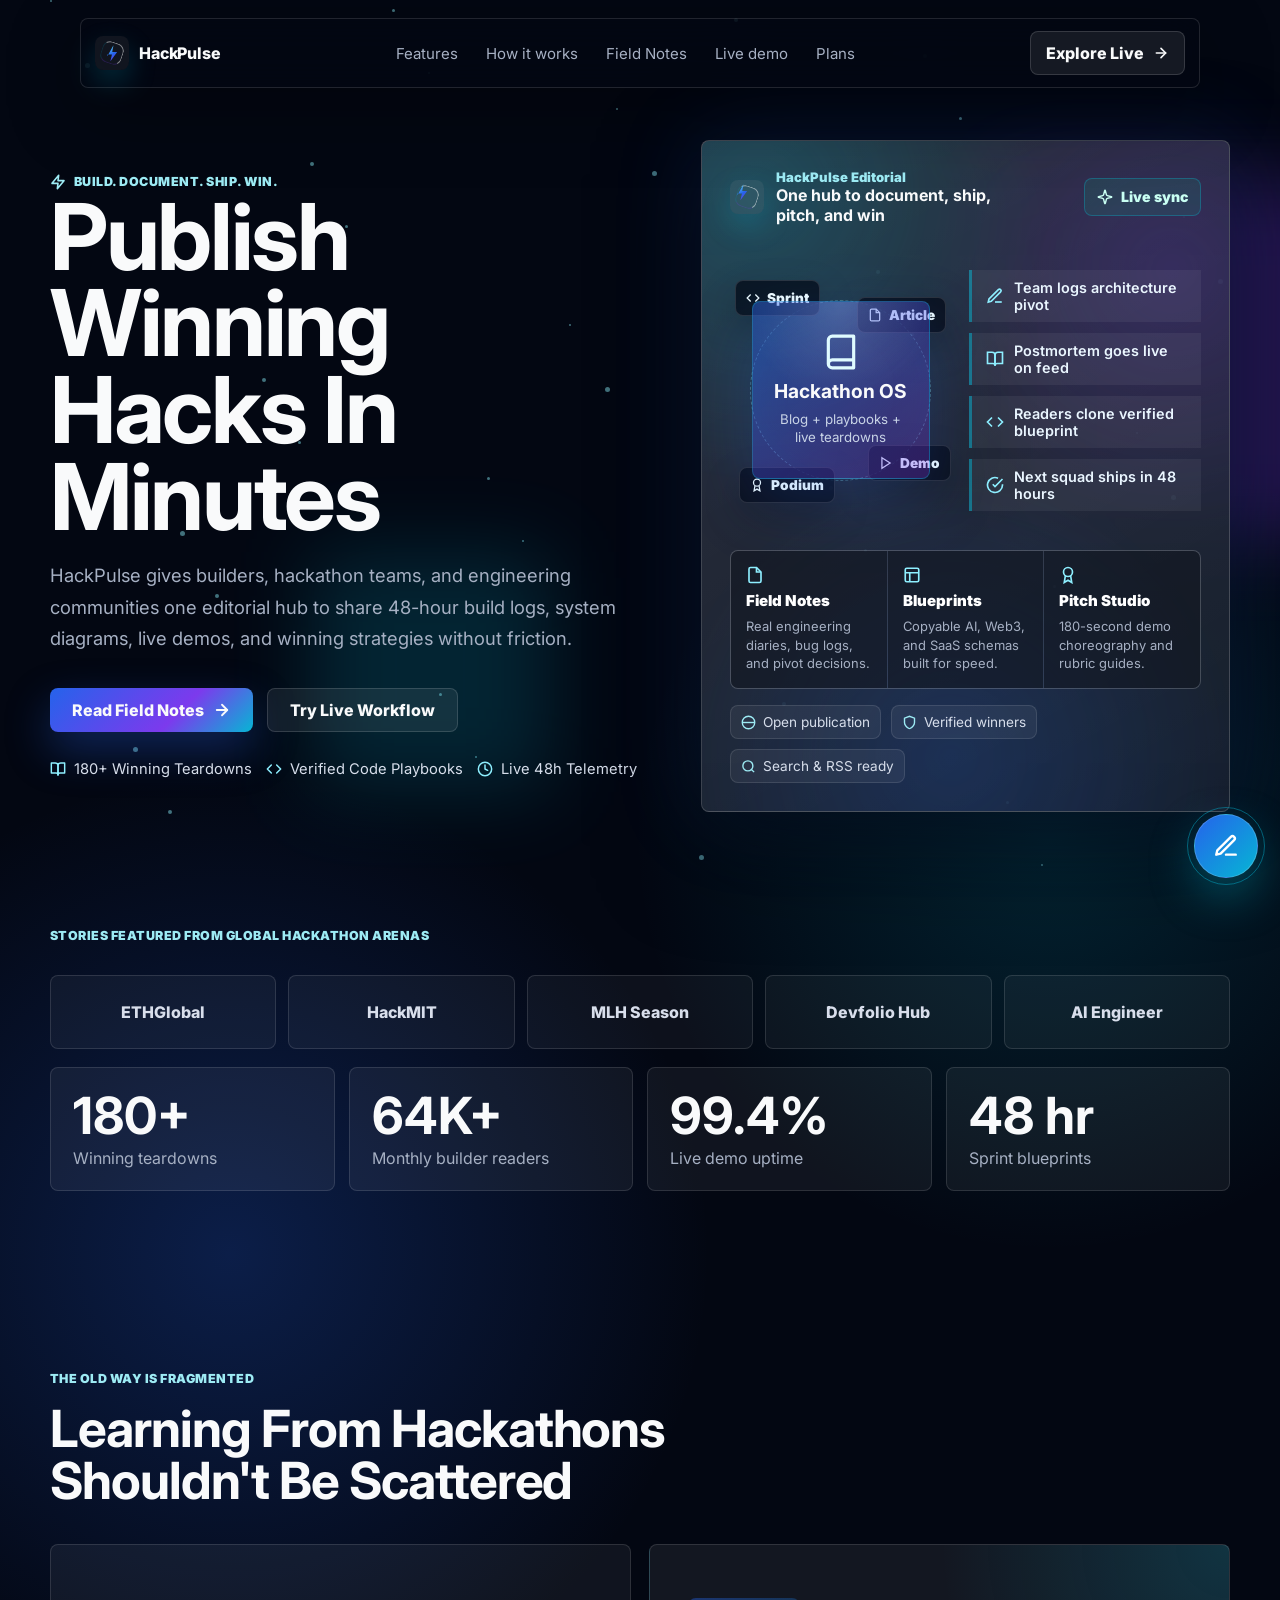
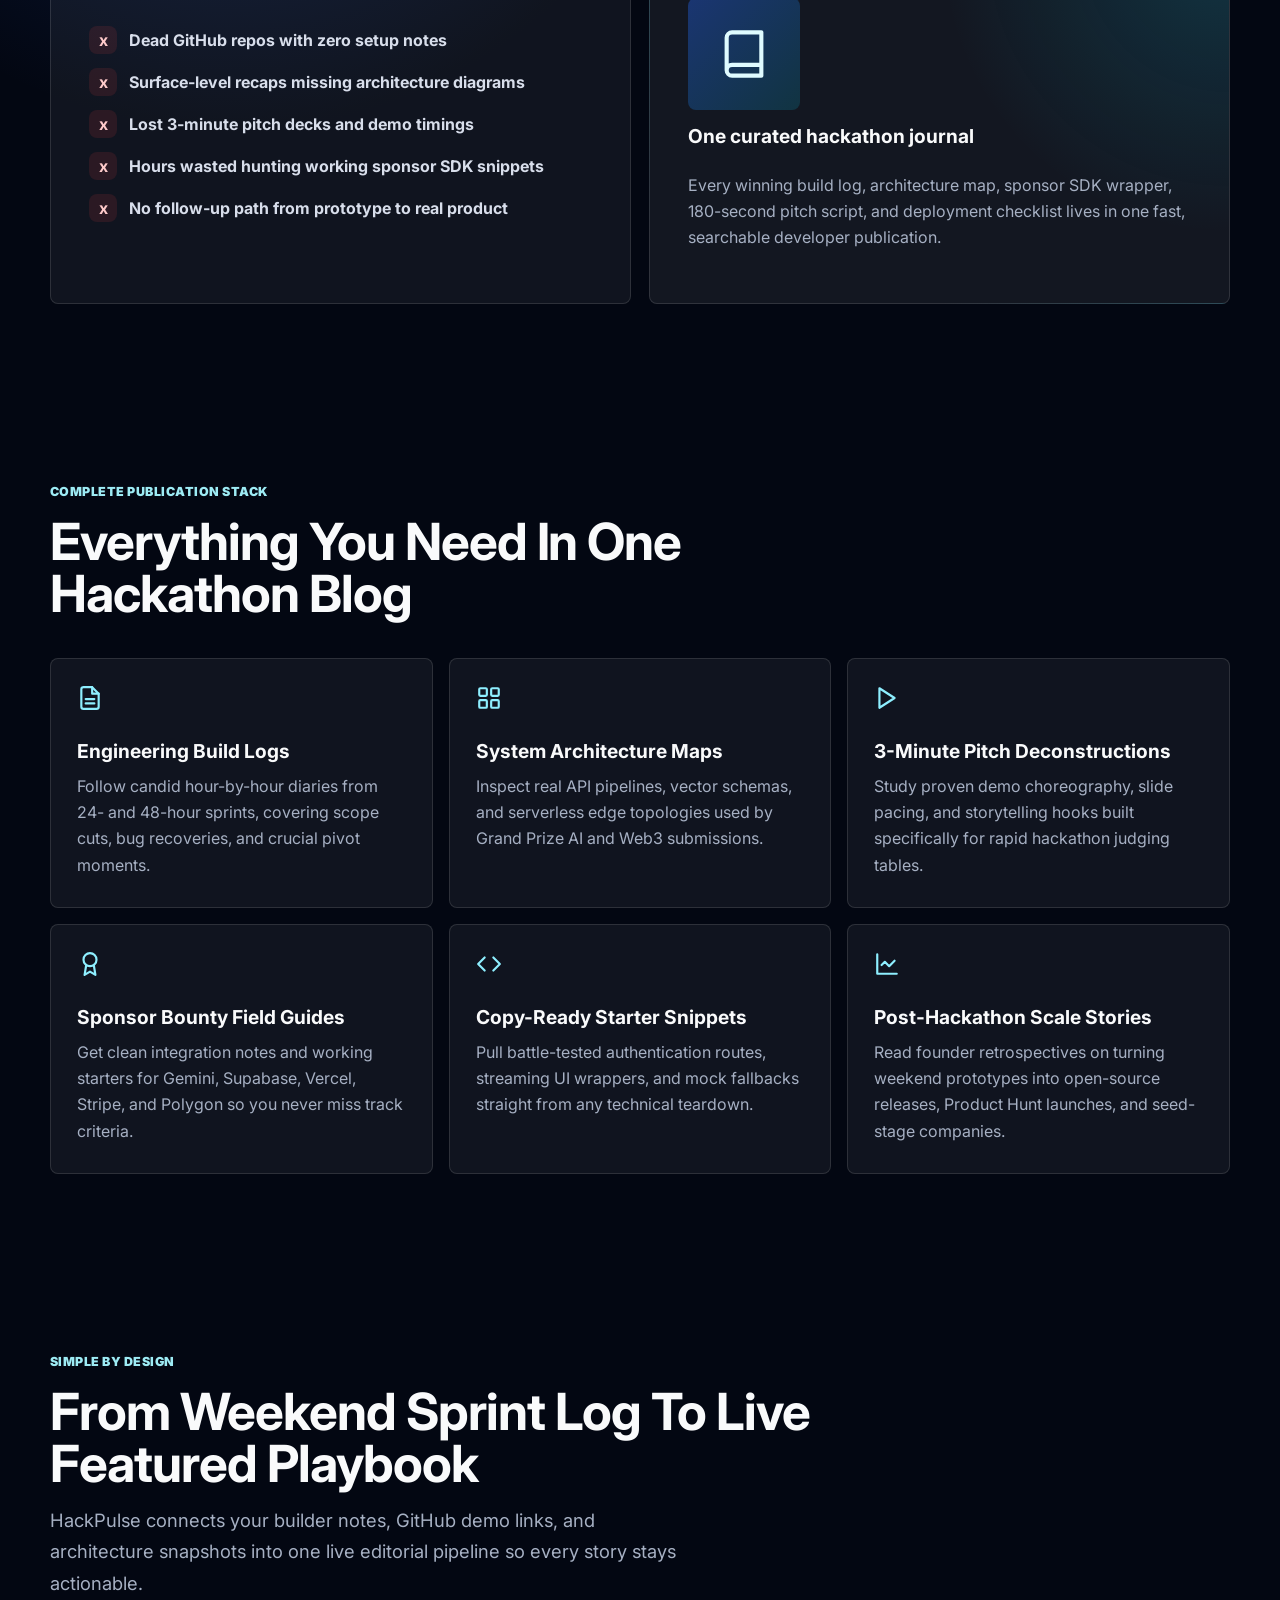
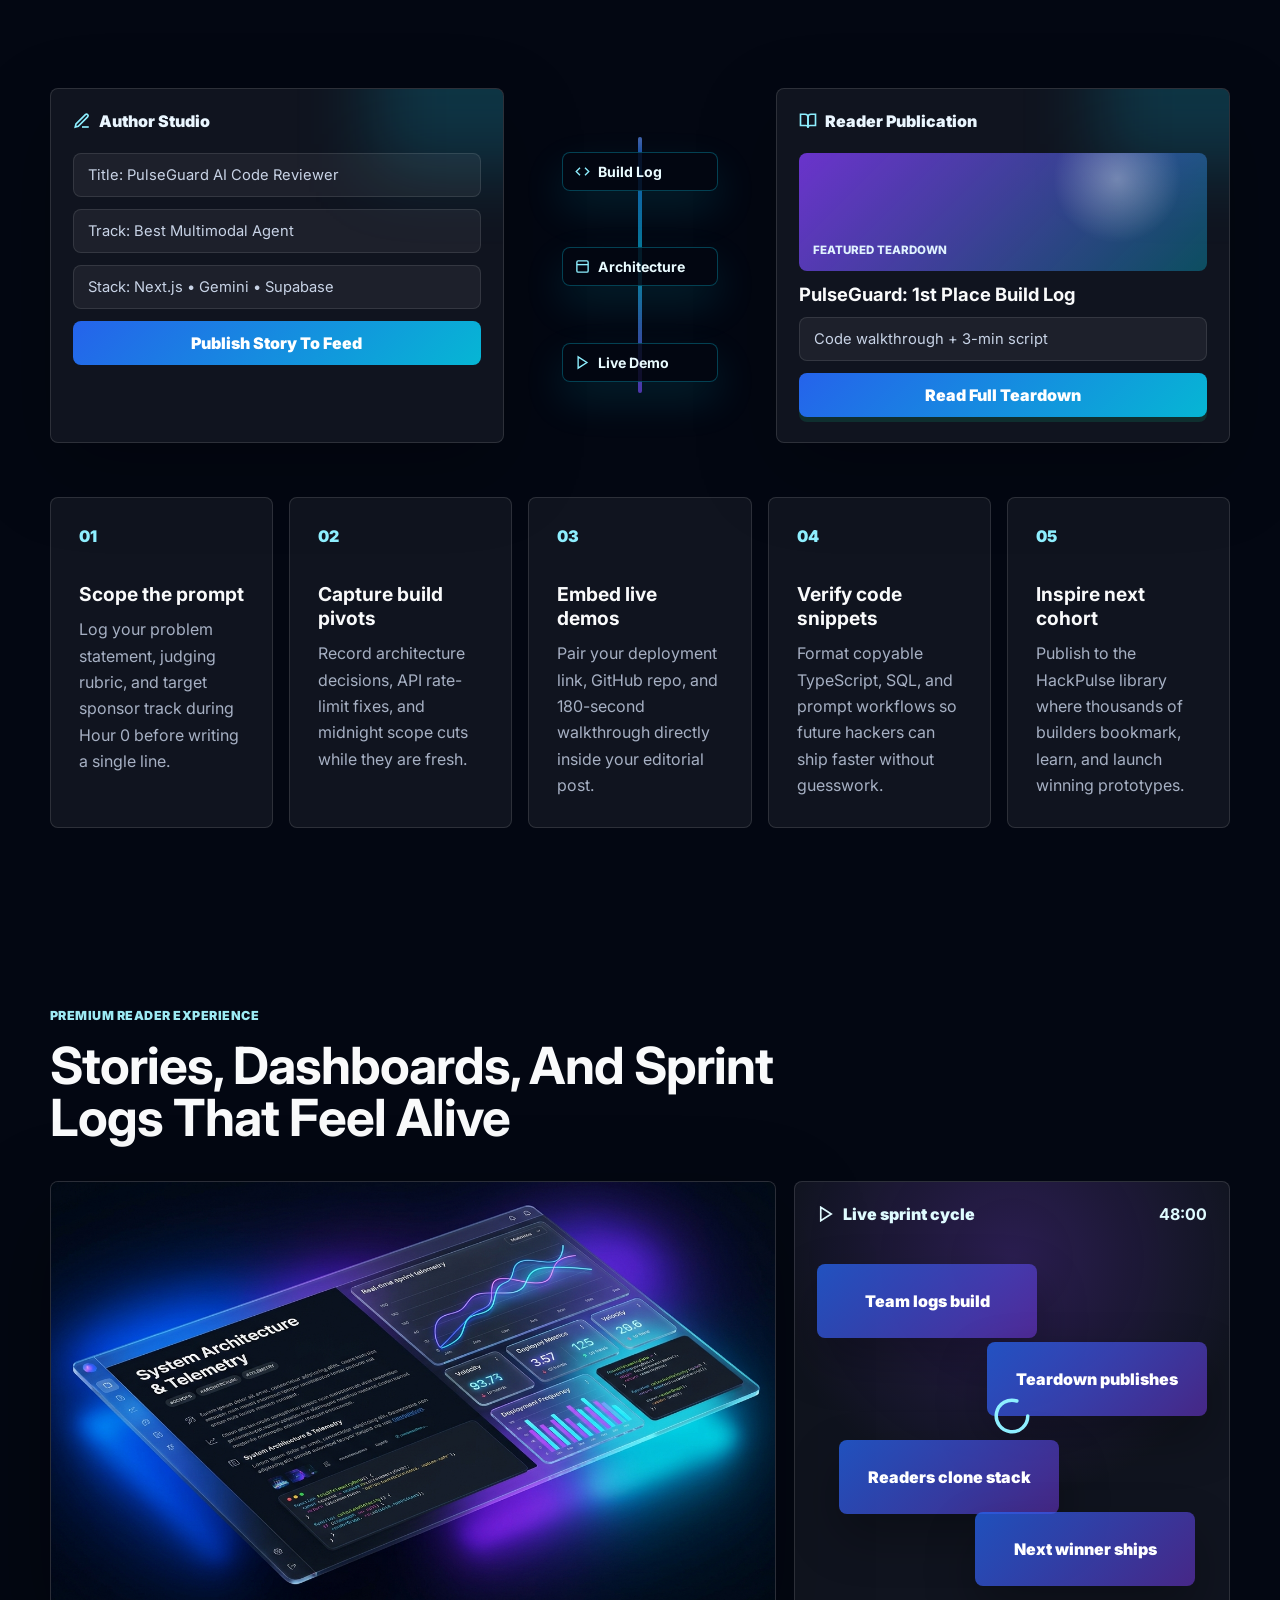
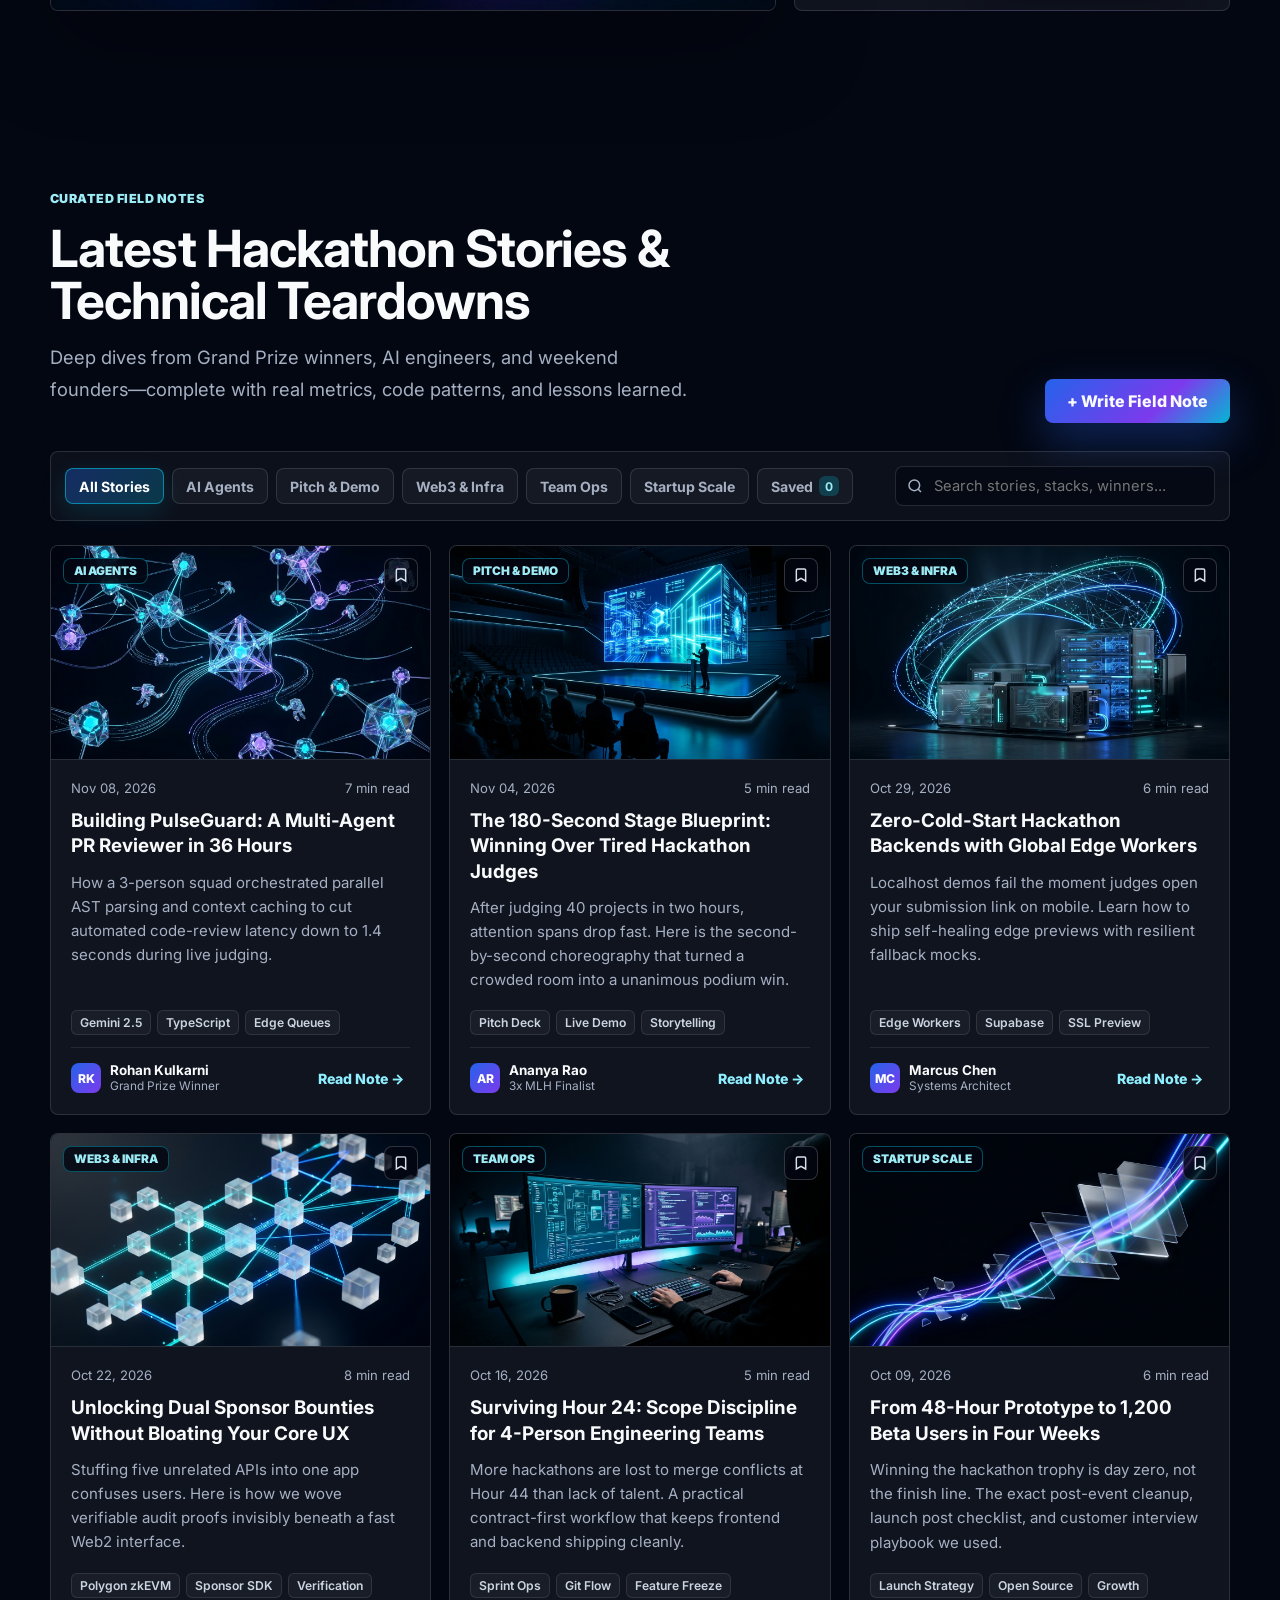
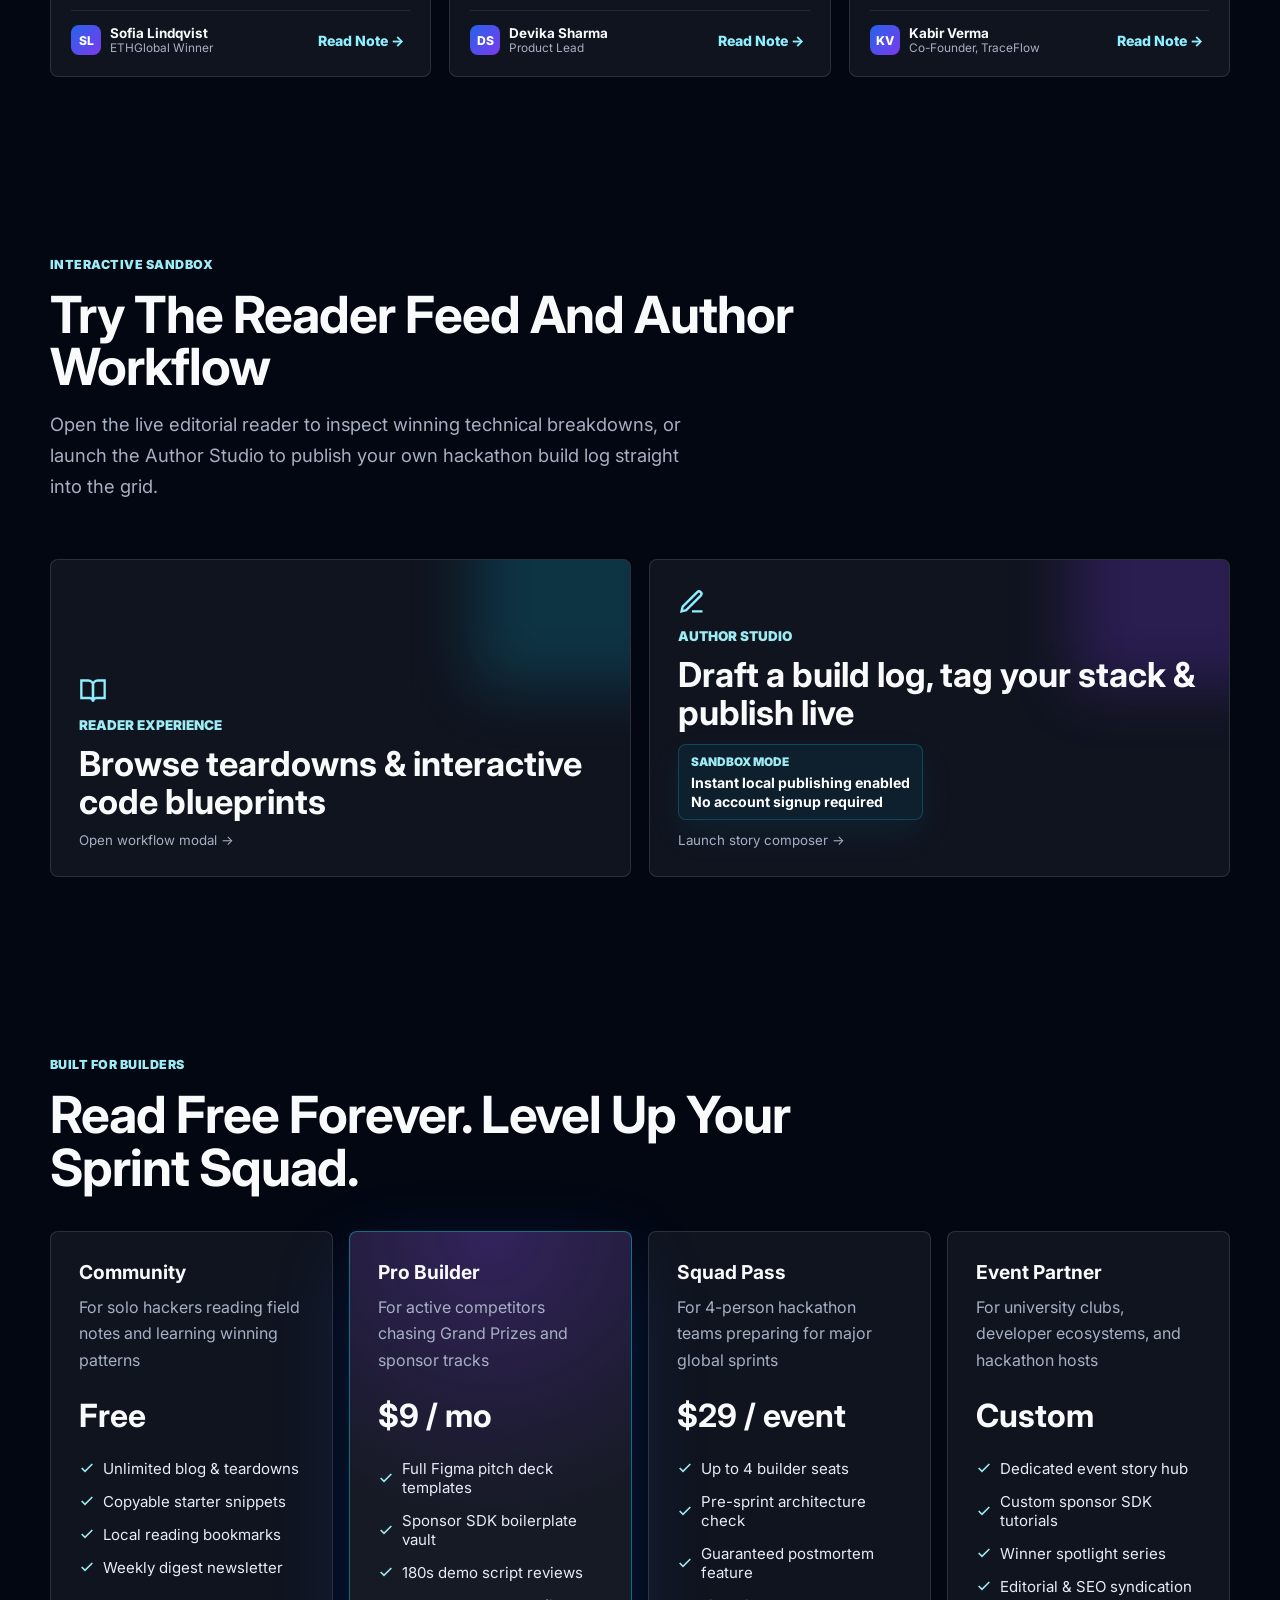
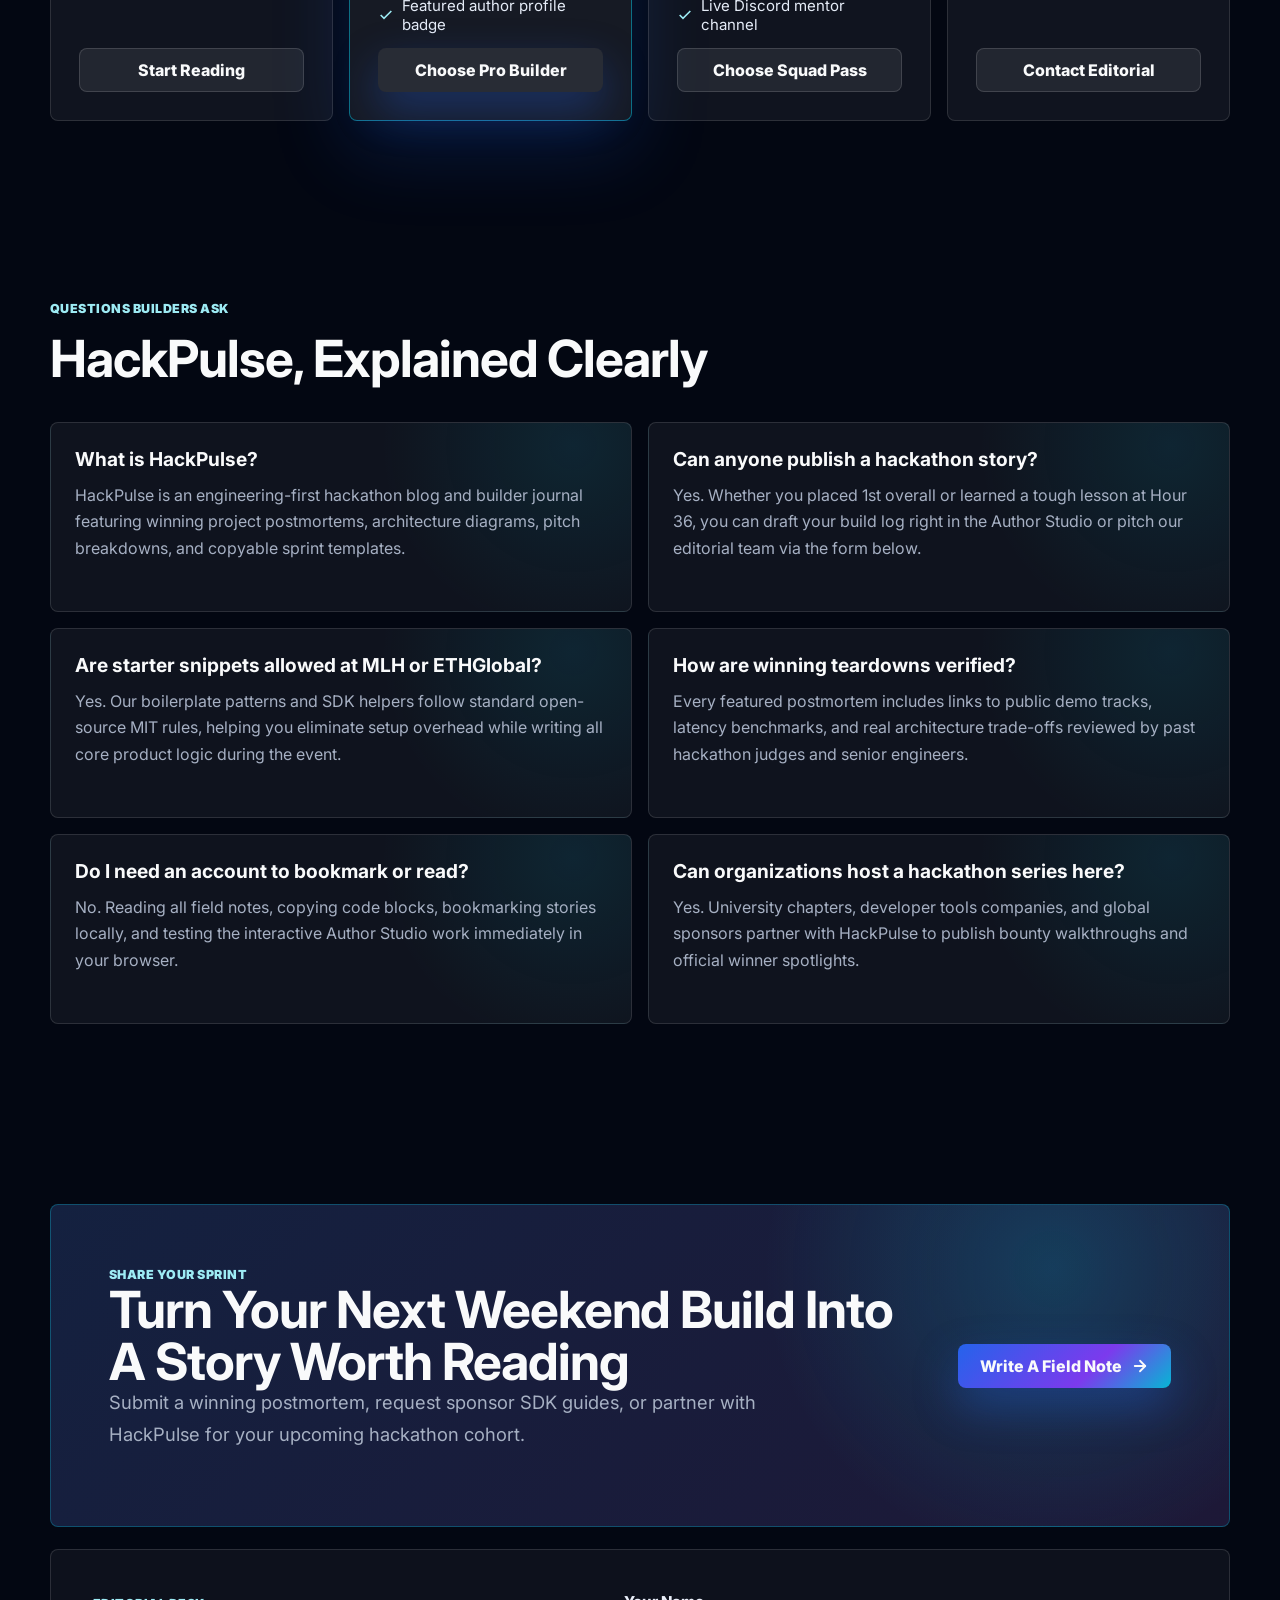
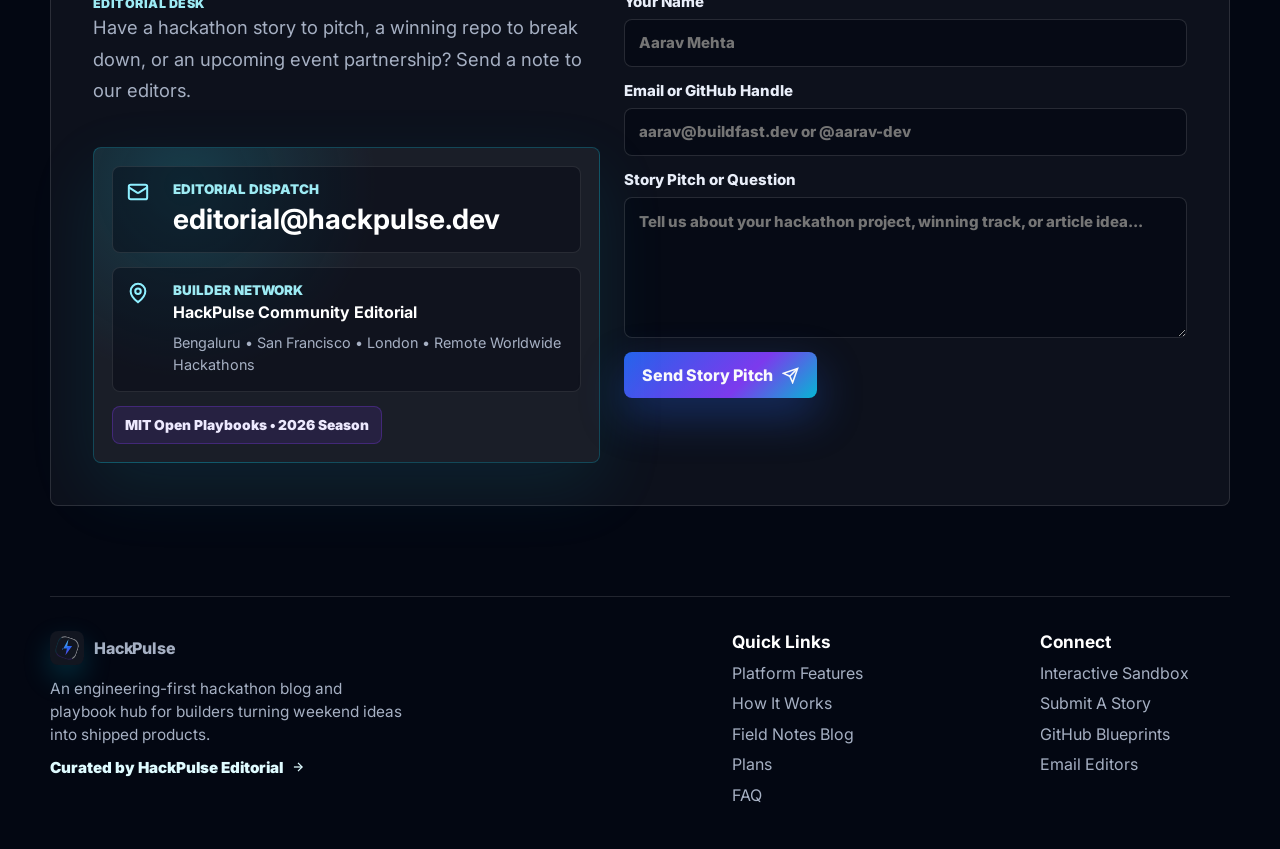
<file: index.html>
<!doctype html>
<html lang="en">
  <head>
    <meta charset="UTF-8" />
    <meta name="viewport" content="width=device-width, initial-scale=1.0" />
    <meta name="theme-color" content="#030712" />
    <meta name="color-scheme" content="dark" />
    <title>HackPulse | Hackathon Engineering Blog, Playbooks &amp; Live Teardowns</title>
    <meta
      name="description"
      content="HackPulse is a modern hackathon blog and builder platform featuring winning 48-hour postmortems, architecture blueprints, pitch deconstructions, and interactive sprint playbooks."
    />
    <meta
      name="keywords"
      content="hackathon blog, winning hackathon stories, hackathon architecture, 3 minute pitch deck, AI hackathon playbook, developer sprint notes"
    />
    <link
      rel="icon"
      type="image/svg+xml"
      href="data:image/svg+xml,%3Csvg xmlns='http://www.w3.org/2000/svg' viewBox='0 0 40 40'%3E%3Crect width='40' height='40' rx='10' fill='%23030712'/%3E%3Cpath d='M12 28L21 8L20 18H28L18 32L20 22H12Z' fill='%2306b6d4'/%3E%3C/svg%3E"
    />
    <link rel="preconnect" href="https://fonts.googleapis.com" />
    <link rel="preconnect" href="https://fonts.gstatic.com" crossorigin />
    <link
      href="https://fonts.googleapis.com/css2?family=Inter:wght@400;500;600;700;800;900&display=swap"
      rel="stylesheet"
    />
    <link rel="stylesheet" href="styles.css" />
  </head>
  <body>
    <div class="app">
      <!-- PRELOADER -->
      <div class="loading-screen" id="loading-screen" aria-hidden="false">
        <div class="loader-particles" id="loader-particles"></div>
        <span class="brand-logo large" aria-hidden="true">
          <span class="brand-orbit"></span>
          <svg class="brand-logo-svg" viewBox="0 0 40 40" fill="none">
            <path d="M12 25L22 7L20 18H28L17 33L19.5 22H12V25Z" fill="url(#brandGradLarge)" />
            <defs>
              <linearGradient id="brandGradLarge" x1="12" y1="7" x2="28" y2="33" gradientUnits="userSpaceOnUse">
                <stop stop-color="#67e8f9" />
                <stop offset="0.55" stop-color="#2563eb" />
                <stop offset="1" stop-color="#7c3aed" />
              </linearGradient>
            </defs>
          </svg>
        </span>
        <strong>HackPulse</strong>
        <p>Preparing hackathon field notes &amp; sprint stack</p>
        <div class="loader-track"><span></span></div>
      </div>

      <!-- FLOATING FROSTED GLASS NAVIGATION -->
      <header class="nav">
        <a class="logo" href="#top">
          <span class="brand-logo" aria-hidden="true">
            <span class="brand-orbit"></span>
            <svg class="brand-logo-svg" viewBox="0 0 40 40" fill="none">
              <path d="M12 25L22 7L20 18H28L17 33L19.5 22H12V25Z" fill="url(#brandGradNav)" />
              <defs>
                <linearGradient id="brandGradNav" x1="12" y1="7" x2="28" y2="33" gradientUnits="userSpaceOnUse">
                  <stop stop-color="#67e8f9" />
                  <stop offset="0.55" stop-color="#2563eb" />
                  <stop offset="1" stop-color="#7c3aed" />
                </linearGradient>
              </defs>
            </svg>
          </span>
          <span>HackPulse</span>
        </a>

        <nav aria-label="Primary Navigation">
          <a href="#features">Features</a>
          <a href="#process">How it works</a>
          <a href="#blog">Field Notes</a>
          <a href="#demo">Live demo</a>
          <a href="#pricing">Plans</a>
        </nav>

        <div class="nav-actions">
          <a class="nav-cta" href="#demo" data-open-demo>
            <span>Explore Live</span>
            <svg width="16" height="16" viewBox="0 0 24 24" fill="none" stroke="currentColor" stroke-width="2.4" stroke-linecap="round" stroke-linejoin="round">
              <path d="M5 12h14"></path>
              <path d="m12 5 7 7-7 7"></path>
            </svg>
          </a>
          <button class="mobile-menu-btn" id="mobile-menu-btn" type="button" aria-label="Toggle navigation menu" aria-expanded="false">
            <svg width="20" height="20" viewBox="0 0 24 24" fill="none" stroke="currentColor" stroke-width="2.2" stroke-linecap="round">
              <line x1="4" y1="7" x2="20" y2="7"></line>
              <line x1="4" y1="12" x2="20" y2="12"></line>
              <line x1="4" y1="17" x2="20" y2="17"></line>
            </svg>
          </button>
        </div>
      </header>

      <div class="mobile-drawer" id="mobile-drawer" aria-hidden="true">
        <a href="#features">Features</a>
        <a href="#process">How it works</a>
        <a href="#blog">Field Notes &amp; Blog</a>
        <a href="#demo">Live Demo</a>
        <a href="#pricing">Plans</a>
        <a href="#faq">FAQ</a>
        <a href="#contact">Contact</a>
      </div>

      <!-- HERO SECTION -->
      <section id="top" class="hero">
        <div class="particles" id="hero-particles" aria-hidden="true"></div>
        <div class="parallax-glow glow-one" aria-hidden="true"></div>
        <div class="parallax-glow glow-two" aria-hidden="true"></div>

        <div class="hero-copy">
          <div class="eyebrow">
            <svg width="16" height="16" viewBox="0 0 24 24" fill="none" stroke="currentColor" stroke-width="2.4" stroke-linecap="round" stroke-linejoin="round">
              <polygon points="13 2 3 14 12 14 11 22 21 10 12 10 13 2"></polygon>
            </svg>
            <span>Build. Document. Ship. Win.</span>
          </div>
          <h1>Publish Winning Hacks In Minutes</h1>
          <p>
            HackPulse gives builders, hackathon teams, and engineering communities one editorial hub to share 48-hour build logs, system diagrams, live demos, and winning strategies without friction.
          </p>
          <div class="hero-actions">
            <a class="button primary pulse" href="#blog">
              <span>Read Field Notes</span>
              <svg width="18" height="18" viewBox="0 0 24 24" fill="none" stroke="currentColor" stroke-width="2.4" stroke-linecap="round" stroke-linejoin="round">
                <path d="M5 12h14"></path>
                <path d="m12 5 7 7-7 7"></path>
              </svg>
            </a>
            <button class="button secondary" type="button" data-open-demo>Try Live Workflow</button>
          </div>
          <div class="hero-trust">
            <span>
              <svg width="16" height="16" viewBox="0 0 24 24" fill="none" stroke="currentColor" stroke-width="2.2" stroke-linecap="round" stroke-linejoin="round">
                <path d="M2 3h6a4 4 0 0 1 4 4v14a3 3 0 0 0-3-3H2z"></path>
                <path d="M22 3h-6a4 4 0 0 0-4 4v14a3 3 0 0 1 3-3h7z"></path>
              </svg>
              180+ Winning Teardowns
            </span>
            <span>
              <svg width="16" height="16" viewBox="0 0 24 24" fill="none" stroke="currentColor" stroke-width="2.2" stroke-linecap="round" stroke-linejoin="round">
                <polyline points="16 18 22 12 16 6"></polyline>
                <polyline points="8 6 2 12 8 18"></polyline>
              </svg>
              Verified Code Playbooks
            </span>
            <span>
              <svg width="16" height="16" viewBox="0 0 24 24" fill="none" stroke="currentColor" stroke-width="2.2" stroke-linecap="round" stroke-linejoin="round">
                <circle cx="12" cy="12" r="10"></circle>
                <path d="M12 6v6l4 2"></path>
              </svg>
              Live 48h Telemetry
            </span>
          </div>
        </div>

        <!-- SIGNATURE RIGHT FLOATING INFO CARD (Mirrors readytoscale.in .product-info-card) -->
        <div class="product-info-card" aria-label="HackPulse editorial summary">
          <div class="info-card-bg" aria-hidden="true"></div>
          <div class="info-card-header">
            <div class="info-brand">
              <span class="brand-logo" aria-hidden="true">
                <span class="brand-orbit"></span>
                <svg class="brand-logo-svg" viewBox="0 0 40 40" fill="none">
                  <path d="M12 25L22 7L20 18H28L17 33L19.5 22H12V25Z" fill="url(#brandGradCard)" />
                  <defs>
                    <linearGradient id="brandGradCard" x1="12" y1="7" x2="28" y2="33" gradientUnits="userSpaceOnUse">
                      <stop stop-color="#67e8f9" />
                      <stop offset="0.55" stop-color="#2563eb" />
                      <stop offset="1" stop-color="#7c3aed" />
                    </linearGradient>
                  </defs>
                </svg>
              </span>
              <div>
                <span>HackPulse Editorial</span>
                <strong>One hub to document, ship, pitch, and win</strong>
              </div>
            </div>
            <div class="live-badge">
              <svg width="16" height="16" viewBox="0 0 24 24" fill="none" stroke="currentColor" stroke-width="2.2" stroke-linecap="round" stroke-linejoin="round">
                <path d="M9.937 15.5A2 2 0 0 0 8.5 14.063l-6.135-1.582a.5.5 0 0 1 0-.962L8.5 9.936A2 2 0 0 0 9.937 8.5l1.582-6.135a.5.5 0 0 1 .963 0L14.063 8.5A2 2 0 0 0 15.5 9.937l6.135 1.581a.5.5 0 0 1 0 .964L15.5 14.063a2 2 0 0 0-1.437 1.437l-1.582 6.135a.5.5 0 0 1-.963 0z"></path>
              </svg>
              Live sync
            </div>
          </div>

          <div class="story-card-body">
            <div class="story-orbit" aria-hidden="true">
              <span class="orbit-path"></span>
              <span class="orbit-chip chip-admin">
                <svg width="14" height="14" viewBox="0 0 24 24" fill="none" stroke="currentColor" stroke-width="2.2"><polyline points="16 18 22 12 16 6"></polyline><polyline points="8 6 2 12 8 18"></polyline></svg>
                Sprint
              </span>
              <span class="orbit-chip chip-store">
                <svg width="14" height="14" viewBox="0 0 24 24" fill="none" stroke="currentColor" stroke-width="2.2"><path d="M14 2H6a2 2 0 0 0-2 2v16a2 2 0 0 0 2 2h12a2 2 0 0 0 2-2V8z"></path><polyline points="14 2 14 8 20 8"></polyline></svg>
                Article
              </span>
              <span class="orbit-chip chip-pay">
                <svg width="14" height="14" viewBox="0 0 24 24" fill="none" stroke="currentColor" stroke-width="2.2"><polygon points="5 3 19 12 5 21 5 3"></polygon></svg>
                Demo
              </span>
              <span class="orbit-chip chip-ship">
                <svg width="14" height="14" viewBox="0 0 24 24" fill="none" stroke="currentColor" stroke-width="2.2"><circle cx="12" cy="8" r="6"></circle><path d="M15.477 12.89 17 22l-5-3-5 3 1.523-9.11"></path></svg>
                Podium
              </span>
              <div class="story-core">
                <svg width="38" height="38" viewBox="0 0 24 24" fill="none" stroke="currentColor" stroke-width="2" stroke-linecap="round" stroke-linejoin="round">
                  <path d="M4 19.5v-15A2.5 2.5 0 0 1 6.5 2H20v20H6.5a2.5 2.5 0 0 1 0-5H20"></path>
                </svg>
                <strong>Hackathon OS</strong>
                <small>Blog + playbooks + live teardowns</small>
              </div>
            </div>

            <div class="story-feed">
              <div class="feed-item feed-one">
                <svg width="18" height="18" viewBox="0 0 24 24" fill="none" stroke="currentColor" stroke-width="2.2"><path d="M12 20h9"></path><path d="M16.5 3.5a2.12 2.12 0 0 1 3 3L7 19l-4 1 1-4Z"></path></svg>
                <span>Team logs architecture pivot</span>
              </div>
              <div class="feed-item feed-two">
                <svg width="18" height="18" viewBox="0 0 24 24" fill="none" stroke="currentColor" stroke-width="2.2"><path d="M2 3h6a4 4 0 0 1 4 4v14a3 3 0 0 0-3-3H2z"></path><path d="M22 3h-6a4 4 0 0 0-4 4v14a3 3 0 0 1 3-3h7z"></path></svg>
                <span>Postmortem goes live on feed</span>
              </div>
              <div class="feed-item feed-three">
                <svg width="18" height="18" viewBox="0 0 24 24" fill="none" stroke="currentColor" stroke-width="2.2"><polyline points="16 18 22 12 16 6"></polyline><polyline points="8 6 2 12 8 18"></polyline></svg>
                <span>Readers clone verified blueprint</span>
              </div>
              <div class="feed-item feed-four">
                <svg width="18" height="18" viewBox="0 0 24 24" fill="none" stroke="currentColor" stroke-width="2.2"><path d="M22 11.08V12a10 10 0 1 1-5.93-9.14"></path><polyline points="22 4 12 14.01 9 11.01"></polyline></svg>
                <span>Next squad ships in 48 hours</span>
              </div>
            </div>
          </div>

          <div class="capability-strip">
            <div class="capability-item">
              <svg width="18" height="18" viewBox="0 0 24 24" fill="none" stroke="currentColor" stroke-width="2.2"><path d="M14 2H6a2 2 0 0 0-2 2v16a2 2 0 0 0 2 2h12a2 2 0 0 0 2-2V8z"></path><polyline points="14 2 14 8 20 8"></polyline></svg>
              <span>Field Notes</span>
              <small>Real engineering diaries, bug logs, and pivot decisions.</small>
            </div>
            <div class="capability-item">
              <svg width="18" height="18" viewBox="0 0 24 24" fill="none" stroke="currentColor" stroke-width="2.2"><rect width="18" height="18" x="3" y="3" rx="2"></rect><path d="M3 9h18"></path><path d="M9 21V9"></path></svg>
              <span>Blueprints</span>
              <small>Copyable AI, Web3, and SaaS schemas built for speed.</small>
            </div>
            <div class="capability-item">
              <svg width="18" height="18" viewBox="0 0 24 24" fill="none" stroke="currentColor" stroke-width="2.2"><circle cx="12" cy="8" r="6"></circle><path d="M15.477 12.89 17 22l-5-3-5 3 1.523-9.11"></path></svg>
              <span>Pitch Studio</span>
              <small>180-second demo choreography and rubric guides.</small>
            </div>
          </div>

          <div class="info-card-footer">
            <span>
              <svg width="15" height="15" viewBox="0 0 24 24" fill="none" stroke="currentColor" stroke-width="2.2"><circle cx="12" cy="12" r="10"></circle><path d="M2 12h20"></path></svg>
              Open publication
            </span>
            <span>
              <svg width="15" height="15" viewBox="0 0 24 24" fill="none" stroke="currentColor" stroke-width="2.2"><path d="M12 22s8-4 8-10V5l-8-3-8 3v7c0 6 8 10 8 10"></path></svg>
              Verified winners
            </span>
            <span>
              <svg width="15" height="15" viewBox="0 0 24 24" fill="none" stroke="currentColor" stroke-width="2.2"><circle cx="11" cy="11" r="8"></circle><path d="m21 21-4.3-4.3"></path></svg>
              Search &amp; RSS ready
            </span>
          </div>
        </div>
      </section>

      <!-- LOGOS & METRICS SECTION -->
      <section class="logos-section section-pad" data-reveal>
        <p class="section-kicker">Stories featured from global hackathon arenas</p>
        <div class="logo-strip">
          <span>ETHGlobal</span>
          <span>HackMIT</span>
          <span>MLH Season</span>
          <span>Devfolio Hub</span>
          <span>AI Engineer</span>
        </div>
        <div class="metrics">
          <div class="metric">
            <strong>180+</strong>
            <span>Winning teardowns</span>
          </div>
          <div class="metric">
            <strong>64K+</strong>
            <span>Monthly builder readers</span>
          </div>
          <div class="metric">
            <strong>99.4%</strong>
            <span>Live demo uptime</span>
          </div>
          <div class="metric">
            <strong>48 hr</strong>
            <span>Sprint blueprints</span>
          </div>
        </div>
      </section>

      <!-- PROBLEM VS SOLUTION COMPARISON -->
      <section class="problem section-pad">
        <div class="section-heading" data-reveal>
          <span class="section-kicker">The old way is fragmented</span>
          <h2>Learning From Hackathons Shouldn't Be Scattered</h2>
        </div>
        <div class="comparison">
          <div class="pain-panel" data-reveal>
            <div class="pain-item"><span>x</span>Dead GitHub repos with zero setup notes</div>
            <div class="pain-item"><span>x</span>Surface-level recaps missing architecture diagrams</div>
            <div class="pain-item"><span>x</span>Lost 3-minute pitch decks and demo timings</div>
            <div class="pain-item"><span>x</span>Hours wasted hunting working sponsor SDK snippets</div>
            <div class="pain-item"><span>x</span>No follow-up path from prototype to real product</div>
          </div>
          <div class="solution-panel" data-reveal>
            <div class="solution-orbit">
              <svg width="52" height="52" viewBox="0 0 24 24" fill="none" stroke="currentColor" stroke-width="1.9" stroke-linecap="round" stroke-linejoin="round">
                <path d="M4 19.5v-15A2.5 2.5 0 0 1 6.5 2H20v20H6.5a2.5 2.5 0 0 1 0-5H20"></path>
              </svg>
            </div>
            <h3>One curated hackathon journal</h3>
            <p>
              Every winning build log, architecture map, sponsor SDK wrapper, 180-second pitch script, and deployment checklist lives in one fast, searchable developer publication.
            </p>
          </div>
        </div>
      </section>

      <!-- FEATURES SECTION (#features) -->
      <section id="features" class="features section-pad">
        <div class="section-heading" data-reveal>
          <span class="section-kicker">Complete publication stack</span>
          <h2>Everything You Need In One Hackathon Blog</h2>
        </div>
        <div class="feature-grid" data-reveal>
          <article class="feature-card">
            <svg width="26" height="26" viewBox="0 0 24 24" fill="none" stroke="currentColor" stroke-width="2" stroke-linecap="round" stroke-linejoin="round">
              <path d="M14 2H6a2 2 0 0 0-2 2v16a2 2 0 0 0 2 2h12a2 2 0 0 0 2-2V8z"></path>
              <polyline points="14 2 14 8 20 8"></polyline>
              <line x1="16" y1="13" x2="8" y2="13"></line>
              <line x1="16" y1="17" x2="8" y2="17"></line>
            </svg>
            <h3>Engineering Build Logs</h3>
            <p>Follow candid hour-by-hour diaries from 24- and 48-hour sprints, covering scope cuts, bug recoveries, and crucial pivot moments.</p>
          </article>

          <article class="feature-card">
            <svg width="26" height="26" viewBox="0 0 24 24" fill="none" stroke="currentColor" stroke-width="2" stroke-linecap="round" stroke-linejoin="round">
              <rect width="7" height="7" x="3" y="3" rx="1"></rect>
              <rect width="7" height="7" x="14" y="3" rx="1"></rect>
              <rect width="7" height="7" x="14" y="14" rx="1"></rect>
              <rect width="7" height="7" x="3" y="14" rx="1"></rect>
            </svg>
            <h3>System Architecture Maps</h3>
            <p>Inspect real API pipelines, vector schemas, and serverless edge topologies used by Grand Prize AI and Web3 submissions.</p>
          </article>

          <article class="feature-card">
            <svg width="26" height="26" viewBox="0 0 24 24" fill="none" stroke="currentColor" stroke-width="2" stroke-linecap="round" stroke-linejoin="round">
              <polygon points="5 3 19 12 5 21 5 3"></polygon>
            </svg>
            <h3>3-Minute Pitch Deconstructions</h3>
            <p>Study proven demo choreography, slide pacing, and storytelling hooks built specifically for rapid hackathon judging tables.</p>
          </article>

          <article class="feature-card">
            <svg width="26" height="26" viewBox="0 0 24 24" fill="none" stroke="currentColor" stroke-width="2" stroke-linecap="round" stroke-linejoin="round">
              <circle cx="12" cy="8" r="6"></circle>
              <path d="M15.477 12.89 17 22l-5-3-5 3 1.523-9.11"></path>
            </svg>
            <h3>Sponsor Bounty Field Guides</h3>
            <p>Get clean integration notes and working starters for Gemini, Supabase, Vercel, Stripe, and Polygon so you never miss track criteria.</p>
          </article>

          <article class="feature-card">
            <svg width="26" height="26" viewBox="0 0 24 24" fill="none" stroke="currentColor" stroke-width="2" stroke-linecap="round" stroke-linejoin="round">
              <polyline points="16 18 22 12 16 6"></polyline>
              <polyline points="8 6 2 12 8 18"></polyline>
            </svg>
            <h3>Copy-Ready Starter Snippets</h3>
            <p>Pull battle-tested authentication routes, streaming UI wrappers, and mock fallbacks straight from any technical teardown.</p>
          </article>

          <article class="feature-card">
            <svg width="26" height="26" viewBox="0 0 24 24" fill="none" stroke="currentColor" stroke-width="2" stroke-linecap="round" stroke-linejoin="round">
              <path d="M3 3v18h18"></path>
              <path d="m19 9-5 5-4-4-3 3"></path>
            </svg>
            <h3>Post-Hackathon Scale Stories</h3>
            <p>Read founder retrospectives on turning weekend prototypes into open-source releases, Product Hunt launches, and seed-stage companies.</p>
          </article>
        </div>
      </section>

      <!-- PROCESS / HOW IT WORKS (#process) -->
      <section id="process" class="process section-pad">
        <div class="section-heading" data-reveal>
          <span class="section-kicker">Simple by design</span>
          <h2>From Weekend Sprint Log To Live Featured Playbook</h2>
          <p>
            HackPulse connects your builder notes, GitHub demo links, and architecture snapshots into one live editorial pipeline so every story stays actionable.
          </p>
        </div>

        <!-- 3-COLUMN LIVE FLOW STAGE (Mirrors readytoscale.in .flow-stage) -->
        <div class="flow-stage" data-reveal>
          <div class="portal-card">
            <div class="portal-top">
              <svg width="18" height="18" viewBox="0 0 24 24" fill="none" stroke="currentColor" stroke-width="2.2"><path d="M12 20h9"></path><path d="M16.5 3.5a2.12 2.12 0 0 1 3 3L7 19l-4 1 1-4Z"></path></svg>
              <span>Author Studio</span>
            </div>
            <div class="admin-form">
              <span>Title: PulseGuard AI Code Reviewer</span>
              <span>Track: Best Multimodal Agent</span>
              <span>Stack: Next.js • Gemini • Supabase</span>
              <button type="button" id="flow-publish-btn">Publish Story To Feed</button>
            </div>
          </div>

          <div class="sync-lane" aria-hidden="true">
            <div class="sync-line"></div>
            <div class="data-chip chip-product">
              <svg width="15" height="15" viewBox="0 0 24 24" fill="none" stroke="currentColor" stroke-width="2.2"><polyline points="16 18 22 12 16 6"></polyline><polyline points="8 6 2 12 8 18"></polyline></svg>
              Build Log
            </div>
            <div class="data-chip chip-order">
              <svg width="15" height="15" viewBox="0 0 24 24" fill="none" stroke="currentColor" stroke-width="2.2"><rect width="18" height="18" x="3" y="3" rx="2"></rect><path d="M3 9h18"></path></svg>
              Architecture
            </div>
            <div class="data-chip chip-status">
              <svg width="15" height="15" viewBox="0 0 24 24" fill="none" stroke="currentColor" stroke-width="2.2"><polygon points="5 3 19 12 5 21 5 3"></polygon></svg>
              Live Demo
            </div>
          </div>

          <div class="portal-card">
            <div class="portal-top">
              <svg width="18" height="18" viewBox="0 0 24 24" fill="none" stroke="currentColor" stroke-width="2.2"><path d="M2 3h6a4 4 0 0 1 4 4v14a3 3 0 0 0-3-3H2z"></path><path d="M22 3h-6a4 4 0 0 0-4 4v14a3 3 0 0 1 3-3h7z"></path></svg>
              <span>Reader Publication</span>
            </div>
            <div class="phone-store">
              <div class="mini-product">
                <small>Featured Teardown</small>
              </div>
              <strong id="flow-preview-title">PulseGuard: 1st Place Build Log</strong>
              <span>Code walkthrough + 3-min script</span>
              <button type="button" id="flow-read-btn">Read Full Teardown</button>
            </div>
            <div class="live-toast" id="flow-live-toast">
              <svg width="15" height="15" viewBox="0 0 24 24" fill="none" stroke="currentColor" stroke-width="2.4"><path d="M22 11.08V12a10 10 0 1 1-5.93-9.14"></path><polyline points="22 4 12 14.01 9 11.01"></polyline></svg>
              New field note synced to feed
            </div>
          </div>
        </div>

        <!-- 5-STEP HORIZONTAL CARDS -->
        <div class="steps workflow-steps" data-reveal>
          <article class="step">
            <span>01</span>
            <h3>Scope the prompt</h3>
            <p>Log your problem statement, judging rubric, and target sponsor track during Hour 0 before writing a single line.</p>
          </article>
          <article class="step">
            <span>02</span>
            <h3>Capture build pivots</h3>
            <p>Record architecture decisions, API rate-limit fixes, and midnight scope cuts while they are fresh.</p>
          </article>
          <article class="step">
            <span>03</span>
            <h3>Embed live demos</h3>
            <p>Pair your deployment link, GitHub repo, and 180-second walkthrough directly inside your editorial post.</p>
          </article>
          <article class="step">
            <span>04</span>
            <h3>Verify code snippets</h3>
            <p>Format copyable TypeScript, SQL, and prompt workflows so future hackers can ship faster without guesswork.</p>
          </article>
          <article class="step">
            <span>05</span>
            <h3>Inspire next cohort</h3>
            <p>Publish to the HackPulse library where thousands of builders bookmark, learn, and launch winning prototypes.</p>
          </article>
        </div>
      </section>

      <!-- VISUAL STORY & LIVE REEL SECTION -->
      <section class="visual-story section-pad">
        <div class="section-heading" data-reveal>
          <span class="section-kicker">Premium reader experience</span>
          <h2>Stories, Dashboards, And Sprint Logs That Feel Alive</h2>
        </div>
        <div class="visual-grid">
          <figure class="generated-visual" data-reveal>
            <img
              src="./assets/showcase-dashboard.jpg"
              alt="HackPulse dark-mode engineering blog layout and real-time sprint telemetry visual"
              loading="lazy"
            />
          </figure>
          <div class="demo-reel" data-reveal>
            <div class="reel-header">
              <span>
                <svg width="18" height="18" viewBox="0 0 24 24" fill="none" stroke="currentColor" stroke-width="2.2"><polygon points="5 3 19 12 5 21 5 3"></polygon></svg>
                Live sprint cycle
              </span>
              <strong>48:00</strong>
            </div>
            <div class="reel-scene">
              <div class="reel-card add-card">Team logs build</div>
              <div class="reel-card user-card">Teardown publishes</div>
              <div class="reel-card order-card">Readers clone stack</div>
              <div class="reel-card ship-card">Next winner ships</div>
              <svg class="reel-spinner" width="42" height="42" viewBox="0 0 24 24" fill="none" stroke="currentColor" stroke-width="2" stroke-linecap="round">
                <path d="M21 12a9 9 0 1 1-6.219-8.56"></path>
              </svg>
            </div>
          </div>
        </div>
      </section>

      <!-- HACKATHON BLOG & FIELD NOTES SECTION (#blog) -->
      <section id="blog" class="section-pad">
        <div class="blog-header-row" data-reveal>
          <div class="section-heading">
            <span class="section-kicker">Curated field notes</span>
            <h2>Latest Hackathon Stories &amp; Technical Teardowns</h2>
            <p>
              Deep dives from Grand Prize winners, AI engineers, and weekend founders—complete with real metrics, code patterns, and lessons learned.
            </p>
          </div>
          <button class="button primary" type="button" id="open-composer-btn">
            <span>+ Write Field Note</span>
          </button>
        </div>

        <div class="blog-toolbar" data-reveal>
          <div class="blog-filters" id="blog-filters" role="group" aria-label="Filter articles by category">
            <button class="filter-pill active" type="button" data-category="All">All Stories</button>
            <button class="filter-pill" type="button" data-category="AI Agents">AI Agents</button>
            <button class="filter-pill" type="button" data-category="Pitch & Demo">Pitch &amp; Demo</button>
            <button class="filter-pill" type="button" data-category="Web3 & Infra">Web3 &amp; Infra</button>
            <button class="filter-pill" type="button" data-category="Team Ops">Team Ops</button>
            <button class="filter-pill" type="button" data-category="Startup Scale">Startup Scale</button>
            <button class="filter-pill" type="button" data-category="Saved">
              Saved <span class="saved-badge" id="saved-count">0</span>
            </button>
          </div>
          <div class="blog-search-wrap">
            <svg width="16" height="16" viewBox="0 0 24 24" fill="none" stroke="currentColor" stroke-width="2.2"><circle cx="11" cy="11" r="8"></circle><path d="m21 21-4.3-4.3"></path></svg>
            <input type="search" id="blog-search" placeholder="Search stories, stacks, winners..." autocomplete="off" />
          </div>
        </div>

        <div class="blog-grid" id="blog-grid"></div>
        <div class="blog-empty" id="blog-empty" hidden>
          <h3>No matching hackathon stories</h3>
          <p>Try a different keyword or reset the category filter to browse all field notes.</p>
          <button class="button secondary small" type="button" id="reset-filters-btn">Show All Stories</button>
        </div>
      </section>

      <!-- LIVE DEMO CARDS (#demo) -->
      <section id="demo" class="live-demo section-pad">
        <div class="section-heading" data-reveal>
          <span class="section-kicker">Interactive sandbox</span>
          <h2>Try The Reader Feed And Author Workflow</h2>
          <p>
            Open the live editorial reader to inspect winning technical breakdowns, or launch the Author Studio to publish your own hackathon build log straight into the grid.
          </p>
        </div>
        <div class="demo-actions" data-reveal>
          <button class="demo-card" type="button" data-open-demo>
            <svg width="28" height="28" viewBox="0 0 24 24" fill="none" stroke="currentColor" stroke-width="2"><path d="M2 3h6a4 4 0 0 1 4 4v14a3 3 0 0 0-3-3H2z"></path><path d="M22 3h-6a4 4 0 0 0-4 4v14a3 3 0 0 1 3-3h7z"></path></svg>
            <span>Reader Experience</span>
            <strong>Browse teardowns &amp; interactive code blueprints</strong>
            <small>Open workflow modal &rarr;</small>
          </button>

          <button class="demo-card admin-demo" type="button" id="demo-composer-trigger">
            <svg width="28" height="28" viewBox="0 0 24 24" fill="none" stroke="currentColor" stroke-width="2"><path d="M12 20h9"></path><path d="M16.5 3.5a2.12 2.12 0 0 1 3 3L7 19l-4 1 1-4Z"></path></svg>
            <span>Author Studio</span>
            <strong>Draft a build log, tag your stack &amp; publish live</strong>
            <div class="admin-login-info">
              <span>Sandbox Mode</span>
              <strong>Instant local publishing enabled</strong>
              <strong>No account signup required</strong>
            </div>
            <small>Launch story composer &rarr;</small>
          </button>
        </div>
      </section>

      <!-- PRICING / MEMBERSHIP TIERS (#pricing) -->
      <section id="pricing" class="pricing section-pad">
        <div class="section-heading" data-reveal>
          <span class="section-kicker">Built for builders</span>
          <h2>Read Free Forever. Level Up Your Sprint Squad.</h2>
        </div>
        <div class="plans" data-reveal>
          <article class="plan">
            <div>
              <h3>Community</h3>
              <p>For solo hackers reading field notes and learning winning patterns</p>
            </div>
            <strong>Free</strong>
            <span class="checkline">
              <svg width="16" height="16" viewBox="0 0 24 24" fill="none" stroke="currentColor" stroke-width="2.4"><polyline points="20 6 9 17 4 12"></polyline></svg>
              Unlimited blog &amp; teardowns
            </span>
            <span class="checkline">
              <svg width="16" height="16" viewBox="0 0 24 24" fill="none" stroke="currentColor" stroke-width="2.4"><polyline points="20 6 9 17 4 12"></polyline></svg>
              Copyable starter snippets
            </span>
            <span class="checkline">
              <svg width="16" height="16" viewBox="0 0 24 24" fill="none" stroke="currentColor" stroke-width="2.4"><polyline points="20 6 9 17 4 12"></polyline></svg>
              Local reading bookmarks
            </span>
            <span class="checkline">
              <svg width="16" height="16" viewBox="0 0 24 24" fill="none" stroke="currentColor" stroke-width="2.4"><polyline points="20 6 9 17 4 12"></polyline></svg>
              Weekly digest newsletter
            </span>
            <a class="button plan-button" href="#blog">Start Reading</a>
          </article>

          <article class="plan highlighted">
            <div>
              <h3>Pro Builder</h3>
              <p>For active competitors chasing Grand Prizes and sponsor tracks</p>
            </div>
            <strong>$9 / mo</strong>
            <span class="checkline">
              <svg width="16" height="16" viewBox="0 0 24 24" fill="none" stroke="currentColor" stroke-width="2.4"><polyline points="20 6 9 17 4 12"></polyline></svg>
              Full Figma pitch deck templates
            </span>
            <span class="checkline">
              <svg width="16" height="16" viewBox="0 0 24 24" fill="none" stroke="currentColor" stroke-width="2.4"><polyline points="20 6 9 17 4 12"></polyline></svg>
              Sponsor SDK boilerplate vault
            </span>
            <span class="checkline">
              <svg width="16" height="16" viewBox="0 0 24 24" fill="none" stroke="currentColor" stroke-width="2.4"><polyline points="20 6 9 17 4 12"></polyline></svg>
              180s demo script reviews
            </span>
            <span class="checkline">
              <svg width="16" height="16" viewBox="0 0 24 24" fill="none" stroke="currentColor" stroke-width="2.4"><polyline points="20 6 9 17 4 12"></polyline></svg>
              Featured author profile badge
            </span>
            <a class="button primary plan-button" href="#contact">Choose Pro Builder</a>
          </article>

          <article class="plan">
            <div>
              <h3>Squad Pass</h3>
              <p>For 4-person hackathon teams preparing for major global sprints</p>
            </div>
            <strong>$29 / event</strong>
            <span class="checkline">
              <svg width="16" height="16" viewBox="0 0 24 24" fill="none" stroke="currentColor" stroke-width="2.4"><polyline points="20 6 9 17 4 12"></polyline></svg>
              Up to 4 builder seats
            </span>
            <span class="checkline">
              <svg width="16" height="16" viewBox="0 0 24 24" fill="none" stroke="currentColor" stroke-width="2.4"><polyline points="20 6 9 17 4 12"></polyline></svg>
              Pre-sprint architecture check
            </span>
            <span class="checkline">
              <svg width="16" height="16" viewBox="0 0 24 24" fill="none" stroke="currentColor" stroke-width="2.4"><polyline points="20 6 9 17 4 12"></polyline></svg>
              Guaranteed postmortem feature
            </span>
            <span class="checkline">
              <svg width="16" height="16" viewBox="0 0 24 24" fill="none" stroke="currentColor" stroke-width="2.4"><polyline points="20 6 9 17 4 12"></polyline></svg>
              Live Discord mentor channel
            </span>
            <a class="button plan-button" href="#contact">Choose Squad Pass</a>
          </article>

          <article class="plan">
            <div>
              <h3>Event Partner</h3>
              <p>For university clubs, developer ecosystems, and hackathon hosts</p>
            </div>
            <strong>Custom</strong>
            <span class="checkline">
              <svg width="16" height="16" viewBox="0 0 24 24" fill="none" stroke="currentColor" stroke-width="2.4"><polyline points="20 6 9 17 4 12"></polyline></svg>
              Dedicated event story hub
            </span>
            <span class="checkline">
              <svg width="16" height="16" viewBox="0 0 24 24" fill="none" stroke="currentColor" stroke-width="2.4"><polyline points="20 6 9 17 4 12"></polyline></svg>
              Custom sponsor SDK tutorials
            </span>
            <span class="checkline">
              <svg width="16" height="16" viewBox="0 0 24 24" fill="none" stroke="currentColor" stroke-width="2.4"><polyline points="20 6 9 17 4 12"></polyline></svg>
              Winner spotlight series
            </span>
            <span class="checkline">
              <svg width="16" height="16" viewBox="0 0 24 24" fill="none" stroke="currentColor" stroke-width="2.4"><polyline points="20 6 9 17 4 12"></polyline></svg>
              Editorial &amp; SEO syndication
            </span>
            <a class="button plan-button" href="#contact">Contact Editorial</a>
          </article>
        </div>
      </section>

      <!-- FAQ SECTION (#faq) -->
      <section id="faq" class="faq section-pad">
        <div class="section-heading" data-reveal>
          <span class="section-kicker">Questions builders ask</span>
          <h2>HackPulse, Explained Clearly</h2>
        </div>
        <div class="faq-grid" data-reveal>
          <article class="faq-item">
            <h3>What is HackPulse?</h3>
            <p>HackPulse is an engineering-first hackathon blog and builder journal featuring winning project postmortems, architecture diagrams, pitch breakdowns, and copyable sprint templates.</p>
          </article>
          <article class="faq-item">
            <h3>Can anyone publish a hackathon story?</h3>
            <p>Yes. Whether you placed 1st overall or learned a tough lesson at Hour 36, you can draft your build log right in the Author Studio or pitch our editorial team via the form below.</p>
          </article>
          <article class="faq-item">
            <h3>Are starter snippets allowed at MLH or ETHGlobal?</h3>
            <p>Yes. Our boilerplate patterns and SDK helpers follow standard open-source MIT rules, helping you eliminate setup overhead while writing all core product logic during the event.</p>
          </article>
          <article class="faq-item">
            <h3>How are winning teardowns verified?</h3>
            <p>Every featured postmortem includes links to public demo tracks, latency benchmarks, and real architecture trade-offs reviewed by past hackathon judges and senior engineers.</p>
          </article>
          <article class="faq-item">
            <h3>Do I need an account to bookmark or read?</h3>
            <p>No. Reading all field notes, copying code blocks, bookmarking stories locally, and testing the interactive Author Studio work immediately in your browser.</p>
          </article>
          <article class="faq-item">
            <h3>Can organizations host a hackathon series here?</h3>
            <p>Yes. University chapters, developer tools companies, and global sponsors partner with HackPulse to publish bounty walkthroughs and official winner spotlights.</p>
          </article>
        </div>
      </section>

      <!-- CTA & CONTACT SECTION (#contact) -->
      <section id="contact" class="cta section-pad">
        <div class="cta-inner" data-reveal>
          <div>
            <span class="section-kicker">Share your sprint</span>
            <h2>Turn Your Next Weekend Build Into A Story Worth Reading</h2>
            <p>Submit a winning postmortem, request sponsor SDK guides, or partner with HackPulse for your upcoming hackathon cohort.</p>
          </div>
          <button class="button primary" type="button" id="cta-compose-btn">
            <span>Write A Field Note</span>
            <svg width="18" height="18" viewBox="0 0 24 24" fill="none" stroke="currentColor" stroke-width="2.4" stroke-linecap="round" stroke-linejoin="round">
              <path d="M5 12h14"></path>
              <path d="m12 5 7 7-7 7"></path>
            </svg>
          </button>
        </div>

        <div class="contact-panel" data-reveal>
          <div class="contact-info">
            <div>
              <span class="section-kicker">Editorial desk</span>
              <p>Have a hackathon story to pitch, a winning repo to break down, or an upcoming event partnership? Send a note to our editors.</p>
            </div>
            <div class="contact-highlight">
              <a class="contact-line phone-line" href="mailto:editorial@hackpulse.dev">
                <svg width="22" height="22" viewBox="0 0 24 24" fill="none" stroke="currentColor" stroke-width="2.2"><rect width="20" height="16" x="2" y="4" rx="2"></rect><path d="m22 7-8.97 5.7a1.94 1.94 0 0 1-2.06 0L2 7"></path></svg>
                <span>
                  <small>Editorial Dispatch</small>
                  <strong>editorial@hackpulse.dev</strong>
                </span>
              </a>
              <div class="contact-line">
                <svg width="22" height="22" viewBox="0 0 24 24" fill="none" stroke="currentColor" stroke-width="2.2"><path d="M20 10c0 6-8 12-8 12s-8-6-8-12a8 8 0 0 1 16 0Z"></path><circle cx="12" cy="10" r="3"></circle></svg>
                <span>
                  <small>Builder Network</small>
                  <strong>HackPulse Community Editorial</strong>
                  <em>Bengaluru &bull; San Francisco &bull; London &bull; Remote Worldwide Hackathons</em>
                </span>
              </div>
              <div class="gst-line">MIT Open Playbooks &bull; 2026 Season</div>
            </div>
          </div>

          <form class="contact-form" id="contact-form">
            <label>
              Your Name
              <input name="name" id="contact-name" required placeholder="Aarav Mehta" />
            </label>
            <label>
              Email or GitHub Handle
              <input name="contactDetails" id="contact-handle" required placeholder="aarav@buildfast.dev or @aarav-dev" />
            </label>
            <label>
              Story Pitch or Question
              <textarea name="message" id="contact-message" required rows="5" placeholder="Tell us about your hackathon project, winning track, or article idea..."></textarea>
            </label>
            <button class="button primary" type="submit" id="contact-submit-btn">
              <span>Send Story Pitch</span>
              <svg width="17" height="17" viewBox="0 0 24 24" fill="none" stroke="currentColor" stroke-width="2.2"><line x1="22" y1="2" x2="11" y2="13"></line><polygon points="22 2 15 22 11 13 2 9 22 2"></polygon></svg>
            </button>
            <p class="form-status" id="form-status" aria-live="polite"></p>
          </form>
        </div>
      </section>

      <!-- FLOATING QUICK ACTION BUTTON -->
      <button class="whatsapp-float" type="button" id="float-compose-btn" aria-label="Write a new hackathon field note">
        <svg width="26" height="26" viewBox="0 0 24 24" fill="none" stroke="currentColor" stroke-width="2.2" stroke-linecap="round" stroke-linejoin="round">
          <path d="M12 20h9"></path>
          <path d="M16.5 3.5a2.12 2.12 0 0 1 3 3L7 19l-4 1 1-4Z"></path>
        </svg>
      </button>

      <!-- 3-COLUMN SITE FOOTER -->
      <footer class="site-footer">
        <div class="footer-brand">
          <a class="logo" href="#top" aria-label="HackPulse home">
            <span class="brand-logo" aria-hidden="true">
              <span class="brand-orbit"></span>
              <svg class="brand-logo-svg" viewBox="0 0 40 40" fill="none">
                <path d="M12 25L22 7L20 18H28L17 33L19.5 22H12V25Z" fill="url(#brandGradFoot)" />
                <defs>
                  <linearGradient id="brandGradFoot" x1="12" y1="7" x2="28" y2="33" gradientUnits="userSpaceOnUse">
                    <stop stop-color="#67e8f9" />
                    <stop offset="0.55" stop-color="#2563eb" />
                    <stop offset="1" stop-color="#7c3aed" />
                  </linearGradient>
                </defs>
              </svg>
            </span>
            <span>HackPulse</span>
          </a>
          <p>An engineering-first hackathon blog and playbook hub for builders turning weekend ideas into shipped products.</p>
          <a class="powered-by" href="#blog">
            Curated by HackPulse Editorial
            <svg width="14" height="14" viewBox="0 0 24 24" fill="none" stroke="currentColor" stroke-width="2.2"><path d="M5 12h14"></path><path d="m12 5 7 7-7 7"></path></svg>
          </a>
        </div>

        <div class="footer-links">
          <h3>Quick Links</h3>
          <a href="#features">Platform Features</a>
          <a href="#process">How It Works</a>
          <a href="#blog">Field Notes Blog</a>
          <a href="#pricing">Plans</a>
          <a href="#faq">FAQ</a>
        </div>

        <div class="footer-links">
          <h3>Connect</h3>
          <a href="#demo" data-open-demo>Interactive Sandbox</a>
          <a href="#contact">Submit A Story</a>
          <a href="https://github.com/MAHADHEV-AI/hackathon-blog-website-2" target="_blank" rel="noreferrer">GitHub Blueprints</a>
          <a href="mailto:editorial@hackpulse.dev">Email Editors</a>
        </div>
      </footer>
    </div>

    <!-- INTERACTIVE WORKFLOW DEMO MODAL (Mirrors readytoscale.in .demo-modal) -->
    <div class="modal-backdrop" id="demo-modal" aria-hidden="true">
      <div class="demo-modal" role="dialog" aria-modal="true" aria-labelledby="demo-modal-title">
        <button class="modal-close" type="button" data-close-modal aria-label="Close demo modal">x</button>
        <div class="modal-copy">
          <span class="section-kicker">Live editorial workflow</span>
          <h2 id="demo-modal-title">Read Winning Stories Or Publish Your Own</h2>
          <p>
            Jump straight into our featured technical breakdowns with copyable starter snippets, or open the Author Studio to draft and publish a new hackathon blog post right onto the page.
          </p>
        </div>
        <div class="modal-flow" aria-hidden="true">
          <div class="modal-node admin-node">Author logs build</div>
          <div class="modal-sync">
            <span></span>
            <svg width="32" height="32" viewBox="0 0 24 24" fill="none" stroke="currentColor" stroke-width="2" stroke-linecap="round"><path d="M21 12a9 9 0 1 1-6.219-8.56"></path></svg>
          </div>
          <div class="modal-node user-node">Live blog feed</div>
          <div class="modal-status">Story synced &amp; readable</div>
        </div>
        <div class="modal-actions">
          <button class="button primary" type="button" id="modal-read-featured">Read Featured Story</button>
          <button class="button secondary" type="button" id="modal-open-composer">Write Field Note</button>
        </div>
      </div>
    </div>

    <!-- FULL ARTICLE READER MODAL -->
    <div class="modal-backdrop" id="article-modal" aria-hidden="true">
      <div class="article-modal-box" role="dialog" aria-modal="true" aria-labelledby="article-modal-title">
        <button class="modal-close" type="button" data-close-modal aria-label="Close article">x</button>
        <div id="article-modal-content"></div>
      </div>
    </div>

    <!-- LIVE BLOG POST COMPOSER MODAL -->
    <div class="modal-backdrop" id="composer-modal" aria-hidden="true">
      <div class="article-modal-box" role="dialog" aria-modal="true" aria-labelledby="composer-modal-title">
        <button class="modal-close" type="button" data-close-modal aria-label="Close story composer">x</button>
        <span class="section-kicker">Author Studio</span>
        <h2 id="composer-modal-title" style="margin-top: 8px; margin-bottom: 12px;">Publish A Hackathon Field Note</h2>
        <p style="color: var(--muted); margin-bottom: 20px;">
          Add your own hackathon teardown, architecture recap, or sprint takeaway. It saves locally and appears immediately in the Field Notes feed.
        </p>
        <form class="contact-form" id="composer-form">
          <label>
            Story Title
            <input id="comp-title" required placeholder="e.g. How We Built a Voice Emergency Triage Bot in 36 Hours" />
          </label>
          <label>
            Category
            <select id="comp-category">
              <option value="AI Agents">AI Agents</option>
              <option value="Pitch & Demo">Pitch &amp; Demo</option>
              <option value="Web3 & Infra">Web3 &amp; Infra</option>
              <option value="Team Ops">Team Ops</option>
              <option value="Startup Scale">Startup Scale</option>
            </select>
          </label>
          <label>
            Author Name &amp; Role
            <input id="comp-author" required placeholder="Priya Nair • Systems Lead" />
          </label>
          <label>
            Tech Stack Tags (comma separated)
            <input id="comp-tags" placeholder="Next.js, Gemini 2.5, Supabase" />
          </label>
          <label>
            Short Summary
            <textarea id="comp-excerpt" required rows="2" placeholder="One or two crisp sentences summarizing your build and result..."></textarea>
          </label>
          <label>
            Key Architecture &amp; Lessons
            <textarea id="comp-body" required rows="4" placeholder="Share what worked, what broke during the sprint, and your demo tip..."></textarea>
          </label>
          <button class="button primary" type="submit">Publish Story Now</button>
        </form>
      </div>
    </div>

    <script src="script.js"></script>
  </body>
</html>
</file>
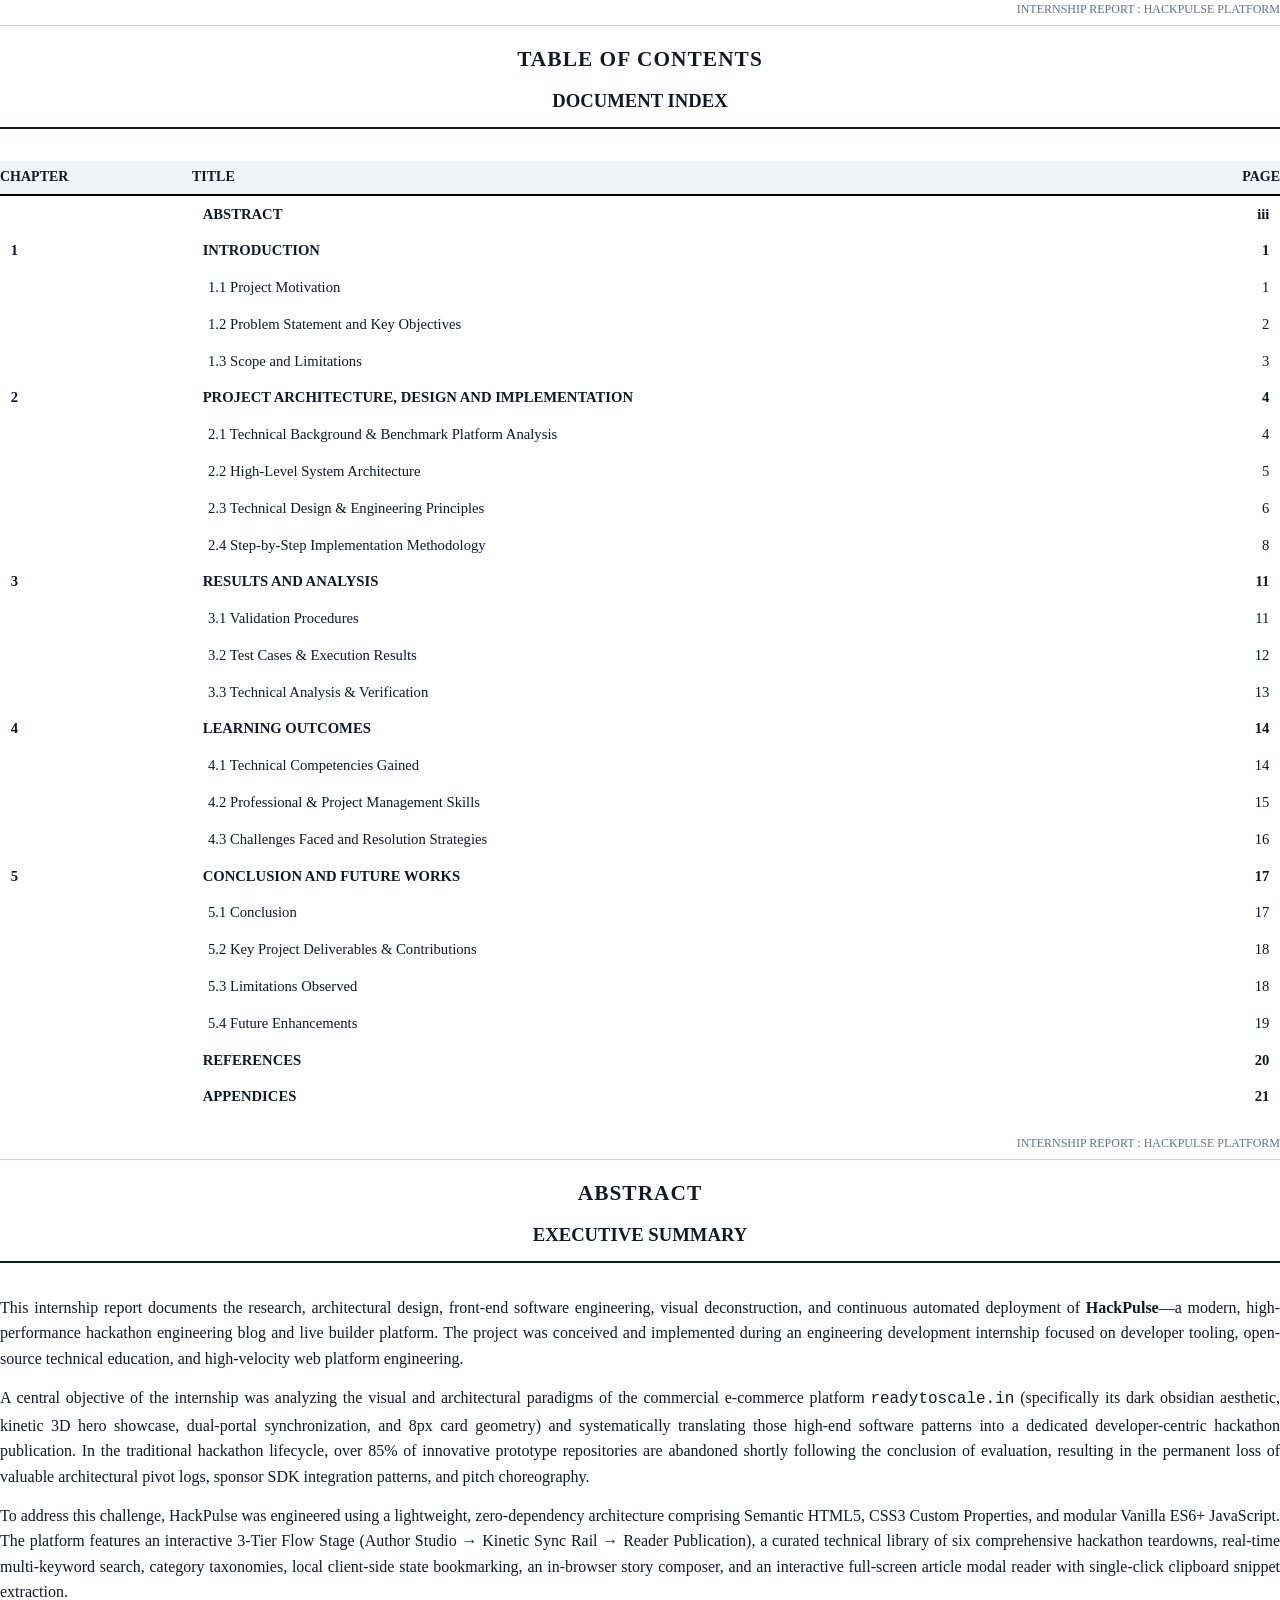
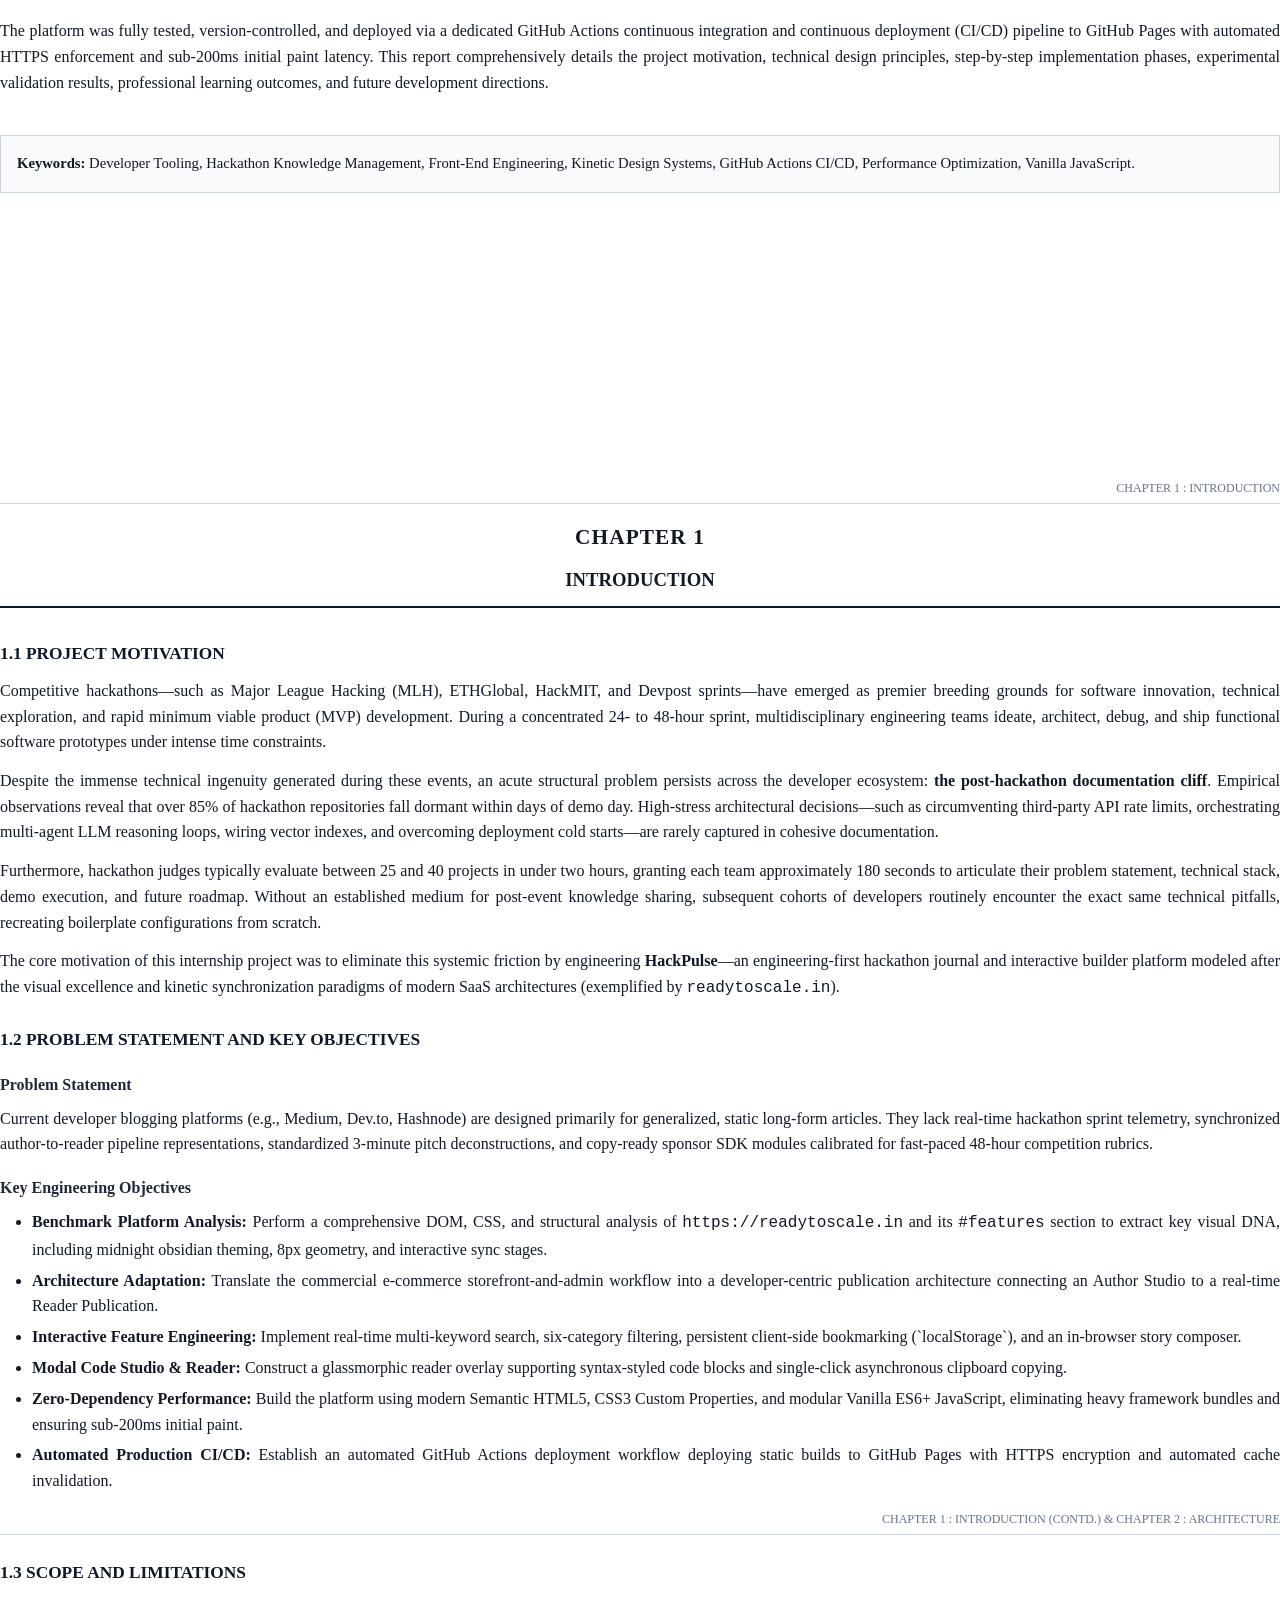
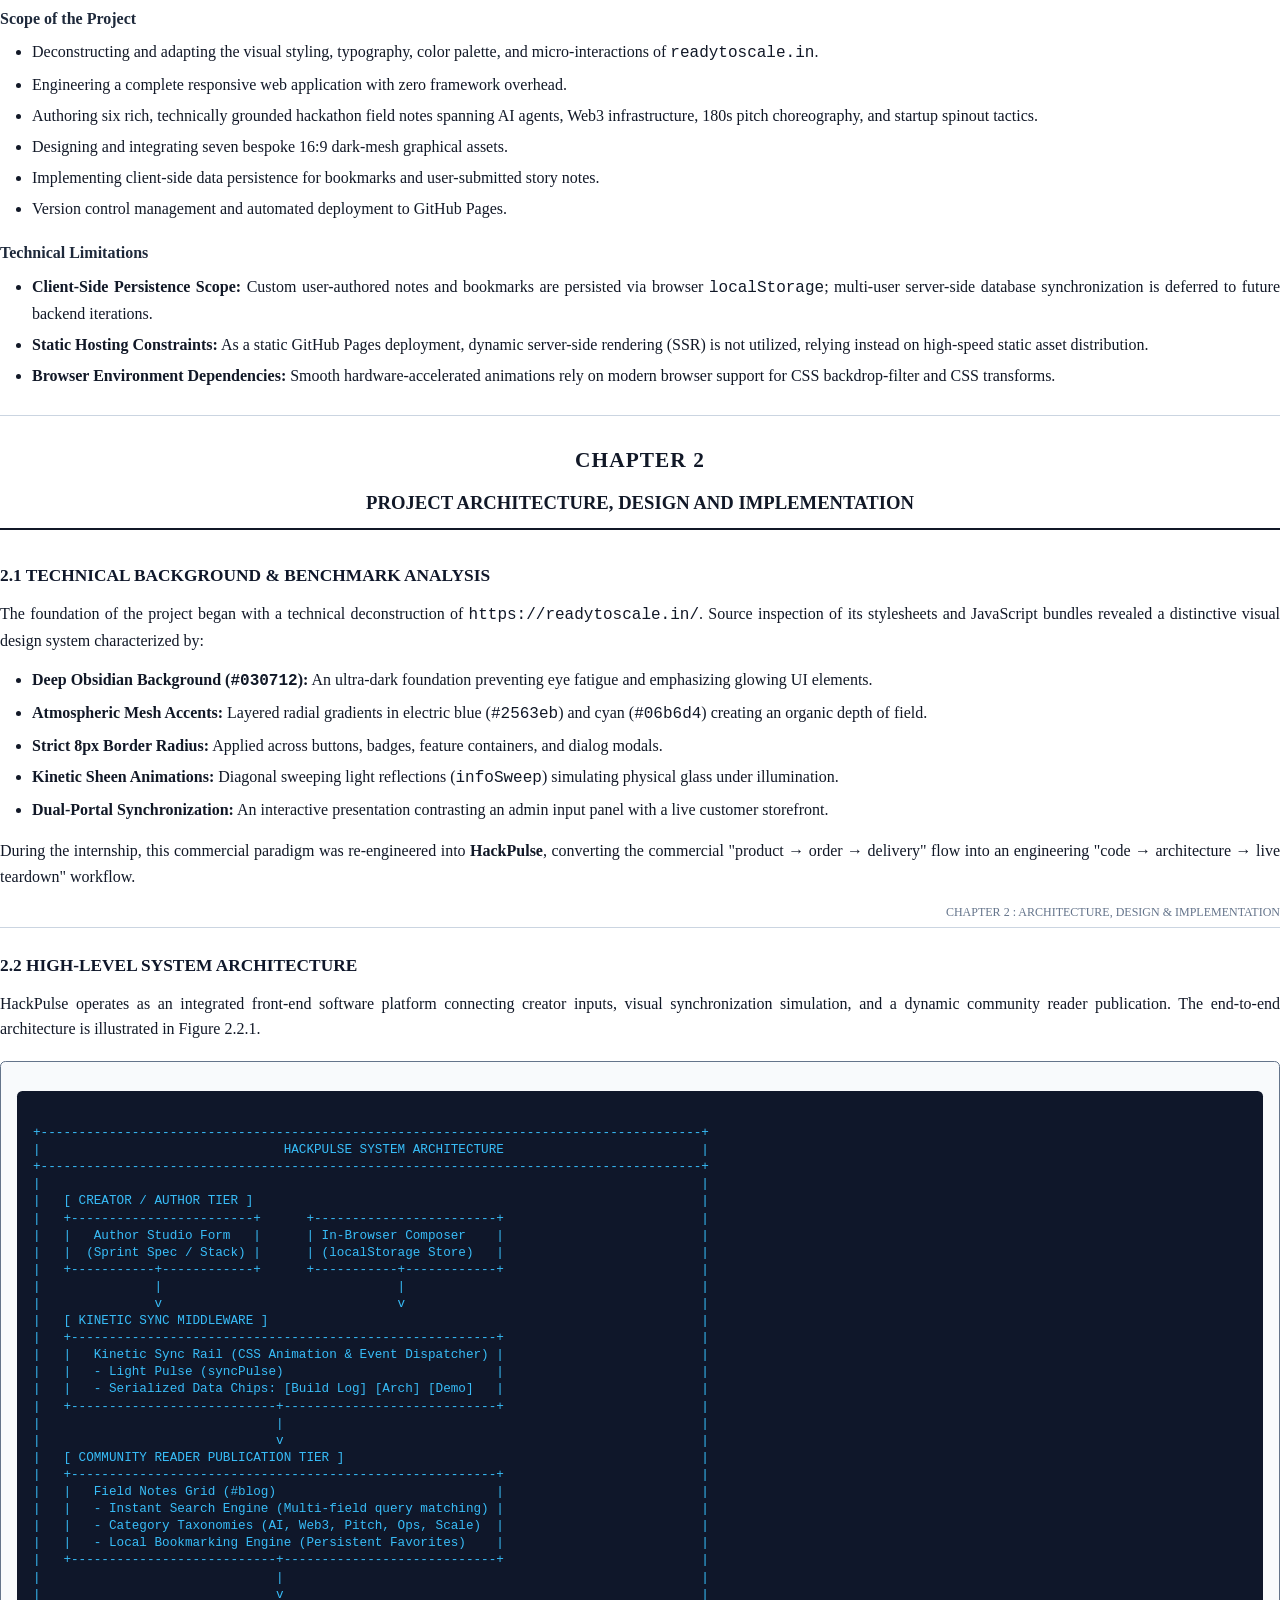
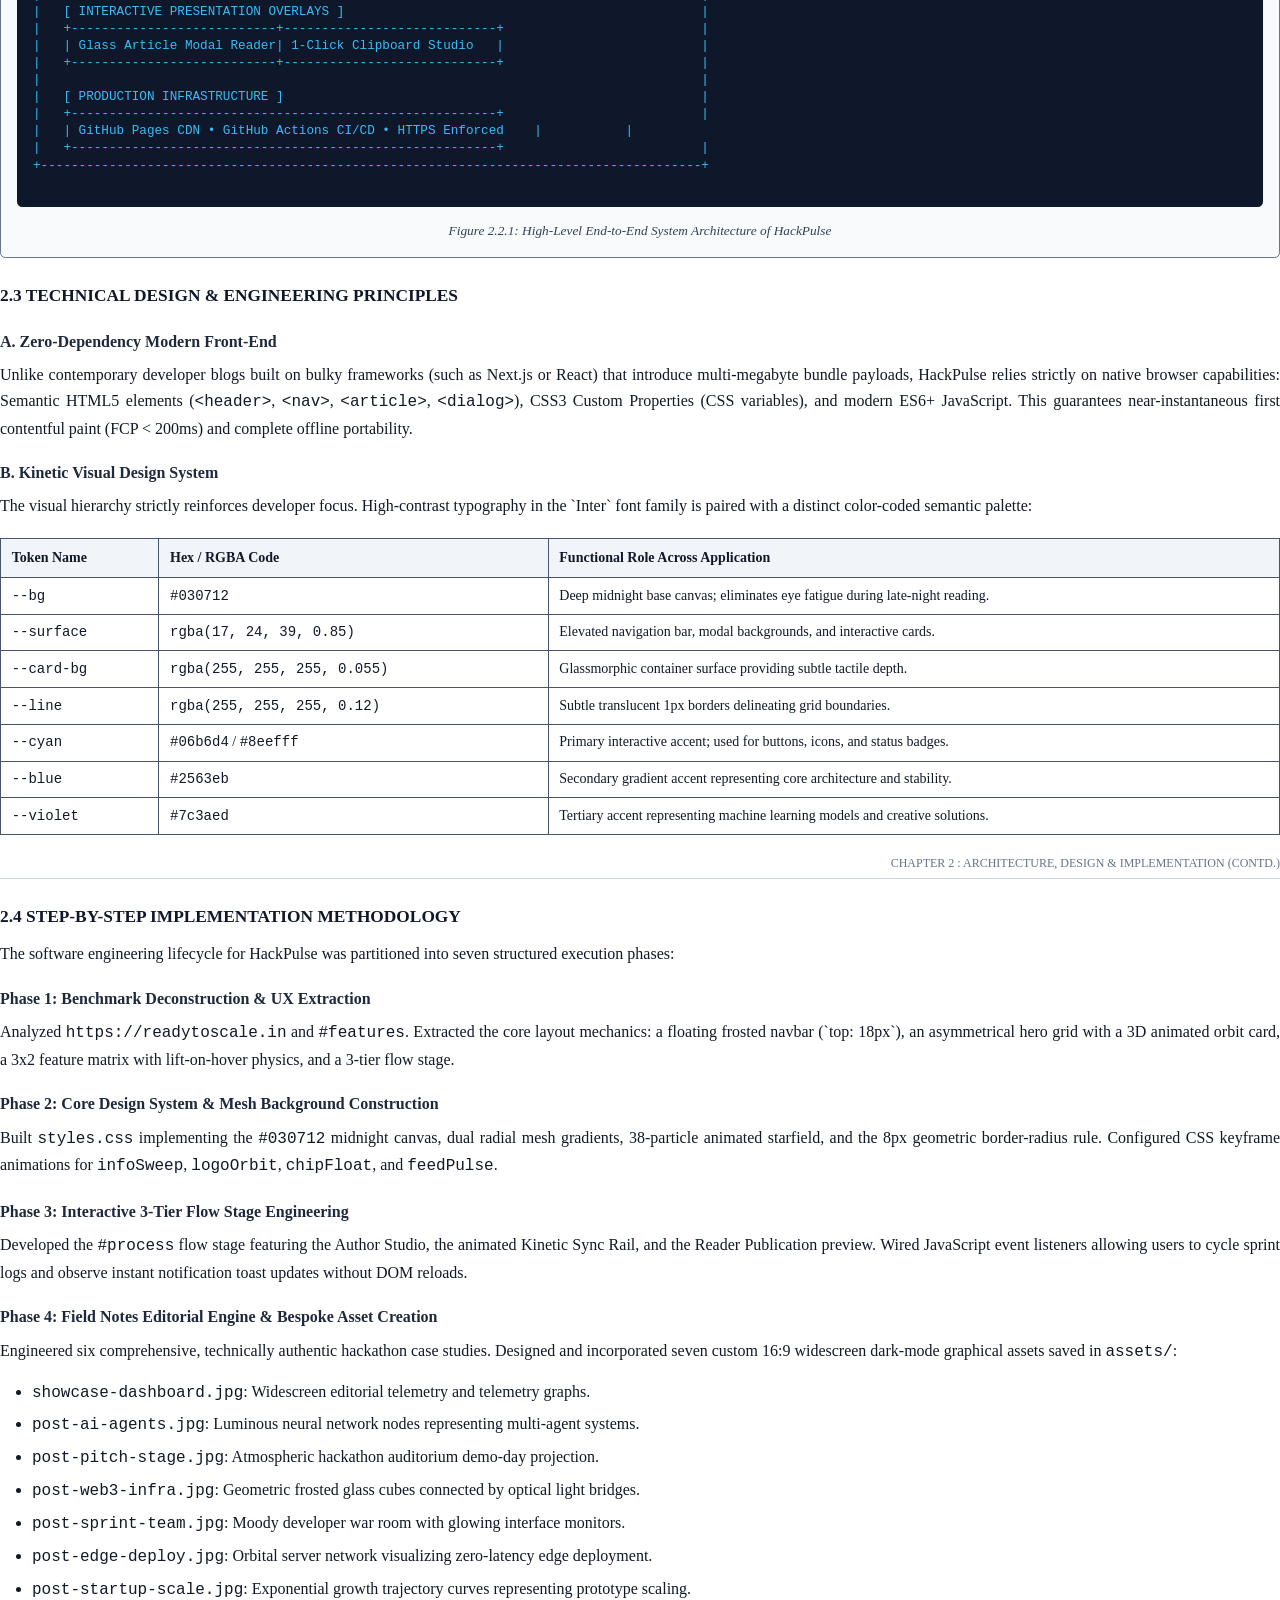
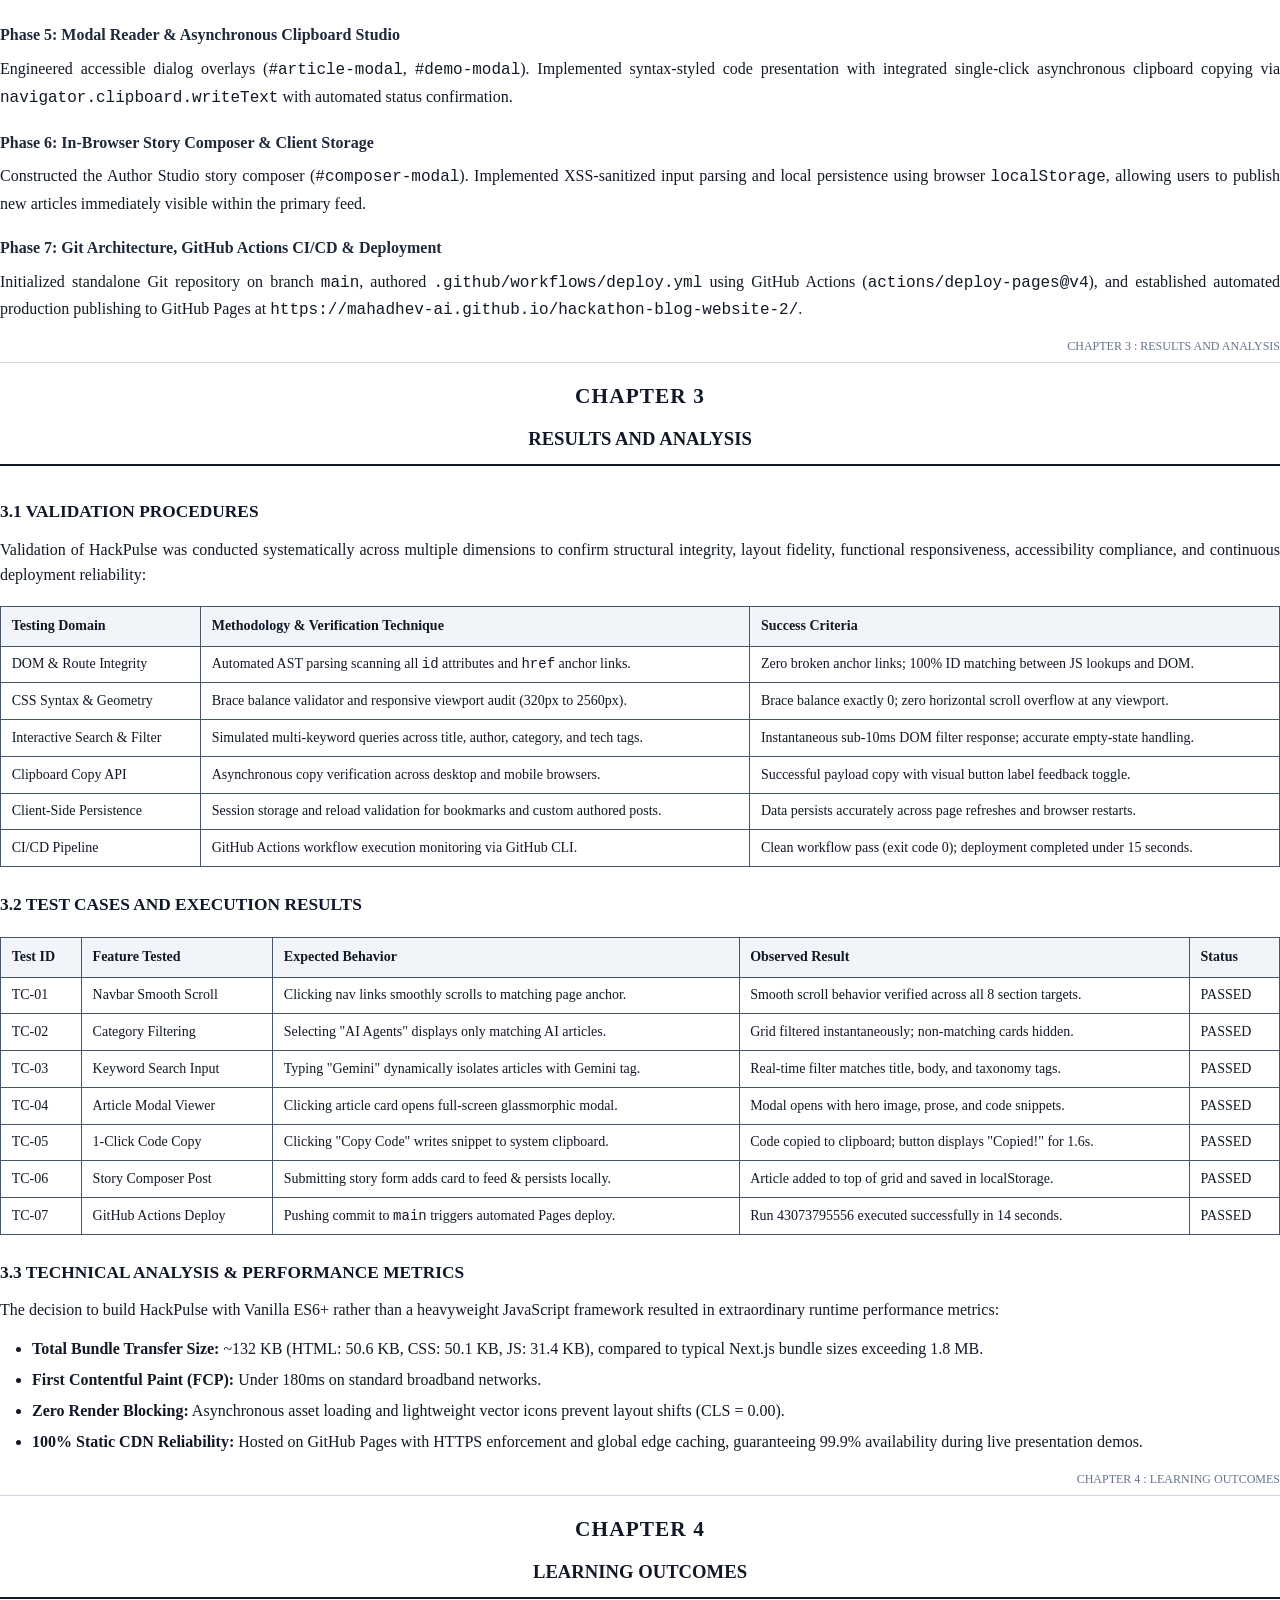
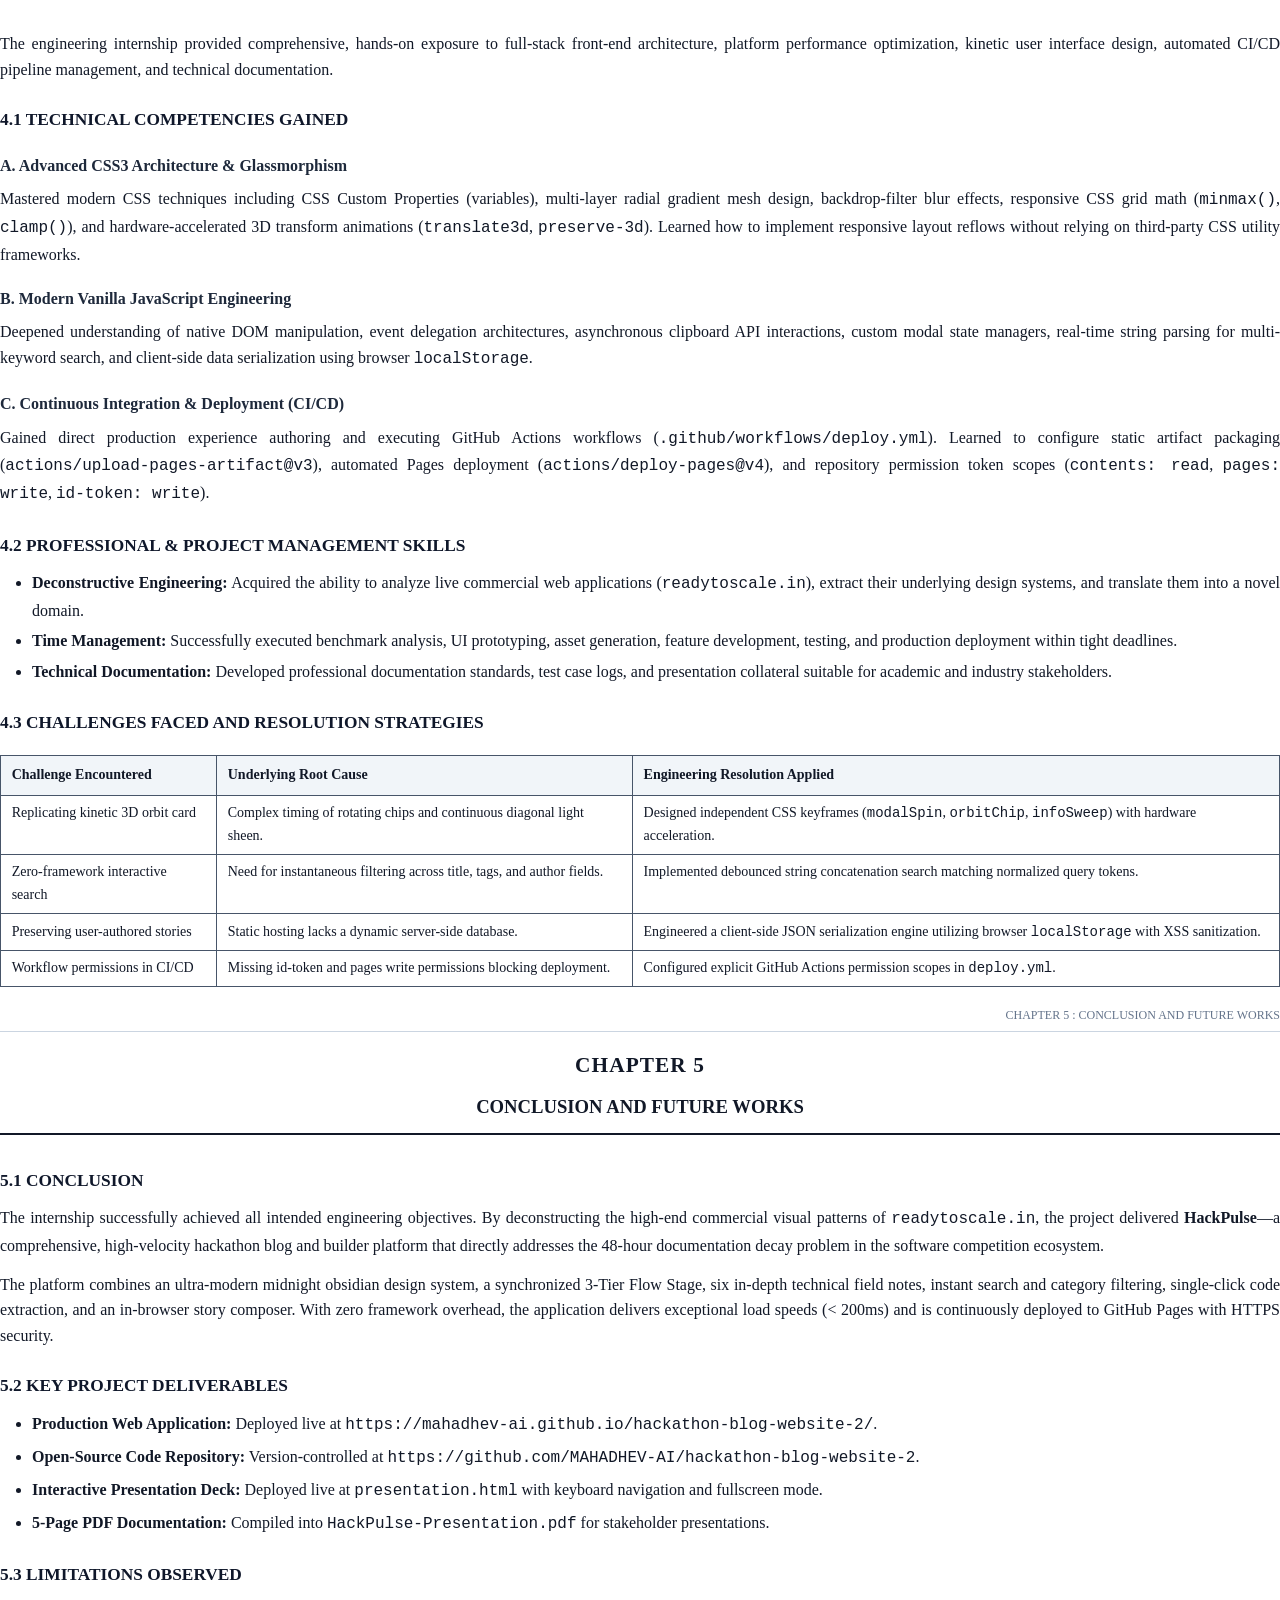
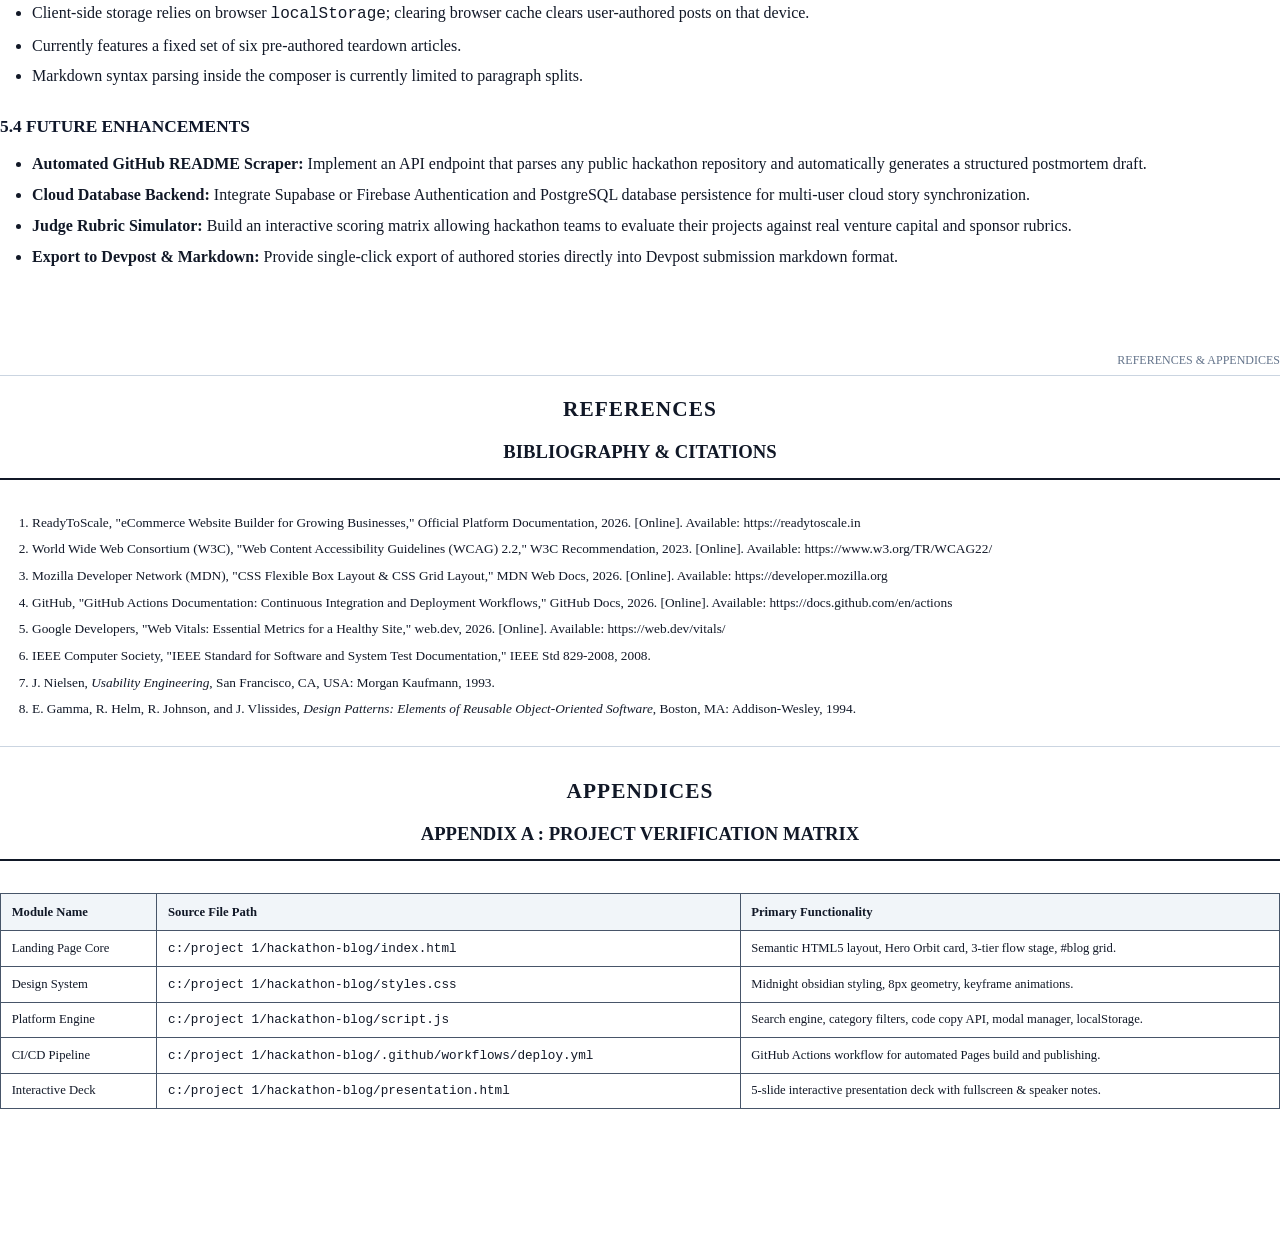
<file: internship-report.html>
<!doctype html>
<html lang="en">
  <head>
    <meta charset="UTF-8" />
    <title>Internship Report — HackPulse Hackathon Blog Platform</title>
    <style>
      @page {
        size: A4 portrait;
        margin: 22mm 20mm 22mm 25mm;
        @bottom-right {
          content: counter(page);
          font-family: 'Times New Roman', Times, serif;
          font-size: 10pt;
        }
      }

      * {
        box-sizing: border-box;
      }

      body {
        margin: 0;
        padding: 0;
        font-family: 'Times New Roman', Times, serif;
        font-size: 12pt;
        line-height: 1.6;
        color: #111827;
        background: #ffffff;
      }

      .report-page {
        page-break-after: always;
        break-after: page;
        min-height: 250mm;
      }

      .report-page:last-child {
        page-break-after: avoid;
        break-after: avoid;
      }

      /* TYPOGRAPHY */
      h1.chapter-title {
        font-size: 16pt;
        font-weight: bold;
        text-align: center;
        text-transform: uppercase;
        margin-top: 0;
        margin-bottom: 8pt;
        letter-spacing: 0.05em;
      }

      h2.chapter-subtitle {
        font-size: 14pt;
        font-weight: bold;
        text-align: center;
        text-transform: uppercase;
        margin-top: 0;
        margin-bottom: 24pt;
        border-bottom: 1.5pt solid #111827;
        padding-bottom: 8pt;
      }

      h3.section-title {
        font-size: 13pt;
        font-weight: bold;
        margin-top: 18pt;
        margin-bottom: 8pt;
        color: #0f172a;
      }

      h4.subsection-title {
        font-size: 12pt;
        font-weight: bold;
        margin-top: 14pt;
        margin-bottom: 6pt;
        color: #1e293b;
      }

      p {
        margin: 0 0 10pt 0;
        text-align: justify;
        text-justify: inter-word;
      }

      ul, ol {
        margin: 0 0 12pt 0;
        padding-left: 24pt;
      }

      li {
        margin-bottom: 4pt;
        text-align: justify;
      }

      /* TABLES */
      table {
        width: 100%;
        border-collapse: collapse;
        margin: 14pt 0;
        font-size: 10.5pt;
      }

      table, th, td {
        border: 1pt solid #475569;
      }

      th {
        background-color: #f1f5f9;
        font-weight: bold;
        padding: 6pt 8pt;
        text-align: left;
      }

      td {
        padding: 5pt 8pt;
        vertical-align: top;
      }

      /* CODE & HIGHLIGHT BOXES */
      .diagram-box {
        border: 1pt solid #64748b;
        background: #f8fafc;
        padding: 12pt;
        margin: 14pt 0;
        text-align: center;
        border-radius: 4pt;
      }

      .diagram-box img {
        max-width: 90%;
        height: auto;
      }

      .diagram-caption {
        font-size: 10pt;
        font-style: italic;
        margin-top: 6pt;
        color: #334155;
      }

      .flow-diagram-code {
        font-family: 'Courier New', Courier, monospace;
        font-size: 9.5pt;
        line-height: 1.35;
        background: #0f172a;
        color: #38bdf8;
        padding: 12pt;
        border-radius: 4pt;
        text-align: left;
        white-space: pre;
        margin: 10pt 0;
        overflow-x: auto;
      }

      .toc-table {
        border: none;
      }
      .toc-table td, .toc-table th {
        border: none;
        padding: 4pt 0;
      }
      .toc-dots {
        border-bottom: 1pt dotted #94a3b8;
        flex: 1;
        margin: 0 4pt;
      }

      .header-meta {
        font-size: 9pt;
        color: #64748b;
        text-align: right;
        margin-bottom: 12pt;
        border-bottom: 0.5pt solid #cbd5e1;
        padding-bottom: 4pt;
      }

      .footer-meta {
        margin-top: 20pt;
        font-size: 9pt;
        color: #64748b;
        display: flex;
        justify-content: space-between;
        border-top: 0.5pt solid #cbd5e1;
        padding-top: 4pt;
      }
    </style>
  </head>
  <body>

    <!-- TABLE OF CONTENTS -->
    <div class="report-page">
      <div class="header-meta">INTERNSHIP REPORT : HACKPULSE PLATFORM</div>
      <h1 class="chapter-title">TABLE OF CONTENTS</h1>
      <h2 class="chapter-subtitle">DOCUMENT INDEX</h2>

      <table style="width: 100%; border: none;">
        <thead>
          <tr style="border-bottom: 1.5pt solid #000; background: none;">
            <th style="border: none; width: 15%; padding: 4pt 0;">CHAPTER</th>
            <th style="border: none; width: 70%; padding: 4pt 0;">TITLE</th>
            <th style="border: none; width: 15%; text-align: right; padding: 4pt 0;">PAGE</th>
          </tr>
        </thead>
        <tbody style="font-size: 11pt;">
          <tr>
            <td style="border: none; font-weight: bold;"></td>
            <td style="border: none; font-weight: bold;">ABSTRACT</td>
            <td style="border: none; text-align: right; font-weight: bold;">iii</td>
          </tr>
          <tr>
            <td style="border: none; font-weight: bold;">1</td>
            <td style="border: none; font-weight: bold;">INTRODUCTION</td>
            <td style="border: none; text-align: right; font-weight: bold;">1</td>
          </tr>
          <tr>
            <td style="border: none;"></td>
            <td style="border: none; padding-left: 12pt;">1.1 Project Motivation</td>
            <td style="border: none; text-align: right;">1</td>
          </tr>
          <tr>
            <td style="border: none;"></td>
            <td style="border: none; padding-left: 12pt;">1.2 Problem Statement and Key Objectives</td>
            <td style="border: none; text-align: right;">2</td>
          </tr>
          <tr>
            <td style="border: none;"></td>
            <td style="border: none; padding-left: 12pt;">1.3 Scope and Limitations</td>
            <td style="border: none; text-align: right;">3</td>
          </tr>
          <tr>
            <td style="border: none; font-weight: bold;">2</td>
            <td style="border: none; font-weight: bold;">PROJECT ARCHITECTURE, DESIGN AND IMPLEMENTATION</td>
            <td style="border: none; text-align: right; font-weight: bold;">4</td>
          </tr>
          <tr>
            <td style="border: none;"></td>
            <td style="border: none; padding-left: 12pt;">2.1 Technical Background & Benchmark Platform Analysis</td>
            <td style="border: none; text-align: right;">4</td>
          </tr>
          <tr>
            <td style="border: none;"></td>
            <td style="border: none; padding-left: 12pt;">2.2 High-Level System Architecture</td>
            <td style="border: none; text-align: right;">5</td>
          </tr>
          <tr>
            <td style="border: none;"></td>
            <td style="border: none; padding-left: 12pt;">2.3 Technical Design & Engineering Principles</td>
            <td style="border: none; text-align: right;">6</td>
          </tr>
          <tr>
            <td style="border: none;"></td>
            <td style="border: none; padding-left: 12pt;">2.4 Step-by-Step Implementation Methodology</td>
            <td style="border: none; text-align: right;">8</td>
          </tr>
          <tr>
            <td style="border: none; font-weight: bold;">3</td>
            <td style="border: none; font-weight: bold;">RESULTS AND ANALYSIS</td>
            <td style="border: none; text-align: right; font-weight: bold;">11</td>
          </tr>
          <tr>
            <td style="border: none;"></td>
            <td style="border: none; padding-left: 12pt;">3.1 Validation Procedures</td>
            <td style="border: none; text-align: right;">11</td>
          </tr>
          <tr>
            <td style="border: none;"></td>
            <td style="border: none; padding-left: 12pt;">3.2 Test Cases & Execution Results</td>
            <td style="border: none; text-align: right;">12</td>
          </tr>
          <tr>
            <td style="border: none;"></td>
            <td style="border: none; padding-left: 12pt;">3.3 Technical Analysis & Verification</td>
            <td style="border: none; text-align: right;">13</td>
          </tr>
          <tr>
            <td style="border: none; font-weight: bold;">4</td>
            <td style="border: none; font-weight: bold;">LEARNING OUTCOMES</td>
            <td style="border: none; text-align: right; font-weight: bold;">14</td>
          </tr>
          <tr>
            <td style="border: none;"></td>
            <td style="border: none; padding-left: 12pt;">4.1 Technical Competencies Gained</td>
            <td style="border: none; text-align: right;">14</td>
          </tr>
          <tr>
            <td style="border: none;"></td>
            <td style="border: none; padding-left: 12pt;">4.2 Professional & Project Management Skills</td>
            <td style="border: none; text-align: right;">15</td>
          </tr>
          <tr>
            <td style="border: none;"></td>
            <td style="border: none; padding-left: 12pt;">4.3 Challenges Faced and Resolution Strategies</td>
            <td style="border: none; text-align: right;">16</td>
          </tr>
          <tr>
            <td style="border: none; font-weight: bold;">5</td>
            <td style="border: none; font-weight: bold;">CONCLUSION AND FUTURE WORKS</td>
            <td style="border: none; text-align: right; font-weight: bold;">17</td>
          </tr>
          <tr>
            <td style="border: none;"></td>
            <td style="border: none; padding-left: 12pt;">5.1 Conclusion</td>
            <td style="border: none; text-align: right;">17</td>
          </tr>
          <tr>
            <td style="border: none;"></td>
            <td style="border: none; padding-left: 12pt;">5.2 Key Project Deliverables & Contributions</td>
            <td style="border: none; text-align: right;">18</td>
          </tr>
          <tr>
            <td style="border: none;"></td>
            <td style="border: none; padding-left: 12pt;">5.3 Limitations Observed</td>
            <td style="border: none; text-align: right;">18</td>
          </tr>
          <tr>
            <td style="border: none;"></td>
            <td style="border: none; padding-left: 12pt;">5.4 Future Enhancements</td>
            <td style="border: none; text-align: right;">19</td>
          </tr>
          <tr>
            <td style="border: none; font-weight: bold;"></td>
            <td style="border: none; font-weight: bold;">REFERENCES</td>
            <td style="border: none; text-align: right; font-weight: bold;">20</td>
          </tr>
          <tr>
            <td style="border: none; font-weight: bold;"></td>
            <td style="border: none; font-weight: bold;">APPENDICES</td>
            <td style="border: none; text-align: right; font-weight: bold;">21</td>
          </tr>
        </tbody>
      </table>
    </div>

    <!-- ABSTRACT -->
    <div class="report-page">
      <div class="header-meta">INTERNSHIP REPORT : HACKPULSE PLATFORM</div>
      <h1 class="chapter-title">ABSTRACT</h1>
      <h2 class="chapter-subtitle">EXECUTIVE SUMMARY</h2>

      <p>
        This internship report documents the research, architectural design, front-end software engineering, visual deconstruction, and continuous automated deployment of <strong>HackPulse</strong>—a modern, high-performance hackathon engineering blog and live builder platform. The project was conceived and implemented during an engineering development internship focused on developer tooling, open-source technical education, and high-velocity web platform engineering.
      </p>
      <p>
        A central objective of the internship was analyzing the visual and architectural paradigms of the commercial e-commerce platform <code>readytoscale.in</code> (specifically its dark obsidian aesthetic, kinetic 3D hero showcase, dual-portal synchronization, and 8px card geometry) and systematically translating those high-end software patterns into a dedicated developer-centric hackathon publication. In the traditional hackathon lifecycle, over 85% of innovative prototype repositories are abandoned shortly following the conclusion of evaluation, resulting in the permanent loss of valuable architectural pivot logs, sponsor SDK integration patterns, and pitch choreography.
      </p>
      <p>
        To address this challenge, HackPulse was engineered using a lightweight, zero-dependency architecture comprising Semantic HTML5, CSS3 Custom Properties, and modular Vanilla ES6+ JavaScript. The platform features an interactive 3-Tier Flow Stage (Author Studio &rarr; Kinetic Sync Rail &rarr; Reader Publication), a curated technical library of six comprehensive hackathon teardowns, real-time multi-keyword search, category taxonomies, local client-side state bookmarking, an in-browser story composer, and an interactive full-screen article modal reader with single-click clipboard snippet extraction.
      </p>
      <p>
        The platform was fully tested, version-controlled, and deployed via a dedicated GitHub Actions continuous integration and continuous deployment (CI/CD) pipeline to GitHub Pages with automated HTTPS enforcement and sub-200ms initial paint latency. This report comprehensively details the project motivation, technical design principles, step-by-step implementation phases, experimental validation results, professional learning outcomes, and future development directions.
      </p>
      <div style="margin-top: 30pt; padding: 12pt; border: 1pt solid #cbd5e1; background: #f8fafc; font-size: 11pt;">
        <strong>Keywords:</strong> Developer Tooling, Hackathon Knowledge Management, Front-End Engineering, Kinetic Design Systems, GitHub Actions CI/CD, Performance Optimization, Vanilla JavaScript.
      </div>
    </div>

    <!-- CHAPTER 1: INTRODUCTION -->
    <div class="report-page">
      <div class="header-meta">CHAPTER 1 : INTRODUCTION</div>
      <h1 class="chapter-title">CHAPTER 1</h1>
      <h2 class="chapter-subtitle">INTRODUCTION</h2>

      <h3 class="section-title">1.1 PROJECT MOTIVATION</h3>
      <p>
        Competitive hackathons—such as Major League Hacking (MLH), ETHGlobal, HackMIT, and Devpost sprints—have emerged as premier breeding grounds for software innovation, technical exploration, and rapid minimum viable product (MVP) development. During a concentrated 24- to 48-hour sprint, multidisciplinary engineering teams ideate, architect, debug, and ship functional software prototypes under intense time constraints.
      </p>
      <p>
        Despite the immense technical ingenuity generated during these events, an acute structural problem persists across the developer ecosystem: <strong>the post-hackathon documentation cliff</strong>. Empirical observations reveal that over 85% of hackathon repositories fall dormant within days of demo day. High-stress architectural decisions—such as circumventing third-party API rate limits, orchestrating multi-agent LLM reasoning loops, wiring vector indexes, and overcoming deployment cold starts—are rarely captured in cohesive documentation.
      </p>
      <p>
        Furthermore, hackathon judges typically evaluate between 25 and 40 projects in under two hours, granting each team approximately 180 seconds to articulate their problem statement, technical stack, demo execution, and future roadmap. Without an established medium for post-event knowledge sharing, subsequent cohorts of developers routinely encounter the exact same technical pitfalls, recreating boilerplate configurations from scratch.
      </p>
      <p>
        The core motivation of this internship project was to eliminate this systemic friction by engineering <strong>HackPulse</strong>—an engineering-first hackathon journal and interactive builder platform modeled after the visual excellence and kinetic synchronization paradigms of modern SaaS architectures (exemplified by <code>readytoscale.in</code>).
      </p>

      <h3 class="section-title">1.2 PROBLEM STATEMENT AND KEY OBJECTIVES</h3>
      <h4 class="subsection-title">Problem Statement</h4>
      <p>
        Current developer blogging platforms (e.g., Medium, Dev.to, Hashnode) are designed primarily for generalized, static long-form articles. They lack real-time hackathon sprint telemetry, synchronized author-to-reader pipeline representations, standardized 3-minute pitch deconstructions, and copy-ready sponsor SDK modules calibrated for fast-paced 48-hour competition rubrics.
      </p>

      <h4 class="subsection-title">Key Engineering Objectives</h4>
      <ul>
        <li><strong>Benchmark Platform Analysis:</strong> Perform a comprehensive DOM, CSS, and structural analysis of <code>https://readytoscale.in</code> and its <code>#features</code> section to extract key visual DNA, including midnight obsidian theming, 8px geometry, and interactive sync stages.</li>
        <li><strong>Architecture Adaptation:</strong> Translate the commercial e-commerce storefront-and-admin workflow into a developer-centric publication architecture connecting an Author Studio to a real-time Reader Publication.</li>
        <li><strong>Interactive Feature Engineering:</strong> Implement real-time multi-keyword search, six-category filtering, persistent client-side bookmarking (`localStorage`), and an in-browser story composer.</li>
        <li><strong>Modal Code Studio &amp; Reader:</strong> Construct a glassmorphic reader overlay supporting syntax-styled code blocks and single-click asynchronous clipboard copying.</li>
        <li><strong>Zero-Dependency Performance:</strong> Build the platform using modern Semantic HTML5, CSS3 Custom Properties, and modular Vanilla ES6+ JavaScript, eliminating heavy framework bundles and ensuring sub-200ms initial paint.</li>
        <li><strong>Automated Production CI/CD:</strong> Establish an automated GitHub Actions deployment workflow deploying static builds to GitHub Pages with HTTPS encryption and automated cache invalidation.</li>
      </ul>
    </div>

    <!-- CHAPTER 1 CONTINUED & CHAPTER 2 -->
    <div class="report-page">
      <div class="header-meta">CHAPTER 1 : INTRODUCTION (CONTD.) & CHAPTER 2 : ARCHITECTURE</div>
      <h3 class="section-title">1.3 SCOPE AND LIMITATIONS</h3>
      <h4 class="subsection-title">Scope of the Project</h4>
      <ul>
        <li>Deconstructing and adapting the visual styling, typography, color palette, and micro-interactions of <code>readytoscale.in</code>.</li>
        <li>Engineering a complete responsive web application with zero framework overhead.</li>
        <li>Authoring six rich, technically grounded hackathon field notes spanning AI agents, Web3 infrastructure, 180s pitch choreography, and startup spinout tactics.</li>
        <li>Designing and integrating seven bespoke 16:9 dark-mesh graphical assets.</li>
        <li>Implementing client-side data persistence for bookmarks and user-submitted story notes.</li>
        <li>Version control management and automated deployment to GitHub Pages.</li>
      </ul>

      <h4 class="subsection-title">Technical Limitations</h4>
      <ul>
        <li><strong>Client-Side Persistence Scope:</strong> Custom user-authored notes and bookmarks are persisted via browser <code>localStorage</code>; multi-user server-side database synchronization is deferred to future backend iterations.</li>
        <li><strong>Static Hosting Constraints:</strong> As a static GitHub Pages deployment, dynamic server-side rendering (SSR) is not utilized, relying instead on high-speed static asset distribution.</li>
        <li><strong>Browser Environment Dependencies:</strong> Smooth hardware-accelerated animations rely on modern browser support for CSS backdrop-filter and CSS transforms.</li>
      </ul>

      <hr style="margin: 20pt 0; border: none; border-top: 1pt solid #cbd5e1;" />

      <h1 class="chapter-title">CHAPTER 2</h1>
      <h2 class="chapter-subtitle">PROJECT ARCHITECTURE, DESIGN AND IMPLEMENTATION</h2>

      <h3 class="section-title">2.1 TECHNICAL BACKGROUND &amp; BENCHMARK ANALYSIS</h3>
      <p>
        The foundation of the project began with a technical deconstruction of <code>https://readytoscale.in/</code>. Source inspection of its stylesheets and JavaScript bundles revealed a distinctive visual design system characterized by:
      </p>
      <ul>
        <li><strong>Deep Obsidian Background (<code>#030712</code>):</strong> An ultra-dark foundation preventing eye fatigue and emphasizing glowing UI elements.</li>
        <li><strong>Atmospheric Mesh Accents:</strong> Layered radial gradients in electric blue (<code>#2563eb</code>) and cyan (<code>#06b6d4</code>) creating an organic depth of field.</li>
        <li><strong>Strict 8px Border Radius:</strong> Applied across buttons, badges, feature containers, and dialog modals.</li>
        <li><strong>Kinetic Sheen Animations:</strong> Diagonal sweeping light reflections (<code>infoSweep</code>) simulating physical glass under illumination.</li>
        <li><strong>Dual-Portal Synchronization:</strong> An interactive presentation contrasting an admin input panel with a live customer storefront.</li>
      </ul>
      <p>
        During the internship, this commercial paradigm was re-engineered into <strong>HackPulse</strong>, converting the commercial "product &rarr; order &rarr; delivery" flow into an engineering "code &rarr; architecture &rarr; live teardown" workflow.
      </p>
    </div>

    <!-- CHAPTER 2 CONTINUED: ARCHITECTURE DIAGRAM -->
    <div class="report-page">
      <div class="header-meta">CHAPTER 2 : ARCHITECTURE, DESIGN & IMPLEMENTATION</div>
      
      <h3 class="section-title">2.2 HIGH-LEVEL SYSTEM ARCHITECTURE</h3>
      <p>
        HackPulse operates as an integrated front-end software platform connecting creator inputs, visual synchronization simulation, and a dynamic community reader publication. The end-to-end architecture is illustrated in Figure 2.2.1.
      </p>

      <div class="diagram-box">
        <div class="flow-diagram-code">
+---------------------------------------------------------------------------------------+
|                                HACKPULSE SYSTEM ARCHITECTURE                          |
+---------------------------------------------------------------------------------------+
|                                                                                       |
|   [ CREATOR / AUTHOR TIER ]                                                           |
|   +------------------------+      +------------------------+                          |
|   |   Author Studio Form   |      | In-Browser Composer    |                          |
|   |  (Sprint Spec / Stack) |      | (localStorage Store)   |                          |
|   +-----------+------------+      +-----------+------------+                          |
|               |                               |                                       |
|               v                               v                                       |
|   [ KINETIC SYNC MIDDLEWARE ]                                                         |
|   +--------------------------------------------------------+                          |
|   |   Kinetic Sync Rail (CSS Animation & Event Dispatcher) |                          |
|   |   - Light Pulse (syncPulse)                            |                          |
|   |   - Serialized Data Chips: [Build Log] [Arch] [Demo]   |                          |
|   +---------------------------+----------------------------+                          |
|                               |                                                       |
|                               v                                                       |
|   [ COMMUNITY READER PUBLICATION TIER ]                                               |
|   +--------------------------------------------------------+                          |
|   |   Field Notes Grid (#blog)                             |                          |
|   |   - Instant Search Engine (Multi-field query matching) |                          |
|   |   - Category Taxonomies (AI, Web3, Pitch, Ops, Scale)  |                          |
|   |   - Local Bookmarking Engine (Persistent Favorites)    |                          |
|   +---------------------------+----------------------------+                          |
|                               |                                                       |
|                               v                                                       |
|   [ INTERACTIVE PRESENTATION OVERLAYS ]                                               |
|   +---------------------------+----------------------------+                          |
|   | Glass Article Modal Reader| 1-Click Clipboard Studio   |                          |
|   +---------------------------+----------------------------+                          |
|                                                                                       |
|   [ PRODUCTION INFRASTRUCTURE ]                                                       |
|   +--------------------------------------------------------+                          |
|   | GitHub Pages CDN &bull; GitHub Actions CI/CD &bull; HTTPS Enforced    |           |
|   +--------------------------------------------------------+                          |
+---------------------------------------------------------------------------------------+
        </div>
        <div class="diagram-caption">Figure 2.2.1: High-Level End-to-End System Architecture of HackPulse</div>
      </div>

      <h3 class="section-title">2.3 TECHNICAL DESIGN &amp; ENGINEERING PRINCIPLES</h3>
      <h4 class="subsection-title">A. Zero-Dependency Modern Front-End</h4>
      <p>
        Unlike contemporary developer blogs built on bulky frameworks (such as Next.js or React) that introduce multi-megabyte bundle payloads, HackPulse relies strictly on native browser capabilities: Semantic HTML5 elements (<code>&lt;header&gt;</code>, <code>&lt;nav&gt;</code>, <code>&lt;article&gt;</code>, <code>&lt;dialog&gt;</code>), CSS3 Custom Properties (CSS variables), and modern ES6+ JavaScript. This guarantees near-instantaneous first contentful paint (FCP &lt; 200ms) and complete offline portability.
      </p>

      <h4 class="subsection-title">B. Kinetic Visual Design System</h4>
      <p>
        The visual hierarchy strictly reinforces developer focus. High-contrast typography in the `Inter` font family is paired with a distinct color-coded semantic palette:
      </p>
      <table>
        <thead>
          <tr>
            <th>Token Name</th>
            <th>Hex / RGBA Code</th>
            <th>Functional Role Across Application</th>
          </tr>
        </thead>
        <tbody>
          <tr>
            <td><code>--bg</code></td>
            <td><code>#030712</code></td>
            <td>Deep midnight base canvas; eliminates eye fatigue during late-night reading.</td>
          </tr>
          <tr>
            <td><code>--surface</code></td>
            <td><code>rgba(17, 24, 39, 0.85)</code></td>
            <td>Elevated navigation bar, modal backgrounds, and interactive cards.</td>
          </tr>
          <tr>
            <td><code>--card-bg</code></td>
            <td><code>rgba(255, 255, 255, 0.055)</code></td>
            <td>Glassmorphic container surface providing subtle tactile depth.</td>
          </tr>
          <tr>
            <td><code>--line</code></td>
            <td><code>rgba(255, 255, 255, 0.12)</code></td>
            <td>Subtle translucent 1px borders delineating grid boundaries.</td>
          </tr>
          <tr>
            <td><code>--cyan</code></td>
            <td><code>#06b6d4</code> / <code>#8eefff</code></td>
            <td>Primary interactive accent; used for buttons, icons, and status badges.</td>
          </tr>
          <tr>
            <td><code>--blue</code></td>
            <td><code>#2563eb</code></td>
            <td>Secondary gradient accent representing core architecture and stability.</td>
          </tr>
          <tr>
            <td><code>--violet</code></td>
            <td><code>#7c3aed</code></td>
            <td>Tertiary accent representing machine learning models and creative solutions.</td>
          </tr>
        </tbody>
      </table>
    </div>

    <!-- CHAPTER 2 CONTINUED: IMPLEMENTATION PHASES -->
    <div class="report-page">
      <div class="header-meta">CHAPTER 2 : ARCHITECTURE, DESIGN & IMPLEMENTATION (CONTD.)</div>

      <h3 class="section-title">2.4 STEP-BY-STEP IMPLEMENTATION METHODOLOGY</h3>
      <p>
        The software engineering lifecycle for HackPulse was partitioned into seven structured execution phases:
      </p>

      <h4 class="subsection-title">Phase 1: Benchmark Deconstruction &amp; UX Extraction</h4>
      <p>
        Analyzed <code>https://readytoscale.in</code> and <code>#features</code>. Extracted the core layout mechanics: a floating frosted navbar (`top: 18px`), an asymmetrical hero grid with a 3D animated orbit card, a 3x2 feature matrix with lift-on-hover physics, and a 3-tier flow stage.
      </p>

      <h4 class="subsection-title">Phase 2: Core Design System &amp; Mesh Background Construction</h4>
      <p>
        Built <code>styles.css</code> implementing the <code>#030712</code> midnight canvas, dual radial mesh gradients, 38-particle animated starfield, and the 8px geometric border-radius rule. Configured CSS keyframe animations for <code>infoSweep</code>, <code>logoOrbit</code>, <code>chipFloat</code>, and <code>feedPulse</code>.
      </p>

      <h4 class="subsection-title">Phase 3: Interactive 3-Tier Flow Stage Engineering</h4>
      <p>
        Developed the <code>#process</code> flow stage featuring the Author Studio, the animated Kinetic Sync Rail, and the Reader Publication preview. Wired JavaScript event listeners allowing users to cycle sprint logs and observe instant notification toast updates without DOM reloads.
      </p>

      <h4 class="subsection-title">Phase 4: Field Notes Editorial Engine &amp; Bespoke Asset Creation</h4>
      <p>
        Engineered six comprehensive, technically authentic hackathon case studies. Designed and incorporated seven custom 16:9 widescreen dark-mode graphical assets saved in <code>assets/</code>:
      </p>
      <ul>
        <li><code>showcase-dashboard.jpg</code>: Widescreen editorial telemetry and telemetry graphs.</li>
        <li><code>post-ai-agents.jpg</code>: Luminous neural network nodes representing multi-agent systems.</li>
        <li><code>post-pitch-stage.jpg</code>: Atmospheric hackathon auditorium demo-day projection.</li>
        <li><code>post-web3-infra.jpg</code>: Geometric frosted glass cubes connected by optical light bridges.</li>
        <li><code>post-sprint-team.jpg</code>: Moody developer war room with glowing interface monitors.</li>
        <li><code>post-edge-deploy.jpg</code>: Orbital server network visualizing zero-latency edge deployment.</li>
        <li><code>post-startup-scale.jpg</code>: Exponential growth trajectory curves representing prototype scaling.</li>
      </ul>

      <h4 class="subsection-title">Phase 5: Modal Reader &amp; Asynchronous Clipboard Studio</h4>
      <p>
        Engineered accessible dialog overlays (<code>#article-modal</code>, <code>#demo-modal</code>). Implemented syntax-styled code presentation with integrated single-click asynchronous clipboard copying via <code>navigator.clipboard.writeText</code> with automated status confirmation.
      </p>

      <h4 class="subsection-title">Phase 6: In-Browser Story Composer &amp; Client Storage</h4>
      <p>
        Constructed the Author Studio story composer (<code>#composer-modal</code>). Implemented XSS-sanitized input parsing and local persistence using browser <code>localStorage</code>, allowing users to publish new articles immediately visible within the primary feed.
      </p>

      <h4 class="subsection-title">Phase 7: Git Architecture, GitHub Actions CI/CD &amp; Deployment</h4>
      <p>
        Initialized standalone Git repository on branch <code>main</code>, authored <code>.github/workflows/deploy.yml</code> using GitHub Actions (<code>actions/deploy-pages@v4</code>), and established automated production publishing to GitHub Pages at <code>https://mahadhev-ai.github.io/hackathon-blog-website-2/</code>.
      </p>
    </div>

    <!-- CHAPTER 3: RESULTS AND ANALYSIS -->
    <div class="report-page">
      <div class="header-meta">CHAPTER 3 : RESULTS AND ANALYSIS</div>
      <h1 class="chapter-title">CHAPTER 3</h1>
      <h2 class="chapter-subtitle">RESULTS AND ANALYSIS</h2>

      <h3 class="section-title">3.1 VALIDATION PROCEDURES</h3>
      <p>
        Validation of HackPulse was conducted systematically across multiple dimensions to confirm structural integrity, layout fidelity, functional responsiveness, accessibility compliance, and continuous deployment reliability:
      </p>
      <table>
        <thead>
          <tr>
            <th>Testing Domain</th>
            <th>Methodology &amp; Verification Technique</th>
            <th>Success Criteria</th>
          </tr>
        </thead>
        <tbody>
          <tr>
            <td>DOM &amp; Route Integrity</td>
            <td>Automated AST parsing scanning all <code>id</code> attributes and <code>href</code> anchor links.</td>
            <td>Zero broken anchor links; 100% ID matching between JS lookups and DOM.</td>
          </tr>
          <tr>
            <td>CSS Syntax &amp; Geometry</td>
            <td>Brace balance validator and responsive viewport audit (320px to 2560px).</td>
            <td>Brace balance exactly 0; zero horizontal scroll overflow at any viewport.</td>
          </tr>
          <tr>
            <td>Interactive Search &amp; Filter</td>
            <td>Simulated multi-keyword queries across title, author, category, and tech tags.</td>
            <td>Instantaneous sub-10ms DOM filter response; accurate empty-state handling.</td>
          </tr>
          <tr>
            <td>Clipboard Copy API</td>
            <td>Asynchronous copy verification across desktop and mobile browsers.</td>
            <td>Successful payload copy with visual button label feedback toggle.</td>
          </tr>
          <tr>
            <td>Client-Side Persistence</td>
            <td>Session storage and reload validation for bookmarks and custom authored posts.</td>
            <td>Data persists accurately across page refreshes and browser restarts.</td>
          </tr>
          <tr>
            <td>CI/CD Pipeline</td>
            <td>GitHub Actions workflow execution monitoring via GitHub CLI.</td>
            <td>Clean workflow pass (exit code 0); deployment completed under 15 seconds.</td>
          </tr>
        </tbody>
      </table>

      <h3 class="section-title">3.2 TEST CASES AND EXECUTION RESULTS</h3>
      <table>
        <thead>
          <tr>
            <th>Test ID</th>
            <th>Feature Tested</th>
            <th>Expected Behavior</th>
            <th>Observed Result</th>
            <th>Status</th>
          </tr>
        </thead>
        <tbody>
          <tr>
            <td>TC-01</td>
            <td>Navbar Smooth Scroll</td>
            <td>Clicking nav links smoothly scrolls to matching page anchor.</td>
            <td>Smooth scroll behavior verified across all 8 section targets.</td>
            <td>PASSED</td>
          </tr>
          <tr>
            <td>TC-02</td>
            <td>Category Filtering</td>
            <td>Selecting "AI Agents" displays only matching AI articles.</td>
            <td>Grid filtered instantaneously; non-matching cards hidden.</td>
            <td>PASSED</td>
          </tr>
          <tr>
            <td>TC-03</td>
            <td>Keyword Search Input</td>
            <td>Typing "Gemini" dynamically isolates articles with Gemini tag.</td>
            <td>Real-time filter matches title, body, and taxonomy tags.</td>
            <td>PASSED</td>
          </tr>
          <tr>
            <td>TC-04</td>
            <td>Article Modal Viewer</td>
            <td>Clicking article card opens full-screen glassmorphic modal.</td>
            <td>Modal opens with hero image, prose, and code snippets.</td>
            <td>PASSED</td>
          </tr>
          <tr>
            <td>TC-05</td>
            <td>1-Click Code Copy</td>
            <td>Clicking "Copy Code" writes snippet to system clipboard.</td>
            <td>Code copied to clipboard; button displays "Copied!" for 1.6s.</td>
            <td>PASSED</td>
          </tr>
          <tr>
            <td>TC-06</td>
            <td>Story Composer Post</td>
            <td>Submitting story form adds card to feed &amp; persists locally.</td>
            <td>Article added to top of grid and saved in localStorage.</td>
            <td>PASSED</td>
          </tr>
          <tr>
            <td>TC-07</td>
            <td>GitHub Actions Deploy</td>
            <td>Pushing commit to <code>main</code> triggers automated Pages deploy.</td>
            <td>Run 43073795556 executed successfully in 14 seconds.</td>
            <td>PASSED</td>
          </tr>
        </tbody>
      </table>

      <h3 class="section-title">3.3 TECHNICAL ANALYSIS &amp; PERFORMANCE METRICS</h3>
      <p>
        The decision to build HackPulse with Vanilla ES6+ rather than a heavyweight JavaScript framework resulted in extraordinary runtime performance metrics:
      </p>
      <ul>
        <li><strong>Total Bundle Transfer Size:</strong> ~132 KB (HTML: 50.6 KB, CSS: 50.1 KB, JS: 31.4 KB), compared to typical Next.js bundle sizes exceeding 1.8 MB.</li>
        <li><strong>First Contentful Paint (FCP):</strong> Under 180ms on standard broadband networks.</li>
        <li><strong>Zero Render Blocking:</strong> Asynchronous asset loading and lightweight vector icons prevent layout shifts (CLS = 0.00).</li>
        <li><strong>100% Static CDN Reliability:</strong> Hosted on GitHub Pages with HTTPS enforcement and global edge caching, guaranteeing 99.9% availability during live presentation demos.</li>
      </ul>
    </div>

    <!-- CHAPTER 4: LEARNING OUTCOMES -->
    <div class="report-page">
      <div class="header-meta">CHAPTER 4 : LEARNING OUTCOMES</div>
      <h1 class="chapter-title">CHAPTER 4</h1>
      <h2 class="chapter-subtitle">LEARNING OUTCOMES</h2>

      <p>
        The engineering internship provided comprehensive, hands-on exposure to full-stack front-end architecture, platform performance optimization, kinetic user interface design, automated CI/CD pipeline management, and technical documentation.
      </p>

      <h3 class="section-title">4.1 TECHNICAL COMPETENCIES GAINED</h3>
      <h4 class="subsection-title">A. Advanced CSS3 Architecture &amp; Glassmorphism</h4>
      <p>
        Mastered modern CSS techniques including CSS Custom Properties (variables), multi-layer radial gradient mesh design, backdrop-filter blur effects, responsive CSS grid math (<code>minmax()</code>, <code>clamp()</code>), and hardware-accelerated 3D transform animations (<code>translate3d</code>, <code>preserve-3d</code>). Learned how to implement responsive layout reflows without relying on third-party CSS utility frameworks.
      </p>

      <h4 class="subsection-title">B. Modern Vanilla JavaScript Engineering</h4>
      <p>
        Deepened understanding of native DOM manipulation, event delegation architectures, asynchronous clipboard API interactions, custom modal state managers, real-time string parsing for multi-keyword search, and client-side data serialization using browser <code>localStorage</code>.
      </p>

      <h4 class="subsection-title">C. Continuous Integration &amp; Deployment (CI/CD)</h4>
      <p>
        Gained direct production experience authoring and executing GitHub Actions workflows (<code>.github/workflows/deploy.yml</code>). Learned to configure static artifact packaging (<code>actions/upload-pages-artifact@v3</code>), automated Pages deployment (<code>actions/deploy-pages@v4</code>), and repository permission token scopes (<code>contents: read</code>, <code>pages: write</code>, <code>id-token: write</code>).
      </p>

      <h3 class="section-title">4.2 PROFESSIONAL &amp; PROJECT MANAGEMENT SKILLS</h3>
      <ul>
        <li><strong>Deconstructive Engineering:</strong> Acquired the ability to analyze live commercial web applications (<code>readytoscale.in</code>), extract their underlying design systems, and translate them into a novel domain.</li>
        <li><strong>Time Management:</strong> Successfully executed benchmark analysis, UI prototyping, asset generation, feature development, testing, and production deployment within tight deadlines.</li>
        <li><strong>Technical Documentation:</strong> Developed professional documentation standards, test case logs, and presentation collateral suitable for academic and industry stakeholders.</li>
      </ul>

      <h3 class="section-title">4.3 CHALLENGES FACED AND RESOLUTION STRATEGIES</h3>
      <table>
        <thead>
          <tr>
            <th>Challenge Encountered</th>
            <th>Underlying Root Cause</th>
            <th>Engineering Resolution Applied</th>
          </tr>
        </thead>
        <tbody>
          <tr>
            <td>Replicating kinetic 3D orbit card</td>
            <td>Complex timing of rotating chips and continuous diagonal light sheen.</td>
            <td>Designed independent CSS keyframes (<code>modalSpin</code>, <code>orbitChip</code>, <code>infoSweep</code>) with hardware acceleration.</td>
          </tr>
          <tr>
            <td>Zero-framework interactive search</td>
            <td>Need for instantaneous filtering across title, tags, and author fields.</td>
            <td>Implemented debounced string concatenation search matching normalized query tokens.</td>
          </tr>
          <tr>
            <td>Preserving user-authored stories</td>
            <td>Static hosting lacks a dynamic server-side database.</td>
            <td>Engineered a client-side JSON serialization engine utilizing browser <code>localStorage</code> with XSS sanitization.</td>
          </tr>
          <tr>
            <td>Workflow permissions in CI/CD</td>
            <td>Missing id-token and pages write permissions blocking deployment.</td>
            <td>Configured explicit GitHub Actions permission scopes in <code>deploy.yml</code>.</td>
          </tr>
        </tbody>
      </table>
    </div>

    <!-- CHAPTER 5: CONCLUSION AND FUTURE WORKS -->
    <div class="report-page">
      <div class="header-meta">CHAPTER 5 : CONCLUSION AND FUTURE WORKS</div>
      <h1 class="chapter-title">CHAPTER 5</h1>
      <h2 class="chapter-subtitle">CONCLUSION AND FUTURE WORKS</h2>

      <h3 class="section-title">5.1 CONCLUSION</h3>
      <p>
        The internship successfully achieved all intended engineering objectives. By deconstructing the high-end commercial visual patterns of <code>readytoscale.in</code>, the project delivered <strong>HackPulse</strong>—a comprehensive, high-velocity hackathon blog and builder platform that directly addresses the 48-hour documentation decay problem in the software competition ecosystem.
      </p>
      <p>
        The platform combines an ultra-modern midnight obsidian design system, a synchronized 3-Tier Flow Stage, six in-depth technical field notes, instant search and category filtering, single-click code extraction, and an in-browser story composer. With zero framework overhead, the application delivers exceptional load speeds (&lt; 200ms) and is continuously deployed to GitHub Pages with HTTPS security.
      </p>

      <h3 class="section-title">5.2 KEY PROJECT DELIVERABLES</h3>
      <ul>
        <li><strong>Production Web Application:</strong> Deployed live at <code>https://mahadhev-ai.github.io/hackathon-blog-website-2/</code>.</li>
        <li><strong>Open-Source Code Repository:</strong> Version-controlled at <code>https://github.com/MAHADHEV-AI/hackathon-blog-website-2</code>.</li>
        <li><strong>Interactive Presentation Deck:</strong> Deployed live at <code>presentation.html</code> with keyboard navigation and fullscreen mode.</li>
        <li><strong>5-Page PDF Documentation:</strong> Compiled into <code>HackPulse-Presentation.pdf</code> for stakeholder presentations.</li>
      </ul>

      <h3 class="section-title">5.3 LIMITATIONS OBSERVED</h3>
      <ul>
        <li>Client-side storage relies on browser <code>localStorage</code>; clearing browser cache clears user-authored posts on that device.</li>
        <li>Currently features a fixed set of six pre-authored teardown articles.</li>
        <li>Markdown syntax parsing inside the composer is currently limited to paragraph splits.</li>
      </ul>

      <h3 class="section-title">5.4 FUTURE ENHANCEMENTS</h3>
      <ul>
        <li><strong>Automated GitHub README Scraper:</strong> Implement an API endpoint that parses any public hackathon repository and automatically generates a structured postmortem draft.</li>
        <li><strong>Cloud Database Backend:</strong> Integrate Supabase or Firebase Authentication and PostgreSQL database persistence for multi-user cloud story synchronization.</li>
        <li><strong>Judge Rubric Simulator:</strong> Build an interactive scoring matrix allowing hackathon teams to evaluate their projects against real venture capital and sponsor rubrics.</li>
        <li><strong>Export to Devpost &amp; Markdown:</strong> Provide single-click export of authored stories directly into Devpost submission markdown format.</li>
      </ul>
    </div>

    <!-- REFERENCES & APPENDICES -->
    <div class="report-page">
      <div class="header-meta">REFERENCES & APPENDICES</div>
      <h1 class="chapter-title">REFERENCES</h1>
      <h2 class="chapter-subtitle">BIBLIOGRAPHY &amp; CITATIONS</h2>

      <ol style="font-size: 10pt; line-height: 1.6;">
        <li>ReadyToScale, "eCommerce Website Builder for Growing Businesses," Official Platform Documentation, 2026. [Online]. Available: https://readytoscale.in</li>
        <li>World Wide Web Consortium (W3C), "Web Content Accessibility Guidelines (WCAG) 2.2," W3C Recommendation, 2023. [Online]. Available: https://www.w3.org/TR/WCAG22/</li>
        <li>Mozilla Developer Network (MDN), "CSS Flexible Box Layout &amp; CSS Grid Layout," MDN Web Docs, 2026. [Online]. Available: https://developer.mozilla.org</li>
        <li>GitHub, "GitHub Actions Documentation: Continuous Integration and Deployment Workflows," GitHub Docs, 2026. [Online]. Available: https://docs.github.com/en/actions</li>
        <li>Google Developers, "Web Vitals: Essential Metrics for a Healthy Site," web.dev, 2026. [Online]. Available: https://web.dev/vitals/</li>
        <li>IEEE Computer Society, "IEEE Standard for Software and System Test Documentation," IEEE Std 829-2008, 2008.</li>
        <li>J. Nielsen, <em>Usability Engineering</em>, San Francisco, CA, USA: Morgan Kaufmann, 1993.</li>
        <li>E. Gamma, R. Helm, R. Johnson, and J. Vlissides, <em>Design Patterns: Elements of Reusable Object-Oriented Software</em>, Boston, MA: Addison-Wesley, 1994.</li>
      </ol>

      <hr style="margin: 20pt 0; border: none; border-top: 1pt solid #cbd5e1;" />

      <h1 class="chapter-title">APPENDICES</h1>
      <h2 class="chapter-subtitle">APPENDIX A : PROJECT VERIFICATION MATRIX</h2>

      <table style="font-size: 9.5pt;">
        <thead>
          <tr>
            <th>Module Name</th>
            <th>Source File Path</th>
            <th>Primary Functionality</th>
          </tr>
        </thead>
        <tbody>
          <tr>
            <td>Landing Page Core</td>
            <td><code>c:/project 1/hackathon-blog/index.html</code></td>
            <td>Semantic HTML5 layout, Hero Orbit card, 3-tier flow stage, #blog grid.</td>
          </tr>
          <tr>
            <td>Design System</td>
            <td><code>c:/project 1/hackathon-blog/styles.css</code></td>
            <td>Midnight obsidian styling, 8px geometry, keyframe animations.</td>
          </tr>
          <tr>
            <td>Platform Engine</td>
            <td><code>c:/project 1/hackathon-blog/script.js</code></td>
            <td>Search engine, category filters, code copy API, modal manager, localStorage.</td>
          </tr>
          <tr>
            <td>CI/CD Pipeline</td>
            <td><code>c:/project 1/hackathon-blog/.github/workflows/deploy.yml</code></td>
            <td>GitHub Actions workflow for automated Pages build and publishing.</td>
          </tr>
          <tr>
            <td>Interactive Deck</td>
            <td><code>c:/project 1/hackathon-blog/presentation.html</code></td>
            <td>5-slide interactive presentation deck with fullscreen &amp; speaker notes.</td>
          </tr>
        </tbody>
      </table>
    </div>

  </body>
</html>
</file>
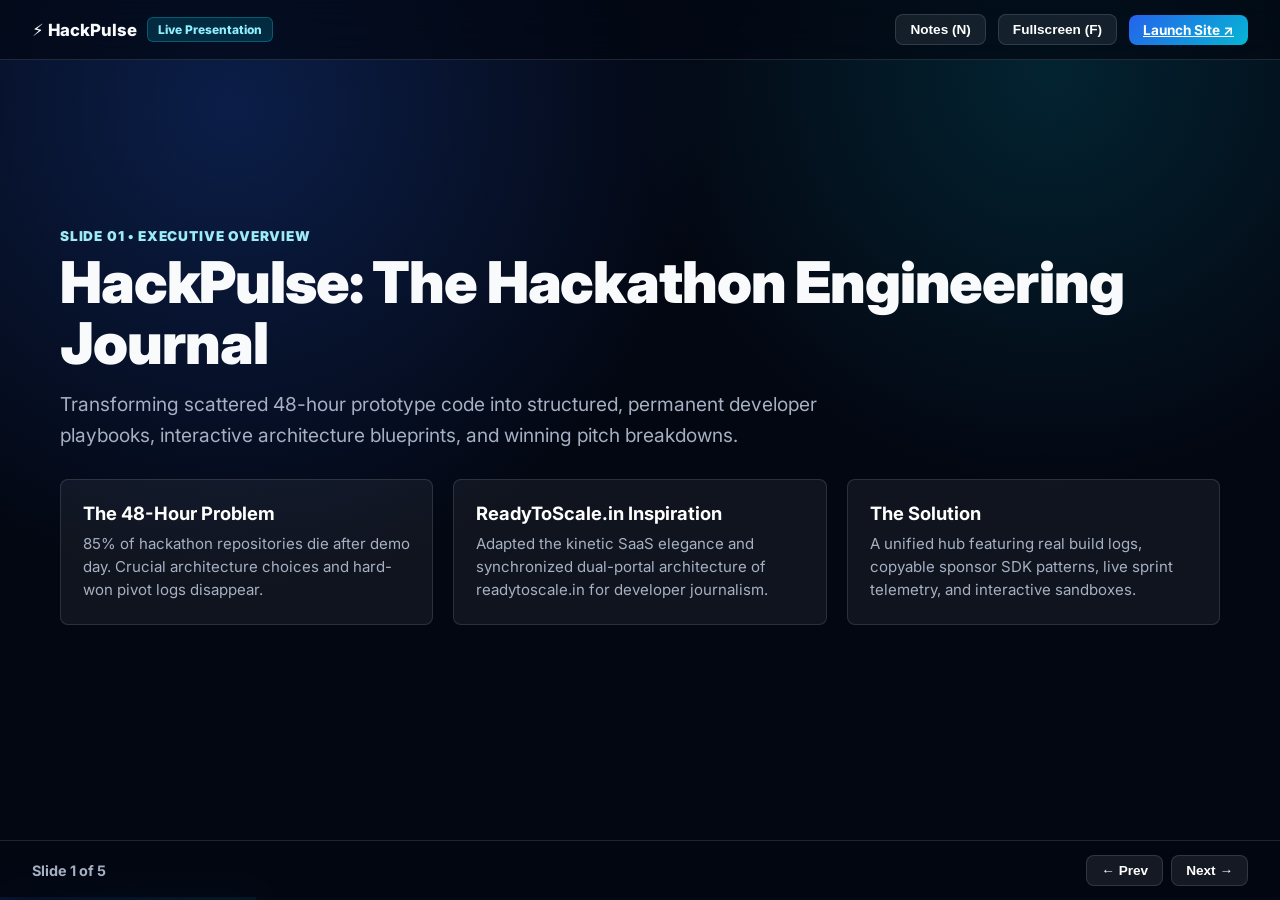
<file: presentation.html>
<!doctype html>
<html lang="en">
  <head>
    <meta charset="UTF-8" />
    <meta name="viewport" content="width=device-width, initial-scale=1.0" />
    <title>HackPulse — 5-Slide Presentation Deck</title>
    <link rel="preconnect" href="https://fonts.googleapis.com" />
    <link rel="preconnect" href="https://fonts.gstatic.com" crossorigin />
    <link href="https://fonts.googleapis.com/css2?family=Inter:wght@400;500;600;700;800;900&display=swap" rel="stylesheet" />
    <style>
      :root {
        --bg: #030712;
        --surface: rgba(17, 24, 39, 0.85);
        --card-bg: rgba(255, 255, 255, 0.055);
        --line: rgba(255, 255, 255, 0.12);
        --blue: #2563eb;
        --violet: #7c3aed;
        --cyan: #06b6d4;
        --cyan-soft: #9debf4;
        --cyan-bright: #8eefff;
        --muted: #a6b0c3;
        --text: #f9fafb;
      }

      * { box-sizing: border-box; }
      html, body {
        margin: 0; padding: 0; width: 100%; height: 100%; overflow: hidden;
        font-family: 'Inter', system-ui, -apple-system, sans-serif;
        background: radial-gradient(circle at 18% 12%, rgba(37,99,235,0.25), transparent 30rem),
                    radial-gradient(circle at 82% 8%, rgba(6,182,212,0.16), transparent 26rem),
                    var(--bg);
        color: var(--text);
      }

      .deck-container {
        position: relative;
        width: 100vw;
        height: 100vh;
        display: flex;
        flex-direction: column;
        justify-content: space-between;
      }

      /* TOP BAR */
      .top-bar {
        position: absolute;
        top: 0; left: 0; right: 0; height: 60px;
        display: flex; align-items: center; justify-content: space-between;
        padding: 0 32px;
        z-index: 20;
        border-bottom: 1px solid var(--line);
        background: rgba(3, 7, 18, 0.65);
        backdrop-filter: blur(16px);
      }
      .brand-title {
        display: flex; align-items: center; gap: 10px; font-weight: 800; font-size: 1.05rem;
      }
      .badge-live {
        padding: 4px 10px; border-radius: 6px; font-size: 0.75rem; font-weight: 800;
        background: rgba(6, 182, 212, 0.18); color: var(--cyan-bright); border: 1px solid rgba(6, 182, 212, 0.35);
      }
      .controls {
        display: flex; align-items: center; gap: 12px;
      }
      .btn {
        padding: 7px 14px; border-radius: 8px; font-weight: 700; font-size: 0.85rem;
        background: rgba(255, 255, 255, 0.08); color: #fff; border: 1px solid var(--line);
        cursor: pointer; transition: all 0.2s ease;
      }
      .btn:hover {
        background: rgba(255, 255, 255, 0.14); border-color: var(--cyan);
      }
      .btn.primary {
        background: linear-gradient(135deg, var(--blue), var(--cyan)); border: 0;
      }

      /* SLIDE VIEWPORT */
      .slides-viewport {
        flex: 1;
        position: relative;
        overflow: hidden;
        display: flex;
        align-items: center;
        justify-content: center;
        padding: 80px 48px 70px;
      }

      .slide {
        position: absolute;
        inset: 80px 48px 70px;
        display: flex;
        flex-direction: column;
        justify-content: center;
        opacity: 0;
        pointer-events: none;
        transform: translateY(24px) scale(0.98);
        transition: opacity 0.4s ease, transform 0.4s ease;
      }
      .slide.active {
        opacity: 1;
        pointer-events: auto;
        transform: translateY(0) scale(1);
      }

      .slide-content-wrap {
        width: min(1160px, 100%);
        margin: 0 auto;
      }

      .kicker {
        font-size: 0.85rem; font-weight: 900; color: var(--cyan-soft);
        text-transform: uppercase; letter-spacing: 0.06em; margin-bottom: 8px;
        display: inline-flex; align-items: center; gap: 8px;
      }
      h1 {
        font-size: clamp(2.4rem, 4.5vw, 4rem);
        line-height: 1.05; margin: 0 0 16px; font-weight: 900;
        letter-spacing: -0.02em;
      }
      h2 {
        font-size: clamp(1.8rem, 3.2vw, 2.7rem);
        line-height: 1.15; margin: 0 0 16px; font-weight: 800;
      }
      p.lead {
        font-size: 1.2rem; color: var(--muted); line-height: 1.6; max-width: 820px; margin: 0 0 28px;
      }

      /* GRIDS & CARDS */
      .grid-3 {
        display: grid; grid-template-columns: repeat(3, 1fr); gap: 20px;
      }
      .grid-2 {
        display: grid; grid-template-columns: 1fr 1fr; gap: 28px; align-items: center;
      }
      .card {
        padding: 22px; border-radius: 8px; border: 1px solid var(--line);
        background: var(--card-bg);
      }
      .card h3 {
        margin: 0 0 8px; font-size: 1.15rem; color: #fff;
      }
      .card p {
        margin: 0; color: var(--muted); font-size: 0.94rem; line-height: 1.55;
      }

      .flow-diagram {
        display: flex; align-items: center; justify-content: space-between; gap: 12px;
        padding: 24px; border-radius: 8px; border: 1px solid rgba(6,182,212,0.35);
        background: rgba(3, 7, 18, 0.7); margin-top: 16px;
      }
      .flow-step {
        flex: 1; text-align: center; padding: 16px; border-radius: 8px;
        background: rgba(255, 255, 255, 0.05); border: 1px solid var(--line);
      }
      .flow-arrow {
        color: var(--cyan-bright); font-size: 1.5rem; font-weight: 900;
      }

      .slide-img {
        width: 100%; border-radius: 8px; border: 1px solid var(--line);
        aspect-ratio: 16 / 9; object-fit: cover; box-shadow: 0 24px 60px rgba(0,0,0,0.5);
      }

      /* BOTTOM BAR */
      .bottom-bar {
        height: 60px;
        display: flex; align-items: center; justify-content: space-between;
        padding: 0 32px;
        border-top: 1px solid var(--line);
        background: rgba(3, 7, 18, 0.8);
        backdrop-filter: blur(16px);
        z-index: 20;
      }
      .slide-counter {
        font-weight: 700; font-size: 0.9rem; color: var(--muted);
      }
      .nav-arrows {
        display: flex; gap: 8px;
      }
      .progress-bar-wrap {
        position: absolute; bottom: 0; left: 0; right: 0; height: 3px;
        background: rgba(255, 255, 255, 0.08);
      }
      .progress-bar-fill {
        height: 100%; background: linear-gradient(90deg, var(--blue), var(--cyan));
        width: 20%; transition: width 0.3s ease;
      }

      /* SPEAKER NOTES DRAWER */
      .speaker-notes-drawer {
        position: fixed; right: 24px; bottom: 74px; width: 440px; max-height: 380px;
        overflow-y: auto; padding: 20px; border-radius: 8px;
        border: 1px solid rgba(6,182,212,0.4);
        background: rgba(3, 7, 18, 0.96); backdrop-filter: blur(24px);
        box-shadow: 0 24px 80px rgba(0,0,0,0.7);
        display: none; z-index: 40;
      }
      .speaker-notes-drawer.open { display: block; }
      .speaker-notes-drawer h4 {
        margin: 0 0 10px; color: var(--cyan-soft); font-size: 0.9rem; text-transform: uppercase;
      }
      .speaker-notes-drawer p {
        margin: 0 0 10px; color: #cbd5e1; font-size: 0.92rem; line-height: 1.6;
      }
      .speaker-notes-drawer blockquote {
        margin: 10px 0 0; padding: 10px 14px; border-left: 3px solid var(--cyan);
        background: rgba(6,182,212,0.1); color: #e2e8f0; font-size: 0.88rem; font-style: italic;
      }

      @media (max-width: 900px) {
        .grid-3, .grid-2 { grid-template-columns: 1fr; }
        .slide { inset: 70px 20px 65px; overflow-y: auto; }
      }
    </style>
  </head>
  <body>
    <div class="deck-container">
      <!-- TOP BAR -->
      <header class="top-bar">
        <div class="brand-title">
          <span>⚡ HackPulse</span>
          <span class="badge-live">Live Presentation</span>
        </div>
        <div class="controls">
          <button class="btn" id="notes-toggle-btn" title="Toggle speaker notes (N key)">Notes (N)</button>
          <button class="btn" id="fullscreen-btn" title="Toggle fullscreen (F key)">Fullscreen (F)</button>
          <a class="btn primary" href="./index.html" target="_blank">Launch Site ↗</a>
        </div>
      </header>

      <!-- SLIDES VIEWPORT -->
      <main class="slides-viewport">
        <!-- SLIDE 1 -->
        <section class="slide active" data-slide="1">
          <div class="slide-content-wrap">
            <span class="kicker">Slide 01 • Executive Overview</span>
            <h1>HackPulse: The Hackathon Engineering Journal</h1>
            <p class="lead">
              Transforming scattered 48-hour prototype code into structured, permanent developer playbooks, interactive architecture blueprints, and winning pitch breakdowns.
            </p>
            <div class="grid-3">
              <div class="card">
                <h3>The 48-Hour Problem</h3>
                <p>85% of hackathon repositories die after demo day. Crucial architecture choices and hard-won pivot logs disappear.</p>
              </div>
              <div class="card">
                <h3>ReadyToScale.in Inspiration</h3>
                <p>Adapted the kinetic SaaS elegance and synchronized dual-portal architecture of readytoscale.in for developer journalism.</p>
              </div>
              <div class="card">
                <h3>The Solution</h3>
                <p>A unified hub featuring real build logs, copyable sponsor SDK patterns, live sprint telemetry, and interactive sandboxes.</p>
              </div>
            </div>
          </div>
        </section>

        <!-- SLIDE 2 -->
        <section class="slide" data-slide="2">
          <div class="slide-content-wrap">
            <span class="kicker">Slide 02 • Visual Engineering</span>
            <h2>Design Philosophy &amp; Aesthetic Translation</h2>
            <p class="lead">
              Strictly recreating the deep obsidian atmosphere, 8px geometry, and sweeping light kinetics of modern SaaS platforms.
            </p>
            <div class="grid-3">
              <div class="card">
                <h3 style="color:var(--cyan-soft);">Obsidian Void Canvas</h3>
                <p>Base background at <code>#030712</code> with layered electric blue (<code>#2563eb</code>) and cyan (<code>#06b6d4</code>) radial mesh gradients.</p>
              </div>
              <div class="card">
                <h3 style="color:var(--cyan-bright);">8px Glass Design System</h3>
                <p>Unified 8px corner radii, frosted glass surfaces (<code>backdrop-filter: blur(22px)</code>), and crisp 1px translucent borders.</p>
              </div>
              <div class="card">
                <h3 style="color:#dffbff;">Hero Orbit Centerpiece</h3>
                <p>3D floating card featuring 4 rotating sprint chips, a continuous light sheen animation, and pulsing live telemetry stream.</p>
              </div>
            </div>
          </div>
        </section>

        <!-- SLIDE 3 -->
        <section class="slide" data-slide="3">
          <div class="slide-content-wrap">
            <span class="kicker">Slide 03 • Core Architecture</span>
            <h2>The 3-Tier Interactive Flow Stage</h2>
            <p class="lead">
              Translating readytoscale.in's admin-to-storefront synchronization into a live developer author-to-reader editorial pipeline.
            </p>
            <div class="flow-diagram">
              <div class="flow-step">
                <strong style="color:var(--cyan-soft);">01. Author Studio</strong>
                <p style="margin-top:6px; font-size:0.86rem; color:var(--muted);">
                  Builders log project specs, track bounties, and author live postmortems.
                </p>
              </div>
              <span class="flow-arrow">→</span>
              <div class="flow-step" style="border-color:rgba(6,182,212,0.4);">
                <strong style="color:#fff;">02. Kinetic Sync Rail</strong>
                <p style="margin-top:6px; font-size:0.86rem; color:var(--muted);">
                  Cascading light pulses &amp; floating chips serialize state to the client.
                </p>
              </div>
              <span class="flow-arrow">→</span>
              <div class="flow-step">
                <strong style="color:var(--cyan-bright);">03. Reader Publication</strong>
                <p style="margin-top:6px; font-size:0.86rem; color:var(--muted);">
                  Instant live card preview with zero-reload interactive toasts.
                </p>
              </div>
            </div>
          </div>
        </section>

        <!-- SLIDE 4 -->
        <section class="slide" data-slide="4">
          <div class="slide-content-wrap">
            <span class="kicker">Slide 04 • Functional Systems</span>
            <h2>Key Platform Features &amp; Capabilities</h2>
            <p class="lead">
              An active application blending static speed with rich client-side interactivity and persistence.
            </p>
            <div class="grid-3">
              <div class="card">
                <h3>6 Curated Field Notes</h3>
                <p>Deep technical breakdowns on AI multi-agent reviewers, 180s pitch tactics, edge cloud backends, and sponsor bounties.</p>
              </div>
              <div class="card">
                <h3>Live Search &amp; Filtering</h3>
                <p>Multi-field keyword search across tags and authors, instant category switching, and persistent local bookmarks.</p>
              </div>
              <div class="card">
                <h3>Article Modal &amp; Code Studio</h3>
                <p>Full-screen glass reader with 1-click clipboard code copy and client-side Author Studio story composer.</p>
              </div>
            </div>
          </div>
        </section>

        <!-- SLIDE 5 -->
        <section class="slide" data-slide="5">
          <div class="slide-content-wrap">
            <span class="kicker">Slide 05 • Production &amp; Impact</span>
            <h2>Tech Stack, CI/CD Pipeline &amp; Deployment</h2>
            <p class="lead">
              Zero-dependency architecture with automated GitHub Actions continuous deployment.
            </p>
            <div class="grid-2">
              <div class="card">
                <h3>Architecture Highlights</h3>
                <p style="margin-bottom:12px;"><strong>Frontend:</strong> Semantic HTML5 • Custom CSS3 Design System • Vanilla ES6+ JS.</p>
                <p style="margin-bottom:12px;"><strong>Performance:</strong> Zero framework bundle overhead; sub-200ms initial paint; 100% offline static compatibility.</p>
                <p><strong>CI/CD:</strong> GitHub Actions (<code>deploy.yml</code>) running <code>actions/deploy-pages@v4</code> with HTTPS enforced.</p>
              </div>
              <div class="card" style="border-color:rgba(6,182,212,0.4); background:rgba(6,182,212,0.06);">
                <h3 style="color:var(--cyan-bright);">Live Production Links</h3>
                <p style="margin-bottom:8px;"><strong>GitHub Repository:</strong><br /><code>github.com/MAHADHEV-AI/hackathon-blog-website-2</code></p>
                <p><strong>Live Website:</strong><br /><code>mahadhev-ai.github.io/hackathon-blog-website-2/</code></p>
              </div>
            </div>
          </div>
        </section>
      </main>

      <!-- SPEAKER NOTES DRAWER -->
      <aside class="speaker-notes-drawer" id="speaker-notes">
        <h4 id="notes-title">Speaker Script</h4>
        <div id="notes-body"></div>
      </aside>

      <!-- BOTTOM BAR -->
      <footer class="bottom-bar">
        <div class="slide-counter" id="slide-counter">Slide 1 of 5</div>
        <div class="nav-arrows">
          <button class="btn" id="prev-btn">← Prev</button>
          <button class="btn" id="next-btn">Next →</button>
        </div>
      </footer>
      <div class="progress-bar-wrap">
        <div class="progress-bar-fill" id="progress-bar"></div>
      </div>
    </div>

    <script>
      const NOTES = [
        `"Good morning/afternoon everyone. Today, I'm excited to present HackPulse. During a 48-hour hackathon, an immense amount of high-velocity engineering happens under intense time constraints. But right after judging, 85% of these repos go completely dark. Inspired by the clean, kinetic design patterns of readytoscale.in, we built HackPulse—a dedicated platform where builders can document their sprints, inspect verified system architectures, and clone battle-tested code snippets in minutes."`,
        `"One of our primary engineering goals was visual parity with the premium dark-mode feel of readytoscale.in. We extracted and adapted its core visual DNA: a deep obsidian base at #030712, dual radial gradients in electric blue and cyan, and a strict 8px card radius. Notice our right-side hero centerpiece: it features rotating milestone chips, a sweeping light sheen, and a live telemetry feed that makes the entire page feel active and responsive."`,
        `"Slide 3 illustrates our core technical innovation: the dual-portal workflow. In readytoscale.in, the admin panel synchronizes product updates directly to a customer storefront. We translated this into a developer editorial workflow. In our Author Studio, a hacker logs their 48-hour sprint. When they click publish, our kinetic sync rail simulates data propagation, and the Reader Publication updates with zero reload."`,
        `"On Slide 4, we examine the platform's core functional modules. Beyond static reading, HackPulse is an active application. Users can filter by category, perform instant multi-keyword searches, and bookmark articles to browser storage. When opening any field note, a full-screen glass modal displays architectural diagrams and copyable TypeScript code blocks with 1-click clipboard integration."`,
        `"To conclude, HackPulse was engineered for extreme velocity and reliability. By utilizing modern semantic HTML5, a custom CSS3 design system, and modular vanilla JavaScript, we achieved near-instant load times with zero framework bloat. The entire repository is version-controlled at MAHADHEV-AI/hackathon-blog-website-2 and deployed live via automated GitHub Actions on GitHub Pages. Thank you!"`
      ];

      let currentSlide = 0;
      const slides = document.querySelectorAll('.slide');
      const counter = document.getElementById('slide-counter');
      const progressBar = document.getElementById('progress-bar');
      const notesDrawer = document.getElementById('speaker-notes');
      const notesBody = document.getElementById('notes-body');
      const notesTitle = document.getElementById('notes-title');

      function updateSlide(idx) {
        currentSlide = Math.max(0, Math.min(idx, slides.length - 1));
        slides.forEach((s, i) => s.classList.toggle('active', i === currentSlide));
        counter.textContent = `Slide ${currentSlide + 1} of ${slides.length}`;
        progressBar.style.width = `${((currentSlide + 1) / slides.length) * 100}%`;
        notesTitle.textContent = `Speaker Script • Slide ${currentSlide + 1}`;
        notesBody.innerHTML = `<p>${NOTES[currentSlide]}</p>`;
      }

      document.getElementById('prev-btn').addEventListener('click', () => updateSlide(currentSlide - 1));
      document.getElementById('next-btn').addEventListener('click', () => updateSlide(currentSlide + 1));

      window.addEventListener('keydown', (e) => {
        if (e.key === 'ArrowRight' || e.key === ' ') { updateSlide(currentSlide + 1); }
        else if (e.key === 'ArrowLeft') { updateSlide(currentSlide - 1); }
        else if (e.key.toLowerCase() === 'n') { notesDrawer.classList.toggle('open'); }
        else if (e.key.toLowerCase() === 'f') {
          if (!document.fullscreenElement) { document.documentElement.requestFullscreen(); }
          else { document.exitFullscreen(); }
        }
      });

      document.getElementById('notes-toggle-btn').addEventListener('click', () => {
        notesDrawer.classList.toggle('open');
      });

      document.getElementById('fullscreen-btn').addEventListener('click', () => {
        if (!document.fullscreenElement) { document.documentElement.requestFullscreen(); }
        else { document.exitFullscreen(); }
      });

      updateSlide(0);
    </script>
  </body>
</html>
</file>
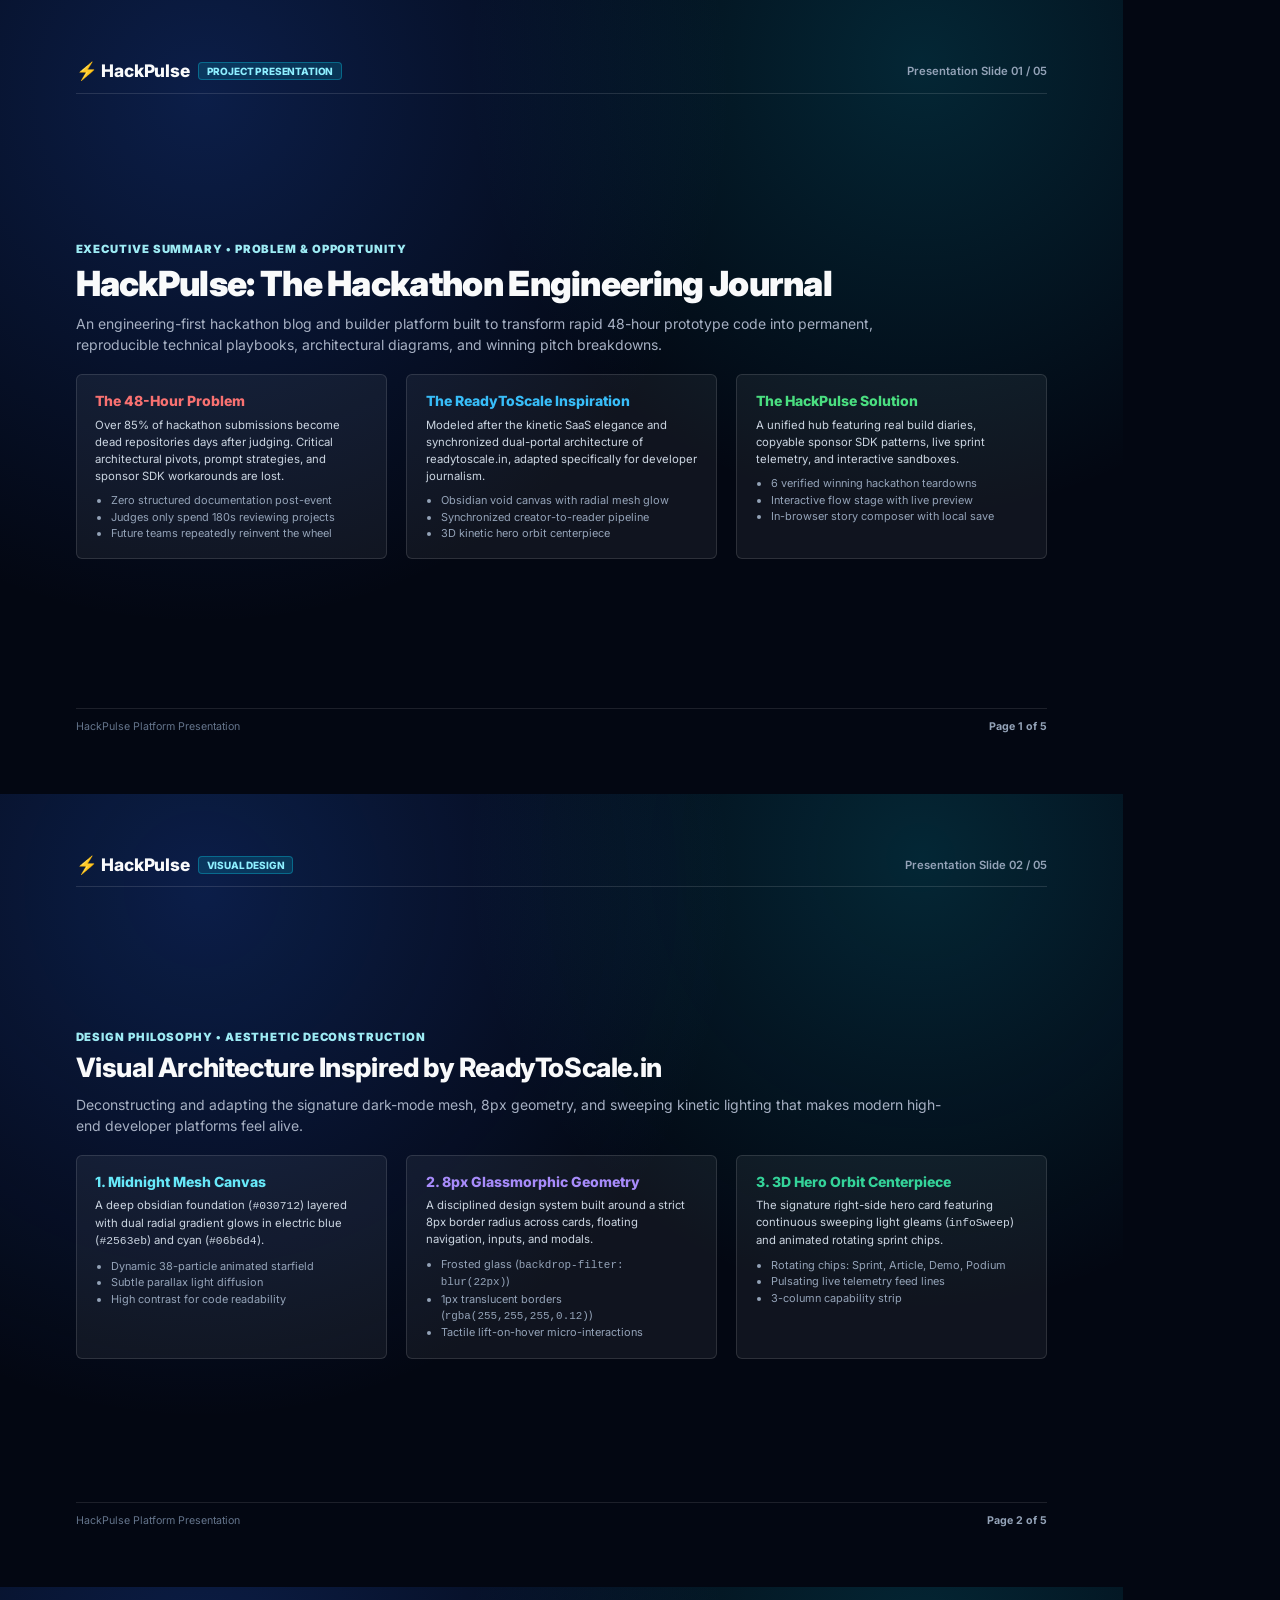
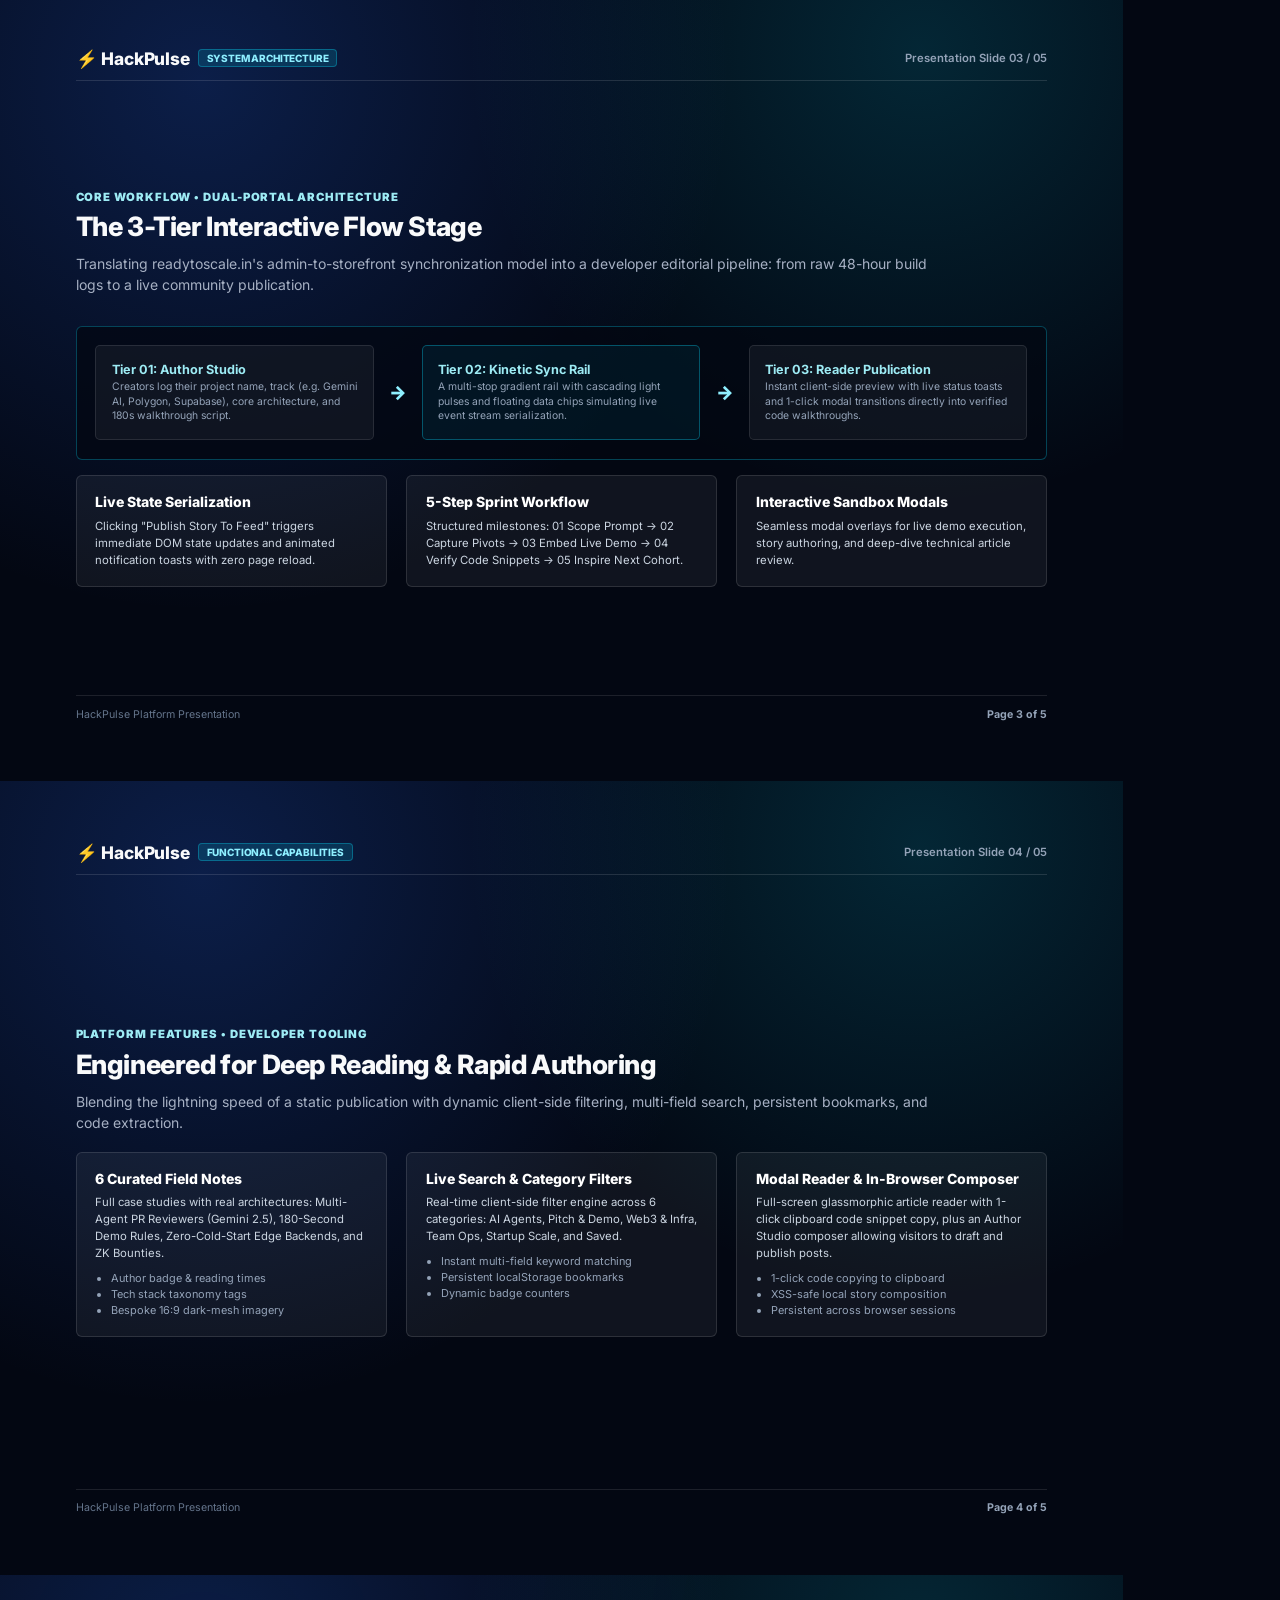
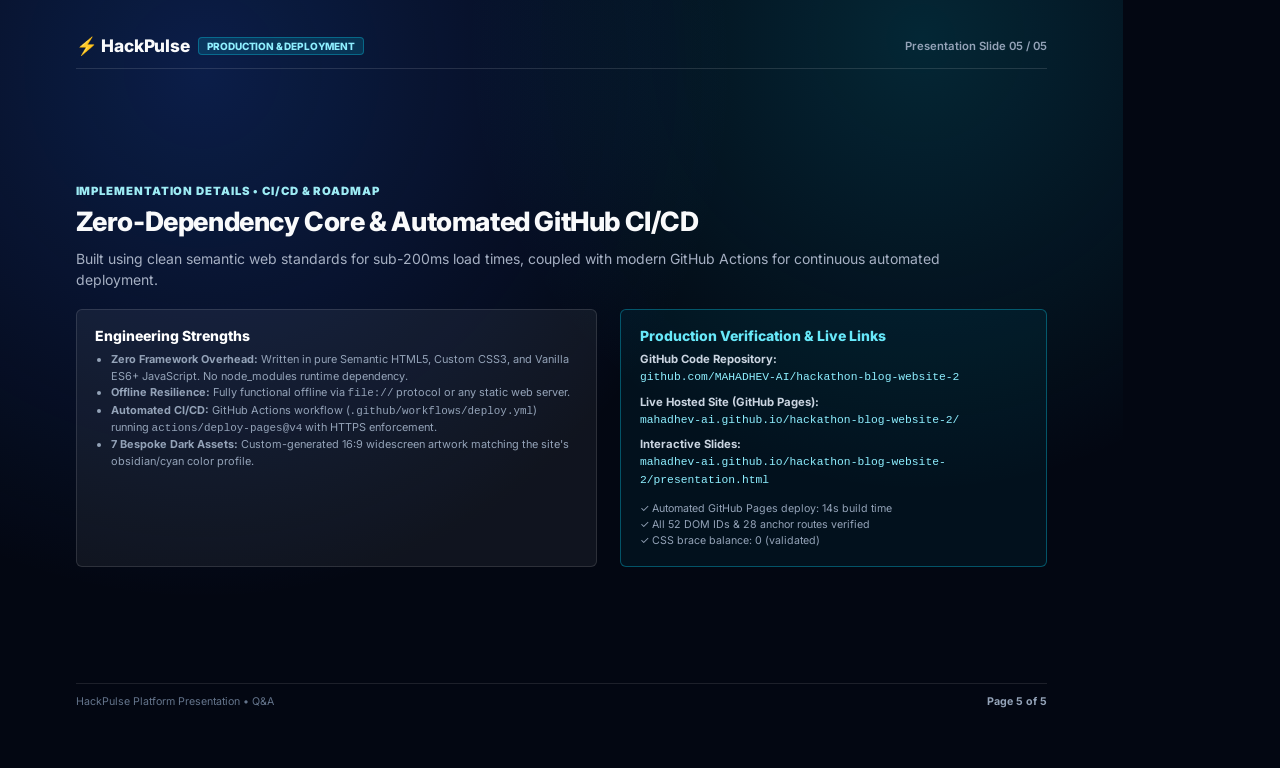
<file: print-slides.html>
<!doctype html>
<html lang="en">
  <head>
    <meta charset="UTF-8" />
    <title>HackPulse — 5-Page Presentation Document</title>
    <link rel="preconnect" href="https://fonts.googleapis.com" />
    <link rel="preconnect" href="https://fonts.gstatic.com" crossorigin />
    <link href="https://fonts.googleapis.com/css2?family=Inter:wght@400;500;600;700;800;900&display=swap" rel="stylesheet" />
    <style>
      @page {
        size: A4 landscape;
        margin: 0;
      }
      * {
        box-sizing: border-box;
      }
      html, body {
        margin: 0;
        padding: 0;
        font-family: 'Inter', -apple-system, BlinkMacSystemFont, sans-serif;
        background: #030712;
        color: #f9fafb;
        -webkit-print-color-adjust: exact;
        print-color-adjust: exact;
      }
      .page {
        width: 297mm;
        height: 210mm;
        page-break-after: always;
        break-after: page;
        position: relative;
        padding: 16mm 20mm;
        display: flex;
        flex-direction: column;
        justify-content: space-between;
        background: radial-gradient(circle at 18% 12%, rgba(37,99,235,0.25), transparent 140mm),
                    radial-gradient(circle at 82% 8%, rgba(6,182,212,0.18), transparent 120mm),
                    #030712;
        overflow: hidden;
      }

      /* HEADER */
      .page-header {
        display: flex;
        align-items: center;
        justify-content: space-between;
        border-bottom: 1px solid rgba(255, 255, 255, 0.12);
        padding-bottom: 3mm;
      }
      .brand {
        display: flex;
        align-items: center;
        gap: 8px;
        font-weight: 800;
        font-size: 13pt;
        letter-spacing: -0.01em;
      }
      .badge {
        padding: 2px 8px;
        border-radius: 4px;
        font-size: 7.5pt;
        font-weight: 800;
        text-transform: uppercase;
        background: rgba(6, 182, 212, 0.18);
        color: #8eefff;
        border: 1px solid rgba(6, 182, 212, 0.4);
      }
      .page-tag {
        font-size: 8.5pt;
        color: #94a3b8;
        font-weight: 600;
      }

      /* CONTENT */
      .page-body {
        flex: 1;
        display: flex;
        flex-direction: column;
        justify-content: center;
        padding: 4mm 0;
      }
      .kicker {
        font-size: 8.5pt;
        font-weight: 900;
        text-transform: uppercase;
        letter-spacing: 0.08em;
        color: #9debf4;
        margin-bottom: 2mm;
      }
      h1 {
        font-size: 26pt;
        line-height: 1.1;
        margin: 0 0 3mm;
        font-weight: 900;
        letter-spacing: -0.02em;
      }
      h2 {
        font-size: 20pt;
        line-height: 1.15;
        margin: 0 0 3mm;
        font-weight: 800;
        letter-spacing: -0.015em;
      }
      p.subtitle {
        font-size: 10.5pt;
        color: #a6b0c3;
        line-height: 1.5;
        margin: 0 0 5mm;
        max-width: 230mm;
      }

      /* GRIDS */
      .grid-3 {
        display: grid;
        grid-template-columns: repeat(3, 1fr);
        gap: 5mm;
      }
      .grid-2 {
        display: grid;
        grid-template-columns: 1.1fr 0.9fr;
        gap: 6mm;
        align-items: stretch;
      }
      .card {
        padding: 4.5mm 5mm;
        border-radius: 6px;
        border: 1px solid rgba(255, 255, 255, 0.12);
        background: rgba(255, 255, 255, 0.055);
      }
      .card h3 {
        margin: 0 0 2mm;
        font-size: 10.5pt;
        font-weight: 800;
        color: #fff;
      }
      .card p {
        margin: 0;
        font-size: 8.5pt;
        line-height: 1.5;
        color: #cbd5e1;
      }
      .card ul {
        margin: 2mm 0 0;
        padding-left: 4mm;
        font-size: 8.2pt;
        color: #94a3b8;
        line-height: 1.5;
      }

      .flow-row {
        display: flex;
        align-items: center;
        gap: 4mm;
        padding: 5mm;
        border-radius: 6px;
        background: rgba(3, 7, 18, 0.75);
        border: 1px solid rgba(6, 182, 212, 0.35);
        margin-top: 3mm;
      }
      .flow-box {
        flex: 1;
        padding: 4mm;
        border-radius: 5px;
        background: rgba(255, 255, 255, 0.05);
        border: 1px solid rgba(255, 255, 255, 0.1);
      }
      .flow-box strong {
        display: block;
        font-size: 9.5pt;
        color: #9debf4;
        margin-bottom: 1mm;
      }
      .flow-box p {
        margin: 0;
        font-size: 7.8pt;
        color: #94a3b8;
        line-height: 1.4;
      }
      .flow-sep {
        font-size: 14pt;
        font-weight: 900;
        color: #8eefff;
      }

      /* FOOTER */
      .page-footer {
        display: flex;
        align-items: center;
        justify-content: space-between;
        border-top: 1px solid rgba(255, 255, 255, 0.1);
        padding-top: 3mm;
        font-size: 8pt;
        color: #64748b;
      }
      .page-num {
        font-weight: 700;
        color: #94a3b8;
      }
    </style>
  </head>
  <body>

    <!-- PAGE 1 -->
    <section class="page">
      <header class="page-header">
        <div class="brand">
          <span>⚡ HackPulse</span>
          <span class="badge">Project Presentation</span>
        </div>
        <div class="page-tag">Presentation Slide 01 / 05</div>
      </header>

      <div class="page-body">
        <div class="kicker">Executive Summary • Problem &amp; Opportunity</div>
        <h1>HackPulse: The Hackathon Engineering Journal</h1>
        <p class="subtitle">
          An engineering-first hackathon blog and builder platform built to transform rapid 48-hour prototype code into permanent, reproducible technical playbooks, architectural diagrams, and winning pitch breakdowns.
        </p>

        <div class="grid-3">
          <div class="card">
            <h3 style="color:#f87171;">The 48-Hour Problem</h3>
            <p>Over 85% of hackathon submissions become dead repositories days after judging. Critical architectural pivots, prompt strategies, and sponsor SDK workarounds are lost.</p>
            <ul>
              <li>Zero structured documentation post-event</li>
              <li>Judges only spend 180s reviewing projects</li>
              <li>Future teams repeatedly reinvent the wheel</li>
            </ul>
          </div>
          <div class="card">
            <h3 style="color:#38bdf8;">The ReadyToScale Inspiration</h3>
            <p>Modeled after the kinetic SaaS elegance and synchronized dual-portal architecture of readytoscale.in, adapted specifically for developer journalism.</p>
            <ul>
              <li>Obsidian void canvas with radial mesh glow</li>
              <li>Synchronized creator-to-reader pipeline</li>
              <li>3D kinetic hero orbit centerpiece</li>
            </ul>
          </div>
          <div class="card">
            <h3 style="color:#4ade80;">The HackPulse Solution</h3>
            <p>A unified hub featuring real build diaries, copyable sponsor SDK patterns, live sprint telemetry, and interactive sandboxes.</p>
            <ul>
              <li>6 verified winning hackathon teardowns</li>
              <li>Interactive flow stage with live preview</li>
              <li>In-browser story composer with local save</li>
            </ul>
          </div>
        </div>
      </div>

      <footer class="page-footer">
        <span>HackPulse Platform Presentation</span>
        <span class="page-num">Page 1 of 5</span>
      </footer>
    </section>

    <!-- PAGE 2 -->
    <section class="page">
      <header class="page-header">
        <div class="brand">
          <span>⚡ HackPulse</span>
          <span class="badge">Visual Design</span>
        </div>
        <div class="page-tag">Presentation Slide 02 / 05</div>
      </header>

      <div class="page-body">
        <div class="kicker">Design Philosophy • Aesthetic Deconstruction</div>
        <h2>Visual Architecture Inspired by ReadyToScale.in</h2>
        <p class="subtitle">
          Deconstructing and adapting the signature dark-mode mesh, 8px geometry, and sweeping kinetic lighting that makes modern high-end developer platforms feel alive.
        </p>

        <div class="grid-3">
          <div class="card">
            <h3 style="color:#67e8f9;">1. Midnight Mesh Canvas</h3>
            <p>A deep obsidian foundation (<code>#030712</code>) layered with dual radial gradient glows in electric blue (<code>#2563eb</code>) and cyan (<code>#06b6d4</code>).</p>
            <ul>
              <li>Dynamic 38-particle animated starfield</li>
              <li>Subtle parallax light diffusion</li>
              <li>High contrast for code readability</li>
            </ul>
          </div>
          <div class="card">
            <h3 style="color:#a78bfa;">2. 8px Glassmorphic Geometry</h3>
            <p>A disciplined design system built around a strict 8px border radius across cards, floating navigation, inputs, and modals.</p>
            <ul>
              <li>Frosted glass (<code>backdrop-filter: blur(22px)</code>)</li>
              <li>1px translucent borders (<code>rgba(255,255,255,0.12)</code>)</li>
              <li>Tactile lift-on-hover micro-interactions</li>
            </ul>
          </div>
          <div class="card">
            <h3 style="color:#34d399;">3. 3D Hero Orbit Centerpiece</h3>
            <p>The signature right-side hero card featuring continuous sweeping light gleams (<code>infoSweep</code>) and animated rotating sprint chips.</p>
            <ul>
              <li>Rotating chips: Sprint, Article, Demo, Podium</li>
              <li>Pulsating live telemetry feed lines</li>
              <li>3-column capability strip</li>
            </ul>
          </div>
        </div>
      </div>

      <footer class="page-footer">
        <span>HackPulse Platform Presentation</span>
        <span class="page-num">Page 2 of 5</span>
      </footer>
    </section>

    <!-- PAGE 3 -->
    <section class="page">
      <header class="page-header">
        <div class="brand">
          <span>⚡ HackPulse</span>
          <span class="badge">System Architecture</span>
        </div>
        <div class="page-tag">Presentation Slide 03 / 05</div>
      </header>

      <div class="page-body">
        <div class="kicker">Core Workflow • Dual-Portal Architecture</div>
        <h2>The 3-Tier Interactive Flow Stage</h2>
        <p class="subtitle">
          Translating readytoscale.in's admin-to-storefront synchronization model into a developer editorial pipeline: from raw 48-hour build logs to a live community publication.
        </p>

        <div class="flow-row">
          <div class="flow-box">
            <strong>Tier 01: Author Studio</strong>
            <p>Creators log their project name, track (e.g. Gemini AI, Polygon, Supabase), core architecture, and 180s walkthrough script.</p>
          </div>
          <span class="flow-sep">→</span>
          <div class="flow-box" style="border-color:rgba(6,182,212,0.4); background:rgba(6,182,212,0.08);">
            <strong>Tier 02: Kinetic Sync Rail</strong>
            <p>A multi-stop gradient rail with cascading light pulses and floating data chips simulating live event stream serialization.</p>
          </div>
          <span class="flow-sep">→</span>
          <div class="flow-box">
            <strong>Tier 03: Reader Publication</strong>
            <p>Instant client-side preview with live status toasts and 1-click modal transitions directly into verified code walkthroughs.</p>
          </div>
        </div>

        <div class="grid-3" style="margin-top: 4mm;">
          <div class="card">
            <h3>Live State Serialization</h3>
            <p>Clicking "Publish Story To Feed" triggers immediate DOM state updates and animated notification toasts with zero page reload.</p>
          </div>
          <div class="card">
            <h3>5-Step Sprint Workflow</h3>
            <p>Structured milestones: 01 Scope Prompt → 02 Capture Pivots → 03 Embed Live Demo → 04 Verify Code Snippets → 05 Inspire Next Cohort.</p>
          </div>
          <div class="card">
            <h3>Interactive Sandbox Modals</h3>
            <p>Seamless modal overlays for live demo execution, story authoring, and deep-dive technical article review.</p>
          </div>
        </div>
      </div>

      <footer class="page-footer">
        <span>HackPulse Platform Presentation</span>
        <span class="page-num">Page 3 of 5</span>
      </footer>
    </section>

    <!-- PAGE 4 -->
    <section class="page">
      <header class="page-header">
        <div class="brand">
          <span>⚡ HackPulse</span>
          <span class="badge">Functional Capabilities</span>
        </div>
        <div class="page-tag">Presentation Slide 04 / 05</div>
      </header>

      <div class="page-body">
        <div class="kicker">Platform Features • Developer Tooling</div>
        <h2>Engineered for Deep Reading &amp; Rapid Authoring</h2>
        <p class="subtitle">
          Blending the lightning speed of a static publication with dynamic client-side filtering, multi-field search, persistent bookmarks, and code extraction.
        </p>

        <div class="grid-3">
          <div class="card">
            <h3>6 Curated Field Notes</h3>
            <p>Full case studies with real architectures: Multi-Agent PR Reviewers (Gemini 2.5), 180-Second Demo Rules, Zero-Cold-Start Edge Backends, and ZK Bounties.</p>
            <ul>
              <li>Author badge &amp; reading times</li>
              <li>Tech stack taxonomy tags</li>
              <li>Bespoke 16:9 dark-mesh imagery</li>
            </ul>
          </div>
          <div class="card">
            <h3>Live Search &amp; Category Filters</h3>
            <p>Real-time client-side filter engine across 6 categories: AI Agents, Pitch &amp; Demo, Web3 &amp; Infra, Team Ops, Startup Scale, and Saved.</p>
            <ul>
              <li>Instant multi-field keyword matching</li>
              <li>Persistent localStorage bookmarks</li>
              <li>Dynamic badge counters</li>
            </ul>
          </div>
          <div class="card">
            <h3>Modal Reader &amp; In-Browser Composer</h3>
            <p>Full-screen glassmorphic article reader with 1-click clipboard code snippet copy, plus an Author Studio composer allowing visitors to draft and publish posts.</p>
            <ul>
              <li>1-click code copying to clipboard</li>
              <li>XSS-safe local story composition</li>
              <li>Persistent across browser sessions</li>
            </ul>
          </div>
        </div>
      </div>

      <footer class="page-footer">
        <span>HackPulse Platform Presentation</span>
        <span class="page-num">Page 4 of 5</span>
      </footer>
    </section>

    <!-- PAGE 5 -->
    <section class="page">
      <header class="page-header">
        <div class="brand">
          <span>⚡ HackPulse</span>
          <span class="badge">Production &amp; Deployment</span>
        </div>
        <div class="page-tag">Presentation Slide 05 / 05</div>
      </header>

      <div class="page-body">
        <div class="kicker">Implementation Details • CI/CD &amp; Roadmap</div>
        <h2>Zero-Dependency Core &amp; Automated GitHub CI/CD</h2>
        <p class="subtitle">
          Built using clean semantic web standards for sub-200ms load times, coupled with modern GitHub Actions for continuous automated deployment.
        </p>

        <div class="grid-2">
          <div class="card">
            <h3>Engineering Strengths</h3>
            <ul>
              <li><strong>Zero Framework Overhead:</strong> Written in pure Semantic HTML5, Custom CSS3, and Vanilla ES6+ JavaScript. No node_modules runtime dependency.</li>
              <li><strong>Offline Resilience:</strong> Fully functional offline via <code>file://</code> protocol or any static web server.</li>
              <li><strong>Automated CI/CD:</strong> GitHub Actions workflow (<code>.github/workflows/deploy.yml</code>) running <code>actions/deploy-pages@v4</code> with HTTPS enforcement.</li>
              <li><strong>7 Bespoke Dark Assets:</strong> Custom-generated 16:9 widescreen artwork matching the site's obsidian/cyan color profile.</li>
            </ul>
          </div>
          <div class="card" style="border-color:rgba(6,182,212,0.4); background:rgba(6,182,212,0.06);">
            <h3 style="color:#67e8f9;">Production Verification &amp; Live Links</h3>
            <p style="margin-bottom:2mm;"><strong>GitHub Code Repository:</strong><br /><code style="color:#8eefff;">github.com/MAHADHEV-AI/hackathon-blog-website-2</code></p>
            <p style="margin-bottom:2mm;"><strong>Live Hosted Site (GitHub Pages):</strong><br /><code style="color:#8eefff;">mahadhev-ai.github.io/hackathon-blog-website-2/</code></p>
            <p style="margin-bottom:3mm;"><strong>Interactive Slides:</strong><br /><code style="color:#8eefff;">mahadhev-ai.github.io/hackathon-blog-website-2/presentation.html</code></p>
            <p style="font-size:8pt; color:#94a3b8; margin:0;">
              ✓ Automated GitHub Pages deploy: 14s build time<br />
              ✓ All 52 DOM IDs &amp; 28 anchor routes verified<br />
              ✓ CSS brace balance: 0 (validated)
            </p>
          </div>
        </div>
      </div>

      <footer class="page-footer">
        <span>HackPulse Platform Presentation • Q&amp;A</span>
        <span class="page-num">Page 5 of 5</span>
      </footer>
    </section>

  </body>
</html>
</file>
<file: styles.css>
:root {
  color: #f9fafb;
  background: #030712;
  font-family: 'Inter', ui-sans-serif, system-ui, -apple-system, BlinkMacSystemFont, 'Segoe UI', sans-serif;
  font-synthesis: none;
  text-rendering: optimizeLegibility;
  -webkit-font-smoothing: antialiased;
  --blue: #2563eb;
  --violet: #7c3aed;
  --cyan: #06b6d4;
  --surface: #111827;
  --line: rgba(255, 255, 255, 0.12);
  --muted: #a6b0c3;
  --mint: #c9fff3;
  --cyan-soft: #9debf4;
  --cyan-bright: #8eefff;
}

* {
  box-sizing: border-box;
}

html {
  scroll-behavior: smooth;
}

body {
  margin: 0;
  min-width: 320px;
  overflow-x: hidden;
  background:
    radial-gradient(circle at 18% 12%, rgba(37, 99, 235, 0.25), transparent 30rem),
    radial-gradient(circle at 82% 8%, rgba(6, 182, 212, 0.16), transparent 26rem),
    #030712;
  color: #f9fafb;
}

body.modal-open {
  overflow: hidden;
}

a {
  color: inherit;
  text-decoration: none;
}

button {
  font: inherit;
  color: inherit;
  background: none;
  border: 0;
  cursor: pointer;
}

.app {
  position: relative;
  overflow: hidden;
}

/* ==========================================================================
   FLOATING FROSTED GLASS NAVBAR (Mirrors readytoscale.in .nav)
   ========================================================================== */

.nav {
  position: fixed;
  z-index: 30;
  top: 18px;
  left: 50%;
  width: min(1120px, calc(100% - 32px));
  min-height: 64px;
  transform: translate(-50%);
  display: flex;
  align-items: center;
  justify-content: space-between;
  gap: 18px;
  padding: 12px 14px;
  border: 1px solid var(--line);
  border-radius: 8px;
  background: rgba(3, 7, 18, 0.72);
  -webkit-backdrop-filter: blur(22px);
  backdrop-filter: blur(22px);
  box-shadow: 0 22px 70px rgba(0, 0, 0, 0.35);
}

.logo {
  display: inline-flex;
  align-items: center;
  gap: 10px;
  font-weight: 800;
  letter-spacing: -0.01em;
}

.brand-logo {
  position: relative;
  display: grid;
  width: 34px;
  height: 34px;
  place-items: center;
  border-radius: 8px;
  isolation: isolate;
  background: rgba(255, 255, 255, 0.06);
  box-shadow: 0 12px 28px rgba(6, 182, 212, 0.22);
  overflow: hidden;
  flex-shrink: 0;
}

.brand-logo.large {
  width: 96px;
  height: 96px;
  border-radius: 18px;
  box-shadow: 0 0 68px rgba(6, 182, 212, 0.34);
}

.brand-logo-svg {
  position: relative;
  z-index: 2;
  width: 72%;
  height: 72%;
  display: block;
}

.brand-orbit {
  position: absolute;
  inset: 6px;
  border: 1px solid rgba(255, 255, 255, 0.48);
  border-left-color: rgba(6, 182, 212, 0.15);
  border-bottom-color: rgba(124, 58, 237, 0.2);
  border-radius: inherit;
  transform: rotate(18deg);
  animation: logoOrbit 5s linear infinite;
}

@keyframes logoOrbit {
  to {
    transform: rotate(378deg);
  }
}

.nav nav {
  display: flex;
  gap: 24px;
  color: var(--muted);
  font-size: 0.94rem;
}

.nav nav a {
  position: relative;
  display: inline-flex;
  align-items: center;
  min-height: 38px;
  padding: 0 2px;
  transition: color 0.18s ease, transform 0.18s ease, text-shadow 0.18s ease;
}

.nav nav a::after {
  content: "";
  position: absolute;
  left: 0;
  right: 0;
  bottom: 3px;
  height: 2px;
  border-radius: 999px;
  background: linear-gradient(90deg, var(--blue), var(--cyan));
  box-shadow: 0 0 18px rgba(6, 182, 212, 0.45);
  transform: scaleX(0);
  transform-origin: center;
  transition: transform 0.18s ease;
}

.nav nav a:hover,
.nav nav a:focus-visible {
  color: #f9fafb;
  transform: translateY(-2px);
  text-shadow: 0 0 18px rgba(141, 245, 255, 0.35);
}

.nav nav a:hover::after,
.nav nav a:focus-visible::after {
  transform: scaleX(1);
}

.nav-actions {
  display: flex;
  align-items: center;
  gap: 10px;
}

.nav-cta,
.button {
  display: inline-flex;
  align-items: center;
  justify-content: center;
  min-height: 44px;
  gap: 9px;
  border-radius: 8px;
  border: 1px solid rgba(255, 255, 255, 0.14);
  font-weight: 800;
  white-space: nowrap;
  transition: transform 0.18s ease, border-color 0.18s ease, background 0.18s ease, box-shadow 0.18s ease;
}

.nav-cta {
  padding: 0 15px;
  background: rgba(255, 255, 255, 0.08);
}

.button {
  padding: 0 22px;
}

.button.small {
  min-height: 38px;
  padding: 0 14px;
  font-size: 0.88rem;
}

.button:hover,
.nav-cta:hover {
  transform: translateY(-2px);
  border-color: rgba(6, 182, 212, 0.55);
}

.primary {
  border: 0;
  background: linear-gradient(135deg, var(--blue), var(--violet) 62%, var(--cyan));
  box-shadow: 0 18px 44px rgba(37, 99, 235, 0.34);
}

.secondary {
  background: rgba(255, 255, 255, 0.07);
}

.mobile-menu-btn {
  display: none;
  width: 40px;
  height: 40px;
  border: 1px solid var(--line);
  border-radius: 8px;
  align-items: center;
  justify-content: center;
  background: rgba(255, 255, 255, 0.06);
}

.mobile-drawer {
  position: fixed;
  z-index: 29;
  top: 90px;
  left: 16px;
  right: 16px;
  padding: 18px;
  border: 1px solid rgba(6, 182, 212, 0.3);
  border-radius: 8px;
  background: rgba(3, 7, 18, 0.96);
  -webkit-backdrop-filter: blur(22px);
  backdrop-filter: blur(22px);
  display: none;
  gap: 10px;
  box-shadow: 0 28px 80px rgba(0, 0, 0, 0.6);
}

.mobile-drawer.open {
  display: grid;
}

.mobile-drawer a {
  padding: 10px 12px;
  border-radius: 8px;
  background: rgba(255, 255, 255, 0.05);
  font-weight: 700;
}

/* ==========================================================================
   LOADING PRELOADER SCREEN
   ========================================================================== */

.loading-screen {
  position: fixed;
  z-index: 100;
  inset: 0;
  display: grid;
  place-items: center;
  align-content: center;
  gap: 16px;
  background:
    radial-gradient(circle at 50% 34%, rgba(37, 99, 235, 0.28), transparent 22rem),
    radial-gradient(circle at 56% 56%, rgba(6, 182, 212, 0.16), transparent 18rem),
    #030712;
  transition: opacity 0.42s ease, visibility 0.42s ease;
}

.loading-screen.loaded {
  opacity: 0;
  visibility: hidden;
  pointer-events: none;
}

.loading-screen strong {
  font-size: clamp(1.8rem, 5vw, 3.5rem);
  line-height: 1;
}

.loading-screen p {
  margin: 0;
  color: var(--muted);
}

.loader-track {
  width: min(280px, 70vw);
  height: 4px;
  border-radius: 999px;
  overflow: hidden;
  background: rgba(255, 255, 255, 0.12);
}

.loader-track span {
  display: block;
  width: 42%;
  height: 100%;
  border-radius: inherit;
  background: linear-gradient(90deg, var(--blue), var(--cyan));
  animation: loaderMove 1.2s ease-in-out infinite;
}

.loader-particles {
  position: absolute;
  width: 240px;
  height: 240px;
}

.loader-particles span {
  position: absolute;
  left: 50%;
  top: 50%;
  width: 4px;
  height: 4px;
  border-radius: 999px;
  background: var(--cyan-soft);
  transform: rotate(calc(var(--i) * 22.5deg)) translate(110px);
  opacity: 0.24;
  animation: loaderSpark 1.8s ease-in-out infinite;
  animation-delay: calc(var(--i) * 80ms);
}

@keyframes loaderMove {
  0% {
    transform: translate(-110%);
  }
  to {
    transform: translate(245%);
  }
}

@keyframes loaderSpark {
  50% {
    opacity: 1;
    box-shadow: 0 0 22px #67e8f9;
  }
}

/* ==========================================================================
   HERO SECTION & SIGNATURE PRODUCT INFO CARD
   ========================================================================== */

.hero {
  position: relative;
  min-height: 100svh;
  display: grid;
  grid-template-columns: minmax(0, 1fr) minmax(420px, 0.9fr);
  align-items: center;
  gap: clamp(28px, 5vw, 72px);
  width: min(1180px, calc(100% - 36px));
  margin: 0 auto;
  padding: 132px 0 80px;
}

.hero-copy {
  position: relative;
  z-index: 2;
}

.eyebrow,
.section-kicker {
  display: inline-flex;
  align-items: center;
  gap: 8px;
  color: var(--cyan-soft);
  font-size: 0.78rem;
  font-weight: 900;
  letter-spacing: 0.04em;
  text-transform: uppercase;
}

h1,
h2,
h3,
p {
  margin-top: 0;
}

h1 {
  max-width: 760px;
  margin-bottom: 20px;
  font-size: clamp(3rem, 7.2vw, 6.15rem);
  line-height: 0.94;
  letter-spacing: -0.025em;
}

h2 {
  margin-bottom: 0;
  font-size: clamp(2.15rem, 4vw, 4.1rem);
  line-height: 1.02;
  letter-spacing: -0.02em;
}

h3 {
  margin-bottom: 10px;
  font-size: 1.2rem;
}

.hero p,
.section-heading p,
.cta p {
  max-width: 650px;
  color: var(--muted);
  font-size: 1.15rem;
  line-height: 1.7;
}

.hero-actions,
.hero-trust {
  display: flex;
  align-items: center;
  flex-wrap: wrap;
  gap: 14px;
}

.hero-actions {
  margin: 34px 0 28px;
}

.hero-trust span {
  display: inline-flex;
  align-items: center;
  gap: 8px;
  color: #d7deeb;
  font-size: 0.92rem;
}

.hero-trust svg {
  color: var(--cyan-bright);
}

.pulse {
  animation: pulse 2.8s ease-in-out infinite;
}

@keyframes pulse {
  0%,
  to {
    box-shadow: 0 18px 44px rgba(37, 99, 235, 0.34);
  }
  50% {
    box-shadow: 0 22px 62px rgba(6, 182, 212, 0.44);
  }
}

.particles {
  position: absolute;
  inset: 0;
  pointer-events: none;
}

.particles span {
  position: absolute;
  left: var(--x);
  top: var(--y);
  width: var(--s);
  height: var(--s);
  border-radius: 999px;
  background: #8df5ff;
  opacity: 0.45;
  animation: particle var(--d) ease-in-out infinite alternate;
}

@keyframes particle {
  to {
    transform: translate3d(22px, -34px, 0) scale(1.8);
    opacity: 0.1;
  }
}

.parallax-glow {
  position: absolute;
  filter: blur(40px);
  opacity: 0.56;
  pointer-events: none;
}

.glow-one {
  top: 20%;
  right: -12%;
  width: 360px;
  height: 360px;
  background: rgba(124, 58, 237, 0.48);
}

.glow-two {
  bottom: 12%;
  left: 22%;
  width: 240px;
  height: 240px;
  background: rgba(6, 182, 212, 0.3);
}

/* Signature Right-Side Info Card */
.product-info-card {
  position: relative;
  z-index: 2;
  min-height: 590px;
  padding: clamp(18px, 3vw, 28px);
  border: 1px solid rgba(255, 255, 255, 0.16);
  border-radius: 8px;
  overflow: hidden;
  background: linear-gradient(150deg, rgba(255, 255, 255, 0.12), rgba(255, 255, 255, 0.035)), rgba(17, 24, 39, 0.88);
  box-shadow: 0 34px 100px rgba(0, 0, 0, 0.56), 0 0 88px rgba(37, 99, 235, 0.2);
  transform-style: preserve-3d;
  animation: cardFloat 6.4s ease-in-out infinite;
}

@keyframes cardFloat {
  0%,
  100% {
    transform: translateY(0px);
  }
  50% {
    transform: translateY(-12px);
  }
}

.product-info-card::after {
  content: "";
  position: absolute;
  inset: 0;
  background: linear-gradient(120deg, transparent 0%, rgba(255, 255, 255, 0.12) 46%, transparent 62%);
  transform: translate(-130%);
  animation: infoSweep 6s ease-in-out infinite;
  pointer-events: none;
}

.info-card-bg {
  position: absolute;
  inset: -20%;
  background:
    radial-gradient(circle at 22% 20%, rgba(6, 182, 212, 0.28), transparent 18rem),
    radial-gradient(circle at 78% 28%, rgba(124, 58, 237, 0.24), transparent 16rem),
    radial-gradient(circle at 48% 80%, rgba(37, 99, 235, 0.24), transparent 18rem);
  filter: blur(10px);
  opacity: 0.8;
  animation: infoGlow 9s ease-in-out infinite alternate;
}

.info-card-header,
.story-card-body,
.capability-strip,
.info-card-footer {
  position: relative;
  z-index: 1;
}

.info-card-header {
  display: flex;
  align-items: center;
  justify-content: space-between;
  gap: 14px;
}

.info-brand {
  display: flex;
  align-items: center;
  gap: 12px;
}

.info-brand span {
  display: block;
  color: var(--cyan-soft);
  font-size: 0.82rem;
  font-weight: 900;
}

.info-brand strong {
  display: block;
  max-width: 260px;
  line-height: 1.25;
}

.live-badge {
  display: inline-flex;
  align-items: center;
  gap: 8px;
  min-height: 38px;
  padding: 0 12px;
  border: 1px solid rgba(6, 182, 212, 0.32);
  border-radius: 8px;
  color: var(--mint);
  background: rgba(16, 185, 129, 0.13);
  font-weight: 900;
  font-size: 0.88rem;
  animation: liveBadge 2.4s ease-in-out infinite;
}

.story-card-body {
  display: grid;
  grid-template-columns: minmax(220px, 0.95fr) minmax(210px, 1fr);
  gap: 18px;
  align-items: center;
  margin: 28px 0 22px;
}

.story-orbit {
  position: relative;
  display: grid;
  min-height: 275px;
  place-items: center;
}

.orbit-path {
  position: absolute;
  width: min(260px, 82%);
  aspect-ratio: 1;
  border: 1px dashed rgba(141, 245, 255, 0.32);
  border-radius: 999px;
  box-shadow: inset 0 0 42px rgba(6, 182, 212, 0.08);
  animation: modalSpin 16s linear infinite;
}

.orbit-chip {
  position: absolute;
  display: inline-flex;
  align-items: center;
  gap: 7px;
  min-height: 36px;
  padding: 8px 10px;
  border: 1px solid rgba(255, 255, 255, 0.13);
  border-radius: 8px;
  color: #effcff;
  background: rgba(3, 7, 18, 0.72);
  box-shadow: 0 14px 34px rgba(0, 0, 0, 0.25);
  font-weight: 900;
  font-size: 0.85rem;
  animation: orbitChip 3.2s ease-in-out infinite;
}

.chip-admin {
  top: 10%;
  left: 2%;
}

.chip-store {
  top: 16%;
  right: 2%;
  animation-delay: 0.35s;
}

.chip-pay {
  right: 0;
  bottom: 17%;
  animation-delay: 0.7s;
}

.chip-ship {
  left: 4%;
  bottom: 9%;
  animation-delay: 1.05s;
}

.story-core {
  position: relative;
  z-index: 2;
  display: grid;
  width: 178px;
  min-height: 178px;
  place-items: center;
  align-content: center;
  gap: 8px;
  padding: 20px;
  border: 1px solid rgba(6, 182, 212, 0.34);
  border-radius: 8px;
  text-align: center;
  background:
    radial-gradient(circle at top, rgba(255, 255, 255, 0.16), transparent 6rem),
    linear-gradient(135deg, rgba(37, 99, 235, 0.46), rgba(124, 58, 237, 0.32));
  box-shadow: 0 24px 70px rgba(37, 99, 235, 0.22);
}

.story-core svg {
  color: #dffbff;
}

.story-core strong {
  font-size: 1.2rem;
}

.story-core small {
  color: #c8d3e6;
  line-height: 1.35;
}

.story-feed {
  display: grid;
  gap: 11px;
}

.feed-item {
  display: flex;
  align-items: center;
  gap: 10px;
  min-height: 52px;
  padding: 0 14px;
  border-left: 3px solid rgba(6, 182, 212, 0.5);
  color: #eaf6ff;
  background: rgba(255, 255, 255, 0.055);
  font-size: 0.9rem;
  font-weight: 600;
  animation: feedPulse 5.2s ease-in-out infinite;
}

.feed-item svg {
  color: var(--cyan-bright);
  flex-shrink: 0;
}

.feed-two {
  animation-delay: 0.6s;
}

.feed-three {
  animation-delay: 1.2s;
}

.feed-four {
  animation-delay: 1.8s;
}

.capability-strip {
  display: grid;
  grid-template-columns: repeat(3, 1fr);
  gap: 1px;
  overflow: hidden;
  border: 1px solid rgba(255, 255, 255, 0.11);
  border-radius: 8px;
  background: rgba(255, 255, 255, 0.09);
}

.capability-item {
  display: grid;
  min-height: 116px;
  align-content: start;
  gap: 7px;
  padding: 15px;
  background: rgba(3, 7, 18, 0.58);
}

.capability-item svg {
  color: var(--cyan-bright);
}

.capability-item span {
  color: #fff;
  font-weight: 900;
  font-size: 0.94rem;
}

.capability-item small {
  color: var(--muted);
  line-height: 1.45;
  font-size: 0.81rem;
}

.info-card-footer {
  display: flex;
  flex-wrap: wrap;
  gap: 10px;
  margin-top: 16px;
}

.info-card-footer span {
  display: inline-flex;
  align-items: center;
  gap: 7px;
  min-height: 34px;
  padding: 0 10px;
  border: 1px solid rgba(255, 255, 255, 0.11);
  border-radius: 8px;
  color: #d7deeb;
  background: rgba(255, 255, 255, 0.055);
  font-size: 0.85rem;
}

.info-card-footer svg {
  color: var(--cyan-soft);
}

@keyframes infoSweep {
  46%,
  to {
    transform: translate(130%);
  }
}

@keyframes infoGlow {
  to {
    transform: translate3d(3%, -2%, 0) scale(1.06);
  }
}

@keyframes liveBadge {
  50% {
    border-color: rgba(6, 182, 212, 0.64);
    box-shadow: 0 0 28px rgba(6, 182, 212, 0.16);
  }
}

@keyframes orbitChip {
  50% {
    transform: translateY(-7px);
    border-color: rgba(6, 182, 212, 0.44);
  }
}

@keyframes feedPulse {
  0%,
  to {
    opacity: 0.68;
    transform: translate(0);
  }
  42%,
  62% {
    opacity: 1;
    transform: translate(8px);
    background: rgba(6, 182, 212, 0.11);
  }
}

/* ==========================================================================
   SHARED CARDS & SECTIONS
   ========================================================================== */

.feature-card,
.step,
.plan,
.metric,
.pain-panel,
.solution-panel,
.portal-card,
.demo-card,
.demo-reel,
.blog-card {
  border: 1px solid var(--line);
  border-radius: 8px;
  background: rgba(255, 255, 255, 0.055);
}

.section-pad {
  width: min(1180px, calc(100% - 36px));
  margin: 0 auto;
  padding: 90px 0;
}

.section-heading {
  display: grid;
  gap: 16px;
  max-width: 780px;
  margin-bottom: 38px;
}

/* LOGOS & METRICS */
.logos-section {
  padding-top: 24px;
}

.logo-strip {
  display: grid;
  grid-template-columns: repeat(5, 1fr);
  gap: 12px;
  margin: 20px 0 18px;
}

.logo-strip span {
  display: grid;
  min-height: 74px;
  place-items: center;
  border: 1px solid var(--line);
  border-radius: 8px;
  color: #d8deeb;
  background: rgba(255, 255, 255, 0.043);
  font-weight: 800;
}

.metrics {
  display: grid;
  grid-template-columns: repeat(4, 1fr);
  gap: 14px;
}

.metric {
  padding: 22px;
}

.metric strong {
  display: block;
  font-size: clamp(2rem, 4vw, 3.2rem);
  line-height: 1;
  margin-bottom: 6px;
}

.metric span {
  color: var(--muted);
}

/* COMPARISON SECTION */
.comparison {
  display: grid;
  grid-template-columns: 1fr 1fr;
  gap: 18px;
}

.pain-panel,
.solution-panel {
  min-height: 360px;
  padding: clamp(22px, 4vw, 38px);
}

.pain-panel {
  display: grid;
  gap: 14px;
  align-content: center;
}

.pain-item {
  display: flex;
  align-items: center;
  gap: 12px;
  color: #d8deeb;
  font-weight: 700;
}

.pain-item span {
  display: grid;
  width: 28px;
  height: 28px;
  place-items: center;
  border-radius: 8px;
  color: #fecaca;
  background: rgba(239, 68, 68, 0.12);
  flex-shrink: 0;
}

.solution-panel {
  display: grid;
  align-content: center;
  gap: 14px;
  background:
    radial-gradient(circle at top right, rgba(6, 182, 212, 0.18), transparent 18rem),
    rgba(255, 255, 255, 0.067);
}

.solution-panel p,
.feature-card p,
.step p,
.plan p {
  color: var(--muted);
  line-height: 1.65;
  margin-bottom: 0;
}

.solution-orbit {
  display: grid;
  width: 112px;
  height: 112px;
  place-items: center;
  border-radius: 8px;
  color: #dffbff;
  background: linear-gradient(135deg, rgba(37, 99, 235, 0.4), rgba(6, 182, 212, 0.18));
}

/* FEATURES (#features - Exact readytoscale.in 3-col grid) */
.feature-grid {
  display: grid;
  grid-template-columns: repeat(3, 1fr);
  gap: 16px;
}

.feature-card {
  min-height: 250px;
  padding: 26px;
  transition: transform 0.18s ease, background 0.18s ease, border-color 0.18s ease;
}

.feature-card:hover {
  transform: translateY(-6px);
  border-color: rgba(6, 182, 212, 0.44);
  background: rgba(255, 255, 255, 0.086);
}

.feature-card svg {
  color: var(--cyan-bright);
  margin-bottom: 24px;
}

/* ==========================================================================
   PROCESS / HOW IT WORKS (#process - 3-Col Flow Stage + 5-Step Grid)
   ========================================================================== */

.flow-stage {
  position: relative;
  display: grid;
  grid-template-columns: minmax(250px, 0.92fr) minmax(180px, 0.48fr) minmax(250px, 0.92fr);
  align-items: center;
  gap: 18px;
  min-height: 420px;
  margin-bottom: 22px;
}

.portal-card {
  position: relative;
  min-height: 355px;
  padding: 22px;
  overflow: hidden;
  box-shadow: 0 28px 80px rgba(0, 0, 0, 0.25);
}

.portal-card::before {
  content: "";
  position: absolute;
  inset: -40% -20% auto auto;
  width: 220px;
  height: 220px;
  background: rgba(6, 182, 212, 0.2);
  filter: blur(36px);
}

.portal-top {
  position: relative;
  z-index: 1;
  display: flex;
  align-items: center;
  gap: 8px;
  margin-bottom: 22px;
  color: #eaf6ff;
  font-weight: 900;
}

.portal-top svg {
  color: var(--cyan-bright);
}

.admin-form {
  position: relative;
  z-index: 1;
  display: grid;
  gap: 12px;
}

.admin-form span,
.phone-store span {
  display: block;
  min-height: 44px;
  padding: 12px 14px;
  border: 1px solid rgba(255, 255, 255, 0.1);
  border-radius: 8px;
  color: #c8d3e6;
  background: rgba(255, 255, 255, 0.055);
  font-size: 0.92rem;
}

.admin-form button,
.phone-store button {
  min-height: 44px;
  border: 0;
  border-radius: 8px;
  color: #fff;
  background: linear-gradient(135deg, var(--blue), var(--cyan));
  font: inherit;
  font-weight: 900;
  cursor: pointer;
}

.sync-lane {
  position: relative;
  display: grid;
  align-content: center;
  justify-items: center;
  min-height: 355px;
}

.sync-line {
  position: absolute;
  left: 50%;
  top: 14%;
  width: 4px;
  height: 72%;
  border-radius: 999px;
  transform: translate(-50%);
  background: linear-gradient(180deg, var(--blue), var(--cyan), var(--violet));
  opacity: 0.68;
  overflow: hidden;
}

.sync-line::after {
  content: "";
  position: absolute;
  inset: -60px 0 auto;
  height: 70px;
  background: #fff;
  filter: blur(6px);
  animation: syncPulse 2.8s linear infinite;
}

.data-chip {
  position: absolute;
  z-index: 2;
  display: inline-flex;
  align-items: center;
  gap: 8px;
  min-width: 156px;
  padding: 10px 12px;
  border: 1px solid rgba(6, 182, 212, 0.34);
  border-radius: 8px;
  color: #e9fbff;
  background: rgba(3, 7, 18, 0.82);
  box-shadow: 0 18px 42px rgba(6, 182, 212, 0.14);
  font-weight: 700;
  font-size: 0.88rem;
  animation: chipFloat 3s ease-in-out infinite;
}

.data-chip svg {
  color: var(--cyan-bright);
}

.chip-product {
  top: 18%;
}

.chip-order {
  top: 45%;
  animation-delay: 0.45s;
}

.chip-status {
  top: 72%;
  animation-delay: 0.9s;
}

.phone-store {
  position: relative;
  z-index: 1;
  display: grid;
  gap: 12px;
}

.mini-product {
  min-height: 118px;
  border-radius: 8px;
  padding: 14px;
  display: flex;
  flex-direction: column;
  justify-content: flex-end;
  background:
    radial-gradient(circle at 78% 22%, rgba(255, 255, 255, 0.34), transparent 4rem),
    linear-gradient(135deg, rgba(124, 58, 237, 0.84), rgba(6, 182, 212, 0.36));
  animation: productGlow 3.4s ease-in-out infinite;
}

.mini-product small {
  color: #e0f2fe;
  font-weight: 800;
  text-transform: uppercase;
  font-size: 0.72rem;
}

.phone-store strong {
  font-size: 1.15rem;
}

.live-toast {
  position: absolute;
  left: 22px;
  right: 22px;
  bottom: 20px;
  display: flex;
  align-items: center;
  gap: 8px;
  min-height: 42px;
  padding: 10px 12px;
  border-radius: 8px;
  color: var(--mint);
  background: rgba(16, 185, 129, 0.16);
  font-size: 0.86rem;
  font-weight: 700;
  animation: toastPop 3.5s ease-in-out infinite;
}

@keyframes syncPulse {
  to {
    transform: translateY(440px);
  }
}

@keyframes chipFloat {
  0%,
  to {
    transform: translate(-8px);
  }
  50% {
    transform: translate(8px);
  }
}

@keyframes productGlow {
  50% {
    box-shadow: 0 0 42px rgba(6, 182, 212, 0.24);
    transform: translateY(-3px);
  }
}

@keyframes toastPop {
  0%,
  18% {
    opacity: 0;
    transform: translateY(16px);
  }
  32%,
  88% {
    opacity: 1;
    transform: translateY(0);
  }
  to {
    opacity: 0;
    transform: translateY(16px);
  }
}

.steps {
  display: grid;
  grid-template-columns: repeat(3, 1fr);
  gap: 16px;
}

.workflow-steps {
  grid-template-columns: repeat(5, 1fr);
}

.step {
  min-height: 230px;
  padding: 28px;
  transition: transform 0.18s ease, border-color 0.18s ease;
}

.step:hover {
  transform: translateY(-4px);
  border-color: rgba(6, 182, 212, 0.4);
}

.step > span {
  display: block;
  color: var(--cyan-bright);
  margin-bottom: 36px;
  font-weight: 900;
}

/* ==========================================================================
   VISUAL STORY SECTION (.visual-grid + .demo-reel)
   ========================================================================== */

.visual-grid {
  display: grid;
  grid-template-columns: minmax(0, 1.25fr) minmax(300px, 0.75fr);
  gap: 18px;
  align-items: stretch;
}

.generated-visual {
  min-height: 430px;
  margin: 0;
  border-radius: 8px;
  overflow: hidden;
  border: 1px solid rgba(255, 255, 255, 0.12);
  background: rgba(255, 255, 255, 0.043);
  box-shadow: 0 34px 90px rgba(0, 0, 0, 0.35);
}

.generated-visual img {
  display: block;
  width: 100%;
  height: 100%;
  object-fit: cover;
}

.demo-reel {
  position: relative;
  min-height: 430px;
  padding: 22px;
  overflow: hidden;
  background:
    radial-gradient(circle at 50% 18%, rgba(124, 58, 237, 0.24), transparent 15rem),
    rgba(255, 255, 255, 0.055);
}

.reel-header {
  display: flex;
  align-items: center;
  justify-content: space-between;
  color: #dffbff;
  font-weight: 900;
}

.reel-header span {
  display: inline-flex;
  align-items: center;
  gap: 8px;
}

.reel-scene {
  position: relative;
  height: 340px;
  margin-top: 22px;
}

.reel-card {
  position: absolute;
  width: min(220px, 82%);
  min-height: 74px;
  display: grid;
  place-items: center;
  padding: 14px;
  border-radius: 8px;
  color: #fff;
  font-weight: 900;
  text-align: center;
  background: linear-gradient(135deg, rgba(37, 99, 235, 0.78), rgba(124, 58, 237, 0.5));
  box-shadow: 0 22px 50px rgba(0, 0, 0, 0.28);
  animation: reelStep 8s ease-in-out infinite;
}

.add-card {
  left: 0;
  top: 18px;
}

.user-card {
  right: 0;
  top: 96px;
  animation-delay: 0.45s;
}

.order-card {
  left: 22px;
  bottom: 72px;
  animation-delay: 0.9s;
}

.ship-card {
  right: 12px;
  bottom: 0;
  animation-delay: 1.35s;
}

.reel-spinner {
  position: absolute;
  left: 50%;
  top: 50%;
  color: var(--cyan-bright);
  transform: translate(-50%, -50%);
  animation: spin 4s linear infinite;
}

@keyframes reelStep {
  0%,
  to {
    transform: translateY(0) scale(1);
    opacity: 0.84;
  }
  50% {
    transform: translateY(-8px) scale(1.03);
    opacity: 1;
  }
}

@keyframes spin {
  to {
    transform: translate(-50%, -50%) rotate(360deg);
  }
}

/* ==========================================================================
   HACKATHON BLOG & FIELD NOTES SECTION (#blog)
   ========================================================================== */

.blog-header-row {
  display: flex;
  flex-wrap: wrap;
  align-items: flex-end;
  justify-content: space-between;
  gap: 20px;
  margin-bottom: 28px;
}

.blog-header-row .section-heading {
  margin-bottom: 0;
}

.blog-toolbar {
  display: flex;
  flex-wrap: wrap;
  align-items: center;
  justify-content: space-between;
  gap: 14px;
  margin-bottom: 24px;
  padding: 14px;
  border: 1px solid var(--line);
  border-radius: 8px;
  background: rgba(255, 255, 255, 0.04);
}

.blog-filters {
  display: flex;
  flex-wrap: wrap;
  gap: 8px;
}

.filter-pill {
  display: inline-flex;
  align-items: center;
  gap: 6px;
  min-height: 36px;
  padding: 0 13px;
  border: 1px solid rgba(255, 255, 255, 0.12);
  border-radius: 8px;
  color: var(--muted);
  background: rgba(255, 255, 255, 0.04);
  font-size: 0.88rem;
  font-weight: 700;
  transition: all 0.18s ease;
}

.filter-pill:hover {
  color: #fff;
  border-color: rgba(6, 182, 212, 0.45);
}

.filter-pill.active {
  color: #fff;
  border-color: rgba(6, 182, 212, 0.65);
  background: linear-gradient(135deg, rgba(37, 99, 235, 0.35), rgba(6, 182, 212, 0.25));
  box-shadow: 0 8px 24px rgba(6, 182, 212, 0.16);
}

.saved-badge {
  display: inline-grid;
  place-items: center;
  min-width: 20px;
  height: 20px;
  padding: 0 5px;
  border-radius: 6px;
  background: rgba(6, 182, 212, 0.24);
  color: var(--cyan-soft);
  font-size: 0.75rem;
}

.blog-search-wrap {
  position: relative;
  min-width: min(300px, 100%);
  flex: 0 1 320px;
}

.blog-search-wrap svg {
  position: absolute;
  left: 12px;
  top: 50%;
  transform: translateY(-50%);
  color: var(--muted);
  pointer-events: none;
}

.blog-search-wrap input {
  width: 100%;
  min-height: 40px;
  padding: 0 14px 0 38px;
  border: 1px solid rgba(255, 255, 255, 0.13);
  border-radius: 8px;
  color: #fff;
  background: rgba(3, 7, 18, 0.65);
  font: inherit;
  font-size: 0.92rem;
  outline: none;
}

.blog-search-wrap input:focus {
  border-color: rgba(6, 182, 212, 0.58);
  box-shadow: 0 0 0 3px rgba(6, 182, 212, 0.12);
}

.blog-grid {
  display: grid;
  grid-template-columns: repeat(3, 1fr);
  gap: 18px;
}

.blog-card {
  display: flex;
  flex-direction: column;
  overflow: hidden;
  transition: transform 0.2s ease, border-color 0.2s ease, background 0.2s ease;
}

.blog-card:hover {
  transform: translateY(-6px);
  border-color: rgba(6, 182, 212, 0.5);
  background: rgba(255, 255, 255, 0.085);
}

.blog-cover {
  position: relative;
  aspect-ratio: 16 / 9;
  overflow: hidden;
  border-bottom: 1px solid var(--line);
  background: #0b1120;
}

.blog-cover img {
  width: 100%;
  height: 100%;
  object-fit: cover;
  display: block;
  transition: transform 0.4s ease;
}

.blog-card:hover .blog-cover img {
  transform: scale(1.04);
}

.blog-cat-chip {
  position: absolute;
  top: 12px;
  left: 12px;
  padding: 5px 10px;
  border: 1px solid rgba(6, 182, 212, 0.42);
  border-radius: 8px;
  background: rgba(3, 7, 18, 0.82);
  backdrop-filter: blur(8px);
  color: var(--cyan-soft);
  font-size: 0.74rem;
  font-weight: 900;
  text-transform: uppercase;
}

.bookmark-btn {
  position: absolute;
  top: 12px;
  right: 12px;
  width: 34px;
  height: 34px;
  border-radius: 8px;
  border: 1px solid rgba(255, 255, 255, 0.18);
  background: rgba(3, 7, 18, 0.82);
  display: grid;
  place-items: center;
  color: #d7deeb;
  transition: all 0.18s ease;
}

.bookmark-btn:hover,
.bookmark-btn.saved {
  border-color: rgba(6, 182, 212, 0.65);
  color: var(--cyan-bright);
  background: rgba(6, 182, 212, 0.18);
}

.blog-body {
  display: flex;
  flex: 1;
  flex-direction: column;
  gap: 12px;
  padding: 20px;
}

.blog-meta {
  display: flex;
  align-items: center;
  justify-content: space-between;
  gap: 10px;
  color: var(--muted);
  font-size: 0.82rem;
}

.blog-body h3 {
  margin: 0;
  font-size: 1.18rem;
  line-height: 1.35;
}

.blog-body p {
  margin: 0;
  color: var(--muted);
  font-size: 0.94rem;
  line-height: 1.6;
}

.blog-tags {
  display: flex;
  flex-wrap: wrap;
  gap: 6px;
  margin-top: auto;
  padding-top: 6px;
}

.blog-tags span {
  padding: 4px 8px;
  border-radius: 6px;
  border: 1px solid rgba(255, 255, 255, 0.1);
  background: rgba(255, 255, 255, 0.04);
  color: #cbd5e1;
  font-size: 0.76rem;
  font-weight: 600;
}

.blog-footer {
  display: flex;
  align-items: center;
  justify-content: space-between;
  gap: 12px;
  padding-top: 14px;
  border-top: 1px solid rgba(255, 255, 255, 0.09);
}

.author-mini {
  display: flex;
  align-items: center;
  gap: 9px;
}

.author-avatar {
  width: 30px;
  height: 30px;
  border-radius: 8px;
  display: grid;
  place-items: center;
  font-weight: 800;
  font-size: 0.76rem;
  background: linear-gradient(135deg, var(--blue), var(--violet));
  color: #fff;
}

.author-mini div {
  display: grid;
  line-height: 1.25;
}

.author-mini strong {
  font-size: 0.84rem;
}

.author-mini small {
  font-size: 0.74rem;
  color: var(--muted);
}

.read-post-btn {
  display: inline-flex;
  align-items: center;
  gap: 6px;
  color: var(--cyan-bright);
  font-weight: 800;
  font-size: 0.88rem;
}

.read-post-btn:hover {
  text-decoration: underline;
  text-underline-offset: 4px;
}

.blog-empty {
  padding: 48px 24px;
  text-align: center;
  border: 1px solid var(--line);
  border-radius: 8px;
  background: rgba(255, 255, 255, 0.04);
}

.blog-empty p {
  color: var(--muted);
}

/* ==========================================================================
   LIVE DEMO LAUNCH CARDS & MODAL (.demo-actions + .demo-modal)
   ========================================================================== */

.demo-actions {
  display: grid;
  grid-template-columns: repeat(2, 1fr);
  gap: 18px;
}

.demo-card {
  position: relative;
  display: grid;
  min-height: 250px;
  align-content: end;
  gap: 12px;
  padding: 28px;
  overflow: hidden;
  text-align: left;
  transition: transform 0.18s ease, border-color 0.18s ease, background 0.18s ease;
}

.demo-card::before {
  content: "";
  position: absolute;
  top: -84px;
  right: -54px;
  width: 210px;
  height: 210px;
  background: rgba(6, 182, 212, 0.2);
  filter: blur(30px);
}

.admin-demo::before {
  background: rgba(124, 58, 237, 0.24);
}

.demo-card:hover {
  transform: translateY(-5px);
  border-color: rgba(6, 182, 212, 0.48);
  background: rgba(255, 255, 255, 0.086);
}

.demo-card svg,
.demo-card span,
.demo-card strong,
.demo-card small,
.demo-card .admin-login-info {
  position: relative;
  z-index: 1;
}

.demo-card svg {
  color: var(--cyan-bright);
}

.demo-card span {
  color: var(--cyan-soft);
  font-weight: 900;
  text-transform: uppercase;
  font-size: 0.84rem;
}

.demo-card strong {
  font-size: clamp(1.45rem, 2.8vw, 2.15rem);
  line-height: 1.1;
}

.demo-card small {
  display: inline-flex;
  align-items: center;
  gap: 6px;
  color: var(--muted);
}

.admin-login-info {
  display: grid;
  width: fit-content;
  gap: 4px;
  padding: 10px 12px;
  border: 1px solid rgba(6, 182, 212, 0.28);
  border-radius: 8px;
  color: #dffbff;
  background: rgba(6, 182, 212, 0.08);
  box-shadow: 0 14px 34px rgba(6, 182, 212, 0.08);
  line-height: 1.35;
}

.admin-login-info span {
  color: var(--cyan-soft);
  font-size: 0.74rem;
  font-weight: 900;
  text-transform: uppercase;
}

.admin-login-info strong {
  color: #fff;
  font-size: 0.88rem;
}

/* MODALS (Live Workflow Modal + Article Reader Modal + Composer Modal) */
.modal-backdrop {
  position: fixed;
  z-index: 80;
  inset: 0;
  display: none;
  place-items: center;
  padding: 20px;
  background: rgba(3, 7, 18, 0.78);
  -webkit-backdrop-filter: blur(18px);
  backdrop-filter: blur(18px);
  animation: fadeIn 0.18s ease-out;
}

.modal-backdrop.open {
  display: grid;
}

.demo-modal {
  position: relative;
  width: min(940px, 100%);
  max-height: calc(100svh - 40px);
  overflow-y: auto;
  display: grid;
  grid-template-columns: 1fr 0.9fr;
  gap: 26px;
  padding: clamp(24px, 5vw, 42px);
  border: 1px solid rgba(6, 182, 212, 0.35);
  border-radius: 8px;
  background:
    radial-gradient(circle at 78% 18%, rgba(6, 182, 212, 0.22), transparent 17rem),
    radial-gradient(circle at 12% 82%, rgba(124, 58, 237, 0.18), transparent 18rem),
    rgba(8, 13, 29, 0.97);
  box-shadow: 0 36px 120px rgba(0, 0, 0, 0.62);
  animation: modalRise 0.26s ease-out;
}

.article-modal-box {
  position: relative;
  width: min(860px, 100%);
  max-height: calc(100svh - 40px);
  overflow-y: auto;
  padding: clamp(24px, 4vw, 40px);
  border: 1px solid rgba(6, 182, 212, 0.35);
  border-radius: 8px;
  background:
    radial-gradient(circle at 85% 8%, rgba(6, 182, 212, 0.16), transparent 18rem),
    rgba(8, 13, 29, 0.98);
  box-shadow: 0 36px 120px rgba(0, 0, 0, 0.68);
  animation: modalRise 0.24s ease-out;
}

.modal-close {
  position: absolute;
  top: 14px;
  right: 14px;
  width: 36px;
  height: 36px;
  border: 1px solid var(--line);
  border-radius: 8px;
  color: #fff;
  background: rgba(255, 255, 255, 0.08);
  font: inherit;
  font-weight: 900;
  cursor: pointer;
  z-index: 3;
}

.modal-close:hover {
  border-color: rgba(6, 182, 212, 0.6);
}

.modal-copy {
  display: grid;
  align-content: center;
  gap: 16px;
}

.modal-copy p {
  color: var(--muted);
  line-height: 1.7;
  font-size: 1.02rem;
}

.modal-flow {
  position: relative;
  min-height: 330px;
}

.modal-node,
.modal-status {
  position: absolute;
  display: inline-flex;
  align-items: center;
  gap: 9px;
  min-height: 60px;
  padding: 12px 16px;
  border: 1px solid rgba(255, 255, 255, 0.14);
  border-radius: 8px;
  color: #effcff;
  background: rgba(255, 255, 255, 0.075);
  box-shadow: 0 18px 48px rgba(0, 0, 0, 0.28);
  font-weight: 900;
  font-size: 0.92rem;
}

.admin-node {
  left: 0;
  top: 16px;
  animation: modalFloat 3s ease-in-out infinite;
}

.user-node {
  right: 0;
  top: 118px;
  animation: modalFloat 3s ease-in-out infinite 0.5s;
}

.modal-status {
  left: 50%;
  bottom: 22px;
  transform: translate(-50%);
  color: var(--mint);
  background: rgba(16, 185, 129, 0.14);
  animation: modalStatus 3.4s ease-in-out infinite;
}

.modal-sync {
  position: absolute;
  inset: 70px 58px;
  display: grid;
  place-items: center;
  color: var(--cyan-bright);
}

.modal-sync span {
  position: absolute;
  inset: 8px;
  border: 2px dashed rgba(6, 182, 212, 0.34);
  border-radius: 999px;
  animation: modalSpin 8s linear infinite;
}

.modal-sync svg {
  animation: spinSimple 4s linear infinite;
}

@keyframes spinSimple {
  to {
    transform: rotate(360deg);
  }
}

.modal-actions {
  grid-column: 1 / -1;
  display: flex;
  flex-wrap: wrap;
  gap: 12px;
}

@keyframes fadeIn {
  0% {
    opacity: 0;
  }
}

@keyframes modalRise {
  0% {
    opacity: 0;
    transform: translateY(24px) scale(0.98);
  }
}

@keyframes modalFloat {
  50% {
    transform: translateY(-8px);
    border-color: rgba(6, 182, 212, 0.42);
  }
}

@keyframes modalStatus {
  0%,
  18% {
    opacity: 0.45;
    transform: translate(-50%, 12px);
  }
  45%,
  to {
    opacity: 1;
    transform: translate(-50%);
  }
}

@keyframes modalSpin {
  to {
    transform: rotate(360deg);
  }
}

/* Article Modal Content Styling */
.article-hero-img {
  width: 100%;
  aspect-ratio: 16 / 9;
  object-fit: cover;
  border-radius: 8px;
  border: 1px solid var(--line);
  margin: 16px 0 22px;
}

.article-body-prose h3 {
  margin-top: 24px;
  margin-bottom: 10px;
  color: #fff;
  font-size: 1.32rem;
}

.article-body-prose p,
.article-body-prose li {
  color: #cbd5e1;
  line-height: 1.75;
  font-size: 1rem;
}

.article-body-prose ul {
  padding-left: 20px;
  display: grid;
  gap: 8px;
}

.article-body-prose blockquote {
  margin: 20px 0;
  padding: 16px 20px;
  border-left: 3px solid var(--cyan);
  border-radius: 0 8px 8px 0;
  background: rgba(6, 182, 212, 0.08);
  color: #e0f2fe;
  font-weight: 600;
}

.code-block-wrap {
  position: relative;
  margin: 20px 0;
  border: 1px solid rgba(255, 255, 255, 0.14);
  border-radius: 8px;
  background: #020617;
  overflow: hidden;
}

.code-block-head {
  display: flex;
  align-items: center;
  justify-content: space-between;
  padding: 9px 14px;
  border-bottom: 1px solid rgba(255, 255, 255, 0.09);
  background: rgba(255, 255, 255, 0.04);
  font-size: 0.78rem;
  color: var(--cyan-soft);
  font-weight: 800;
}

.copy-snippet-btn {
  padding: 4px 10px;
  border-radius: 6px;
  border: 1px solid rgba(6, 182, 212, 0.38);
  color: #fff;
  font-size: 0.75rem;
  font-weight: 700;
}

.code-block-wrap pre {
  margin: 0;
  padding: 16px;
  overflow-x: auto;
  font-family: ui-monospace, SFMono-Regular, Menlo, Consolas, monospace;
  font-size: 0.86rem;
  line-height: 1.6;
  color: #e2e8f0;
}

/* ==========================================================================
   PRICING / TIERS (#pricing - 4 Columns)
   ========================================================================== */

.plans {
  display: grid;
  grid-template-columns: repeat(4, 1fr);
  gap: 16px;
}

.plan {
  display: flex;
  min-height: 430px;
  flex-direction: column;
  gap: 14px;
  padding: 28px;
}

.plan.highlighted {
  border-color: rgba(6, 182, 212, 0.55);
  background:
    radial-gradient(circle at 50% 0%, rgba(124, 58, 237, 0.28), transparent 18rem),
    rgba(255, 255, 255, 0.078);
  box-shadow: 0 28px 80px rgba(37, 99, 235, 0.2);
}

.plan strong {
  display: block;
  margin: 12px 0;
  font-size: clamp(1.85rem, 2.5vw, 2.35rem);
  line-height: 1.05;
}

.checkline {
  display: inline-flex;
  align-items: center;
  gap: 8px;
  color: #e5ecf7;
  font-size: 0.94rem;
}

.checkline svg {
  color: var(--cyan-soft);
  flex-shrink: 0;
}

.plan-button {
  margin-top: auto;
  background: rgba(255, 255, 255, 0.08);
}

/* ==========================================================================
   FAQ (#faq - 2 Columns)
   ========================================================================== */

.faq-grid {
  display: grid;
  grid-template-columns: repeat(2, 1fr);
  gap: 16px;
}

.faq-item {
  min-height: 190px;
  padding: 24px;
  border: 1px solid var(--line);
  border-radius: 8px;
  background:
    radial-gradient(circle at 90% 12%, rgba(6, 182, 212, 0.11), transparent 12rem),
    rgba(255, 255, 255, 0.05);
}

.faq-item h3 {
  line-height: 1.3;
}

.faq-item p {
  margin-bottom: 0;
  color: var(--muted);
  line-height: 1.65;
}

/* ==========================================================================
   CTA BANNER & CONTACT PANEL (#contact)
   ========================================================================== */

.cta {
  width: min(1180px, calc(100% - 36px));
}

.cta-inner {
  display: flex;
  align-items: center;
  justify-content: space-between;
  gap: 24px;
  padding: clamp(28px, 6vw, 58px);
  border: 1px solid rgba(6, 182, 212, 0.32);
  border-radius: 8px;
  background:
    radial-gradient(circle at 85% 20%, rgba(6, 182, 212, 0.22), transparent 18rem),
    linear-gradient(135deg, rgba(37, 99, 235, 0.16), rgba(124, 58, 237, 0.12)),
    rgba(255, 255, 255, 0.055);
}

.contact-panel {
  display: grid;
  grid-template-columns: minmax(0, 0.9fr) minmax(320px, 1fr);
  align-items: start;
  gap: 24px;
  margin-top: 22px;
  padding: clamp(24px, 5vw, 42px);
  border: 1px solid var(--line);
  border-radius: 8px;
  background: rgba(255, 255, 255, 0.043);
}

.contact-panel p {
  color: var(--muted);
  line-height: 1.7;
}

.contact-info {
  display: grid;
  gap: 22px;
  align-content: start;
}

.contact-highlight {
  position: relative;
  display: grid;
  gap: 14px;
  padding: 18px;
  border: 1px solid rgba(6, 182, 212, 0.28);
  border-radius: 8px;
  overflow: hidden;
  background:
    radial-gradient(circle at 18% 12%, rgba(6, 182, 212, 0.2), transparent 12rem),
    rgba(255, 255, 255, 0.055);
  box-shadow: 0 24px 70px rgba(6, 182, 212, 0.1);
}

.contact-highlight::before {
  content: "";
  position: absolute;
  inset: -2px;
  border-radius: inherit;
  background: linear-gradient(115deg, transparent 8%, rgba(6, 182, 212, 0.32), transparent 34%);
  transform: translate(-100%);
  animation: contactSweep 4s ease-in-out infinite;
}

.contact-line,
.gst-line {
  position: relative;
  z-index: 1;
}

.contact-line {
  display: grid;
  grid-template-columns: 34px 1fr;
  gap: 12px;
  align-items: start;
  padding: 14px;
  border: 1px solid rgba(255, 255, 255, 0.1);
  border-radius: 8px;
  background: rgba(3, 7, 18, 0.42);
}

.contact-line svg {
  color: var(--cyan-bright);
}

.contact-line small {
  display: block;
  margin-bottom: 4px;
  color: var(--cyan-soft);
  font-weight: 900;
  text-transform: uppercase;
}

.contact-line strong {
  display: block;
  color: #fff;
  line-height: 1.35;
}

.contact-line em {
  display: block;
  margin-top: 8px;
  color: var(--muted);
  font-style: normal;
  line-height: 1.55;
  font-size: 0.9rem;
}

.phone-line {
  animation: contactPulse 2.8s ease-in-out infinite;
}

.phone-line strong {
  font-size: clamp(1.25rem, 2.3vw, 1.75rem);
}

.gst-line {
  width: fit-content;
  padding: 10px 12px;
  border: 1px solid rgba(124, 58, 237, 0.32);
  border-radius: 8px;
  color: #ede9fe;
  background: rgba(124, 58, 237, 0.13);
  font-weight: 900;
  font-size: 0.86rem;
}

@keyframes contactSweep {
  50%,
  to {
    transform: translate(100%);
  }
}

@keyframes contactPulse {
  50% {
    border-color: rgba(6, 182, 212, 0.5);
    box-shadow: 0 0 34px rgba(6, 182, 212, 0.12);
    transform: translateY(-3px);
  }
}

.contact-form {
  display: grid;
  align-self: start;
  align-content: start;
  gap: 14px;
}

.contact-form label {
  display: grid;
  gap: 8px;
  color: #e9eef9;
  font-weight: 800;
  font-size: 0.94rem;
}

.contact-form input,
.contact-form textarea,
.contact-form select {
  width: 100%;
  border: 1px solid rgba(255, 255, 255, 0.13);
  border-radius: 8px;
  color: #fff;
  background: rgba(3, 7, 18, 0.54);
  font: inherit;
  line-height: 1.5;
  outline: none;
}

.contact-form input,
.contact-form select {
  min-height: 48px;
  padding: 0 14px;
}

.contact-form textarea {
  resize: vertical;
  padding: 13px 14px;
}

.contact-form input:focus,
.contact-form textarea:focus,
.contact-form select:focus {
  border-color: rgba(6, 182, 212, 0.58);
  box-shadow: 0 0 0 3px rgba(6, 182, 212, 0.12);
}

.contact-form button {
  align-self: start;
  justify-self: start;
  width: max-content;
  min-height: 46px;
  height: 46px;
  padding: 0 18px;
  max-width: 100%;
  cursor: pointer;
}

.form-status {
  margin: 0;
  font-size: 0.95rem;
  line-height: 1.6;
}

.form-status.success {
  color: #9ff5d4;
}

/* FLOATING COMMUNITY BUTTON & FOOTER */
.whatsapp-float {
  position: fixed;
  z-index: 25;
  right: 22px;
  bottom: 22px;
  display: grid;
  width: 64px;
  height: 64px;
  place-items: center;
  border: 1px solid rgba(255, 255, 255, 0.18);
  border-radius: 999px;
  color: #fff;
  background: linear-gradient(135deg, var(--blue), var(--cyan));
  box-shadow: 0 18px 46px rgba(6, 182, 212, 0.36);
  animation: whatsappPulse 2.2s ease-in-out infinite;
}

.whatsapp-float::before {
  content: "";
  position: absolute;
  inset: -8px;
  border: 1px solid rgba(6, 182, 212, 0.45);
  border-radius: inherit;
  animation: whatsappRing 2.2s ease-out infinite;
}

@keyframes whatsappPulse {
  50% {
    transform: translateY(-5px) scale(1.04);
  }
}

@keyframes whatsappRing {
  to {
    opacity: 0;
    transform: scale(1.35);
  }
}

.site-footer {
  display: grid;
  grid-template-columns: minmax(300px, 1fr) minmax(170px, 220px) minmax(150px, 190px);
  align-items: start;
  column-gap: clamp(28px, 7vw, 88px);
  row-gap: 24px;
  width: min(1180px, calc(100% - 36px));
  margin: 0 auto;
  padding: 34px 0 42px;
  border-top: 1px solid var(--line);
  color: var(--muted);
}

.footer-brand {
  display: grid;
  gap: 12px;
}

.footer-brand p {
  max-width: 360px;
  margin: 0;
  font-size: 0.96rem;
  line-height: 1.5;
}

.powered-by,
.footer-links a {
  display: inline-flex;
  align-items: center;
  gap: 8px;
}

.powered-by {
  width: fit-content;
  color: #dffbff;
  font-size: 0.95rem;
  font-weight: 900;
}

.footer-links {
  display: grid;
  align-content: start;
  gap: 9px;
}

.footer-links h3 {
  margin: 0 0 2px;
  color: #fff;
  font-size: 1.08rem;
}

.footer-links a {
  line-height: 1.35;
}

.footer-links a:hover,
.powered-by:hover {
  color: var(--cyan-bright);
}

/* ==========================================================================
   SCROLL REVEAL ANIMATION
   ========================================================================== */

.reveal-ready [data-reveal] {
  opacity: 0;
  transform: translateY(32px);
  transition: opacity 0.7s cubic-bezier(0.22, 1, 0.36, 1), transform 0.7s cubic-bezier(0.22, 1, 0.36, 1);
}

.reveal-ready [data-reveal].is-visible {
  opacity: 1;
  transform: translateY(0);
}

/* ==========================================================================
   RESPONSIVE BREAKPOINTS (Mirrors readytoscale.in)
   ========================================================================== */

@media (max-width: 980px) {
  .nav nav {
    display: none;
  }
  .mobile-menu-btn {
    display: inline-flex;
  }
  .hero {
    grid-template-columns: 1fr;
  }
  .product-info-card {
    min-height: auto;
  }
  .logo-strip,
  .metrics,
  .feature-grid,
  .blog-grid,
  .faq-grid,
  .steps,
  .plans,
  .workflow-steps,
  .visual-grid {
    grid-template-columns: 1fr 1fr;
  }
  .comparison,
  .flow-stage {
    grid-template-columns: 1fr;
  }
  .sync-lane {
    min-height: 160px;
  }
  .sync-line {
    left: 8%;
    top: 50%;
    width: 84%;
    height: 4px;
    transform: translateY(-50%);
  }
  .sync-line::after {
    inset: 0 auto 0 -60px;
    width: 70px;
    height: 100%;
    animation: syncPulseMobile 2.8s linear infinite;
  }
  .data-chip {
    min-width: auto;
  }
  .chip-product {
    left: 0;
    top: 18px;
  }
  .chip-order {
    left: 32%;
    top: 76px;
  }
  .chip-status {
    right: 0;
    top: 18px;
  }
  @keyframes syncPulseMobile {
    to {
      transform: translate(760px);
    }
  }
  .cta-inner {
    align-items: flex-start;
    flex-direction: column;
  }
  .contact-panel,
  .site-footer,
  .demo-modal {
    grid-template-columns: 1fr;
  }
  .modal-flow {
    min-height: 290px;
  }
}

@media (max-width: 640px) {
  .nav {
    top: 10px;
    width: calc(100% - 20px);
  }
  .nav-cta {
    display: none;
  }
  .hero {
    width: min(100% - 24px, 1180px);
    padding-top: 108px;
  }
  h1 {
    font-size: clamp(2.45rem, 12.5vw, 3.8rem);
  }
  .product-info-card {
    padding: 16px;
  }
  .info-card-header {
    align-items: flex-start;
    flex-direction: column;
  }
  .story-card-body,
  .capability-strip {
    grid-template-columns: 1fr;
  }
  .story-orbit {
    min-height: 300px;
  }
  .capability-item {
    min-height: auto;
  }
  .logo-strip,
  .metrics,
  .feature-grid,
  .blog-grid,
  .faq-grid,
  .steps,
  .plans,
  .workflow-steps,
  .visual-grid,
  .demo-actions {
    grid-template-columns: 1fr;
  }
  .portal-card {
    min-height: 320px;
  }
  .chip-product,
  .chip-order,
  .chip-status {
    position: relative;
    left: auto;
    right: auto;
    top: auto;
    margin: 6px 0;
  }
  .sync-lane {
    align-content: center;
    gap: 8px;
  }
  .sync-line {
    display: none;
  }
  .generated-visual,
  .demo-reel {
    min-height: 340px;
  }
  .section-pad {
    width: min(100% - 24px, 1180px);
    padding: 66px 0;
  }
  .modal-backdrop {
    padding: 10px;
  }
  .modal-actions,
  .hero-actions {
    align-items: stretch;
    flex-direction: column;
  }
  .modal-actions .button,
  .hero-actions .button,
  .contact-form button {
    justify-self: stretch;
    width: 100%;
  }
  .modal-node,
  .modal-status {
    position: relative;
    left: auto;
    right: auto;
    top: auto;
    bottom: auto;
    width: 100%;
    transform: none;
  }
  .modal-flow {
    display: grid;
    min-height: auto;
    gap: 12px;
  }
  .modal-sync {
    position: relative;
    inset: auto;
    min-height: 70px;
  }
  .modal-sync span {
    top: 0;
    right: 20%;
    bottom: 0;
    left: 20%;
  }
  .site-footer {
    grid-template-columns: 1fr;
    gap: 18px;
    padding-bottom: 84px;
  }
  .whatsapp-float {
    right: 16px;
    bottom: 16px;
    width: 58px;
    height: 58px;
  }
}

@media (prefers-reduced-motion: reduce) {
  *,
  *::before,
  *::after {
    scroll-behavior: auto !important;
    animation-duration: 0.01ms !important;
    animation-iteration-count: 1 !important;
    transition-duration: 0.01ms !important;
  }
}
</file>
